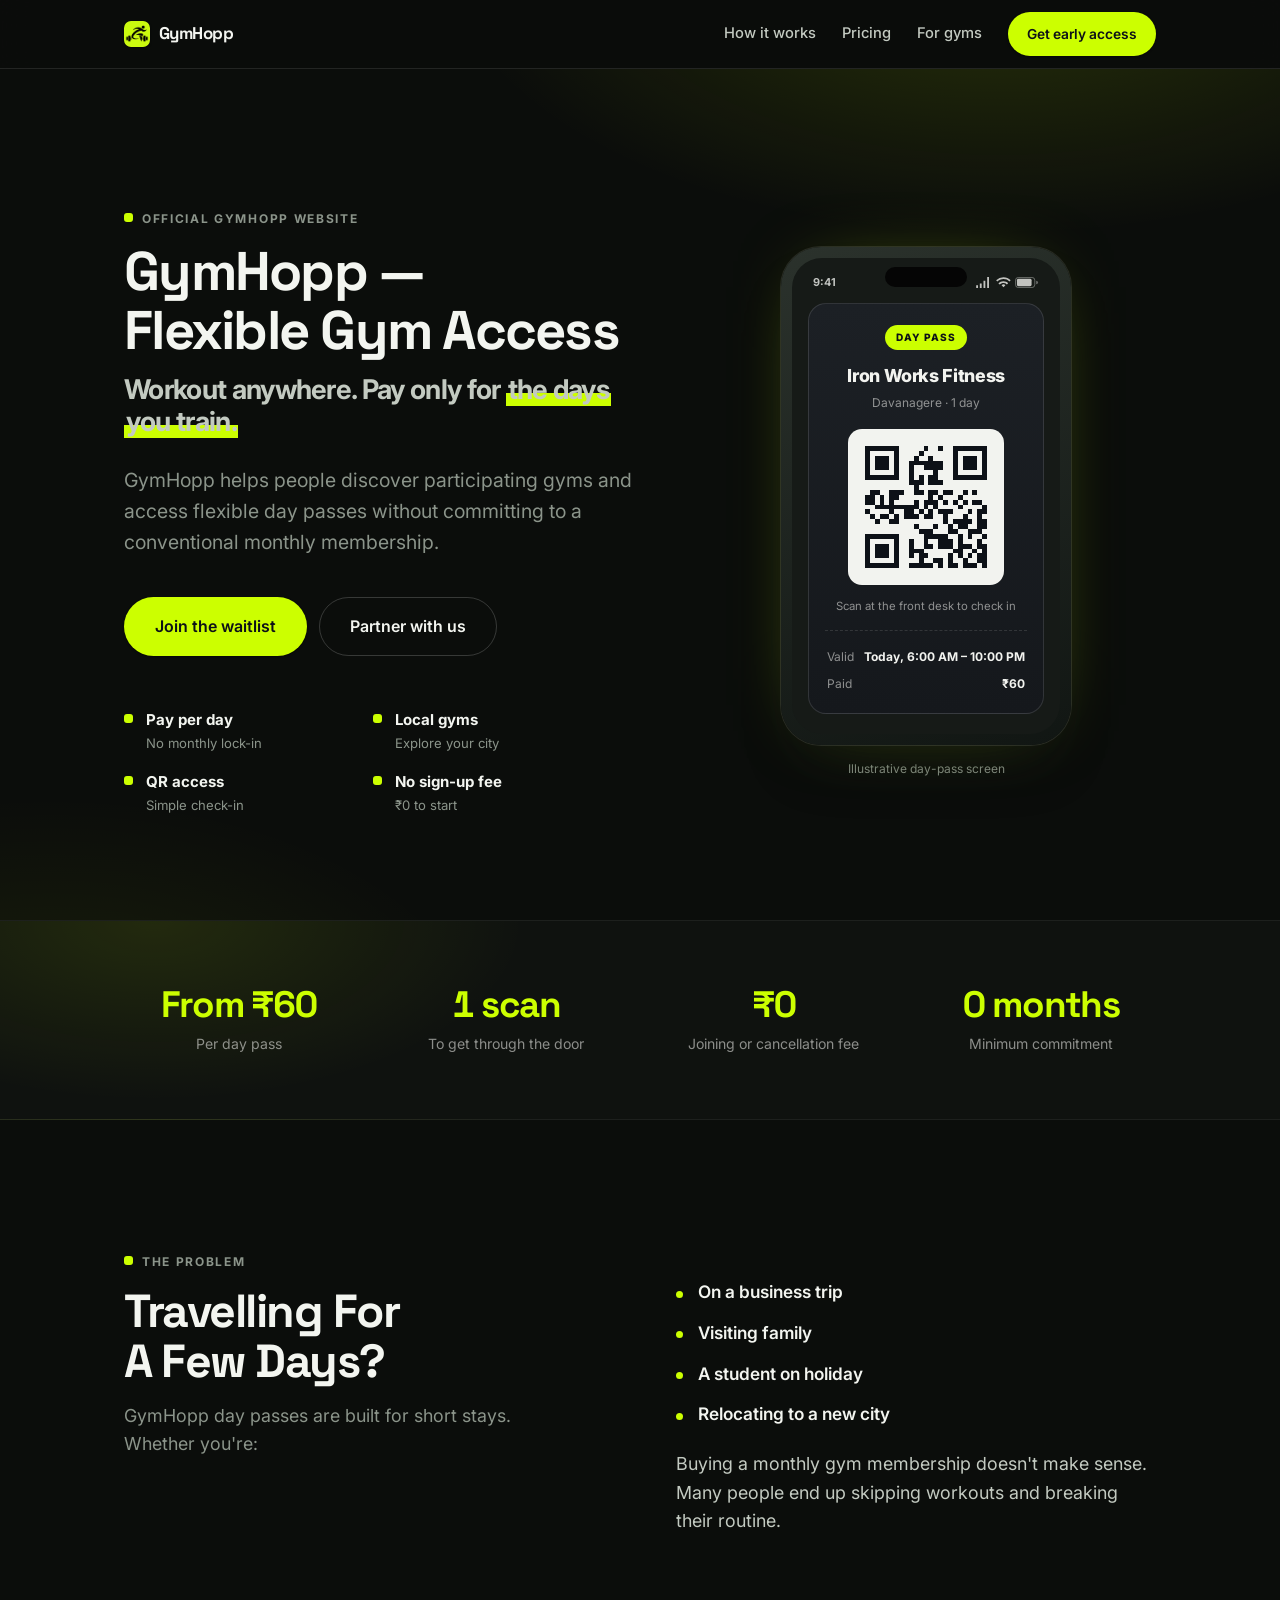
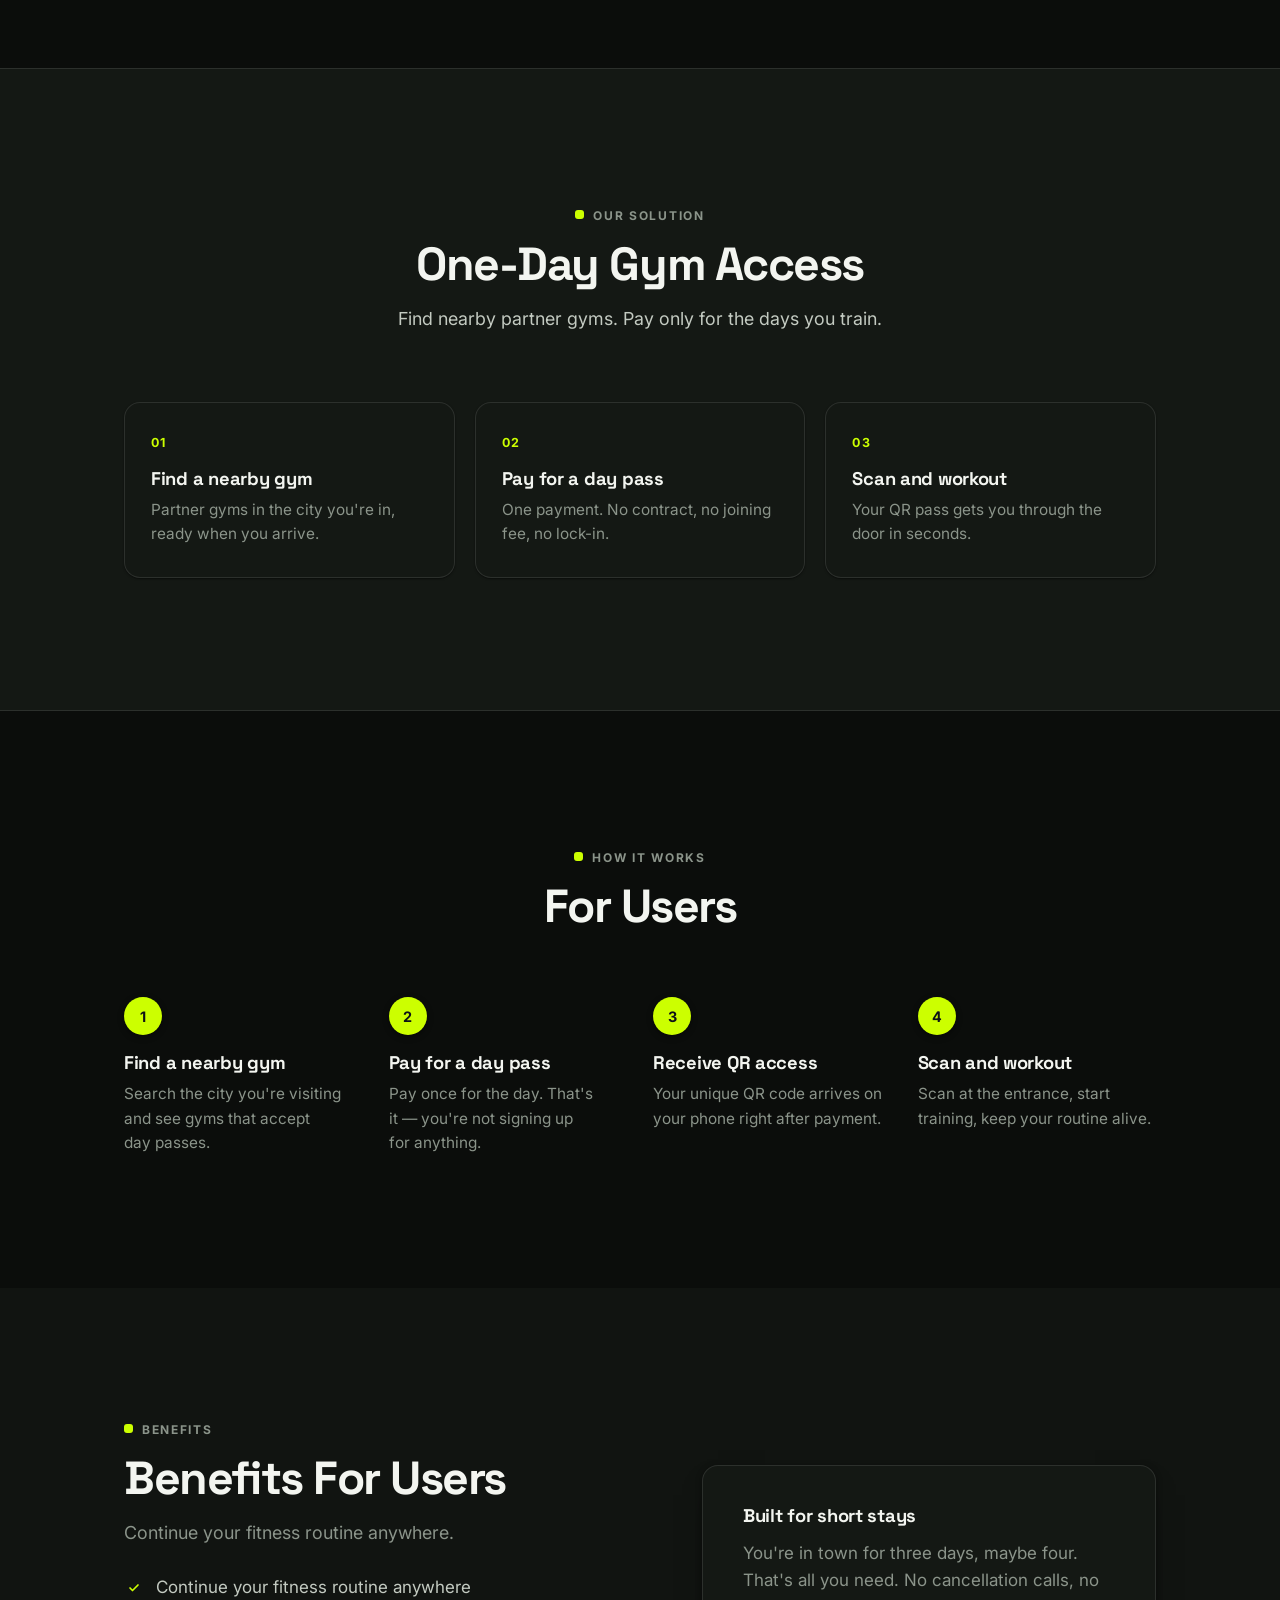
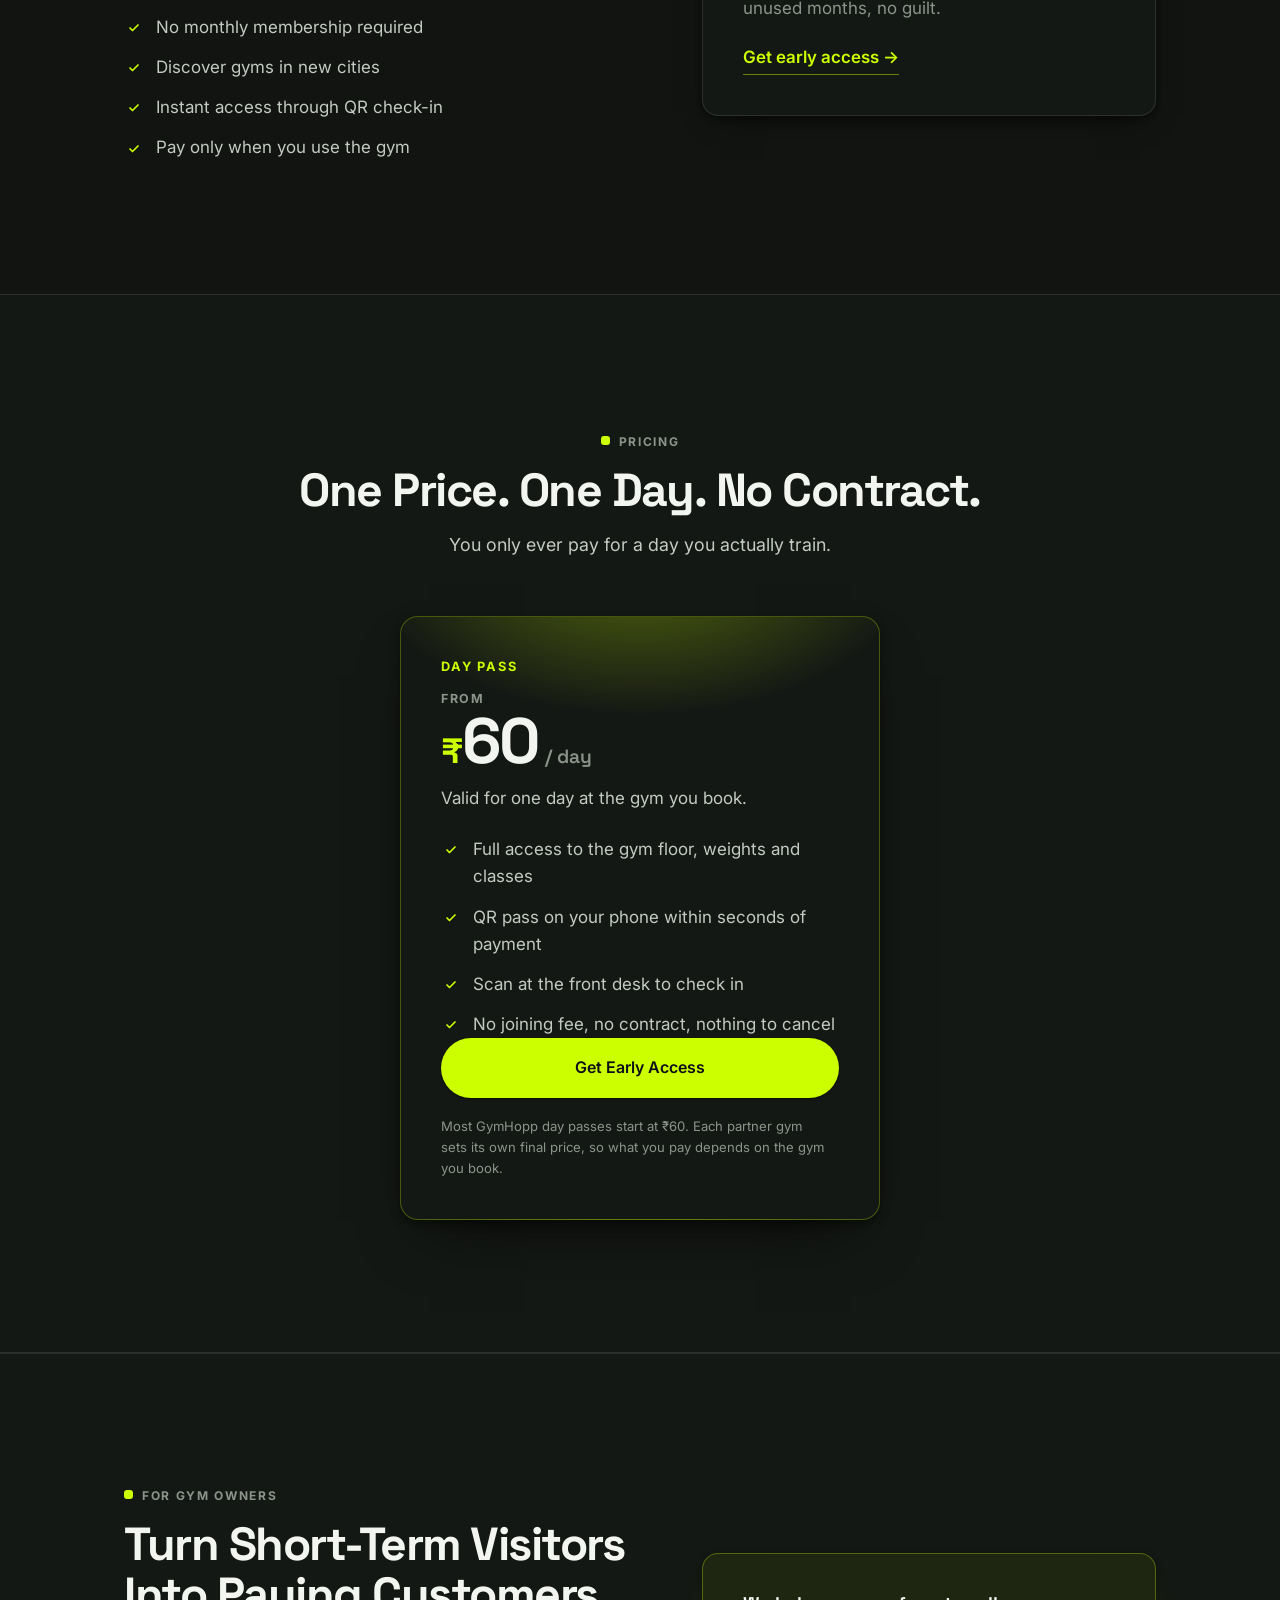
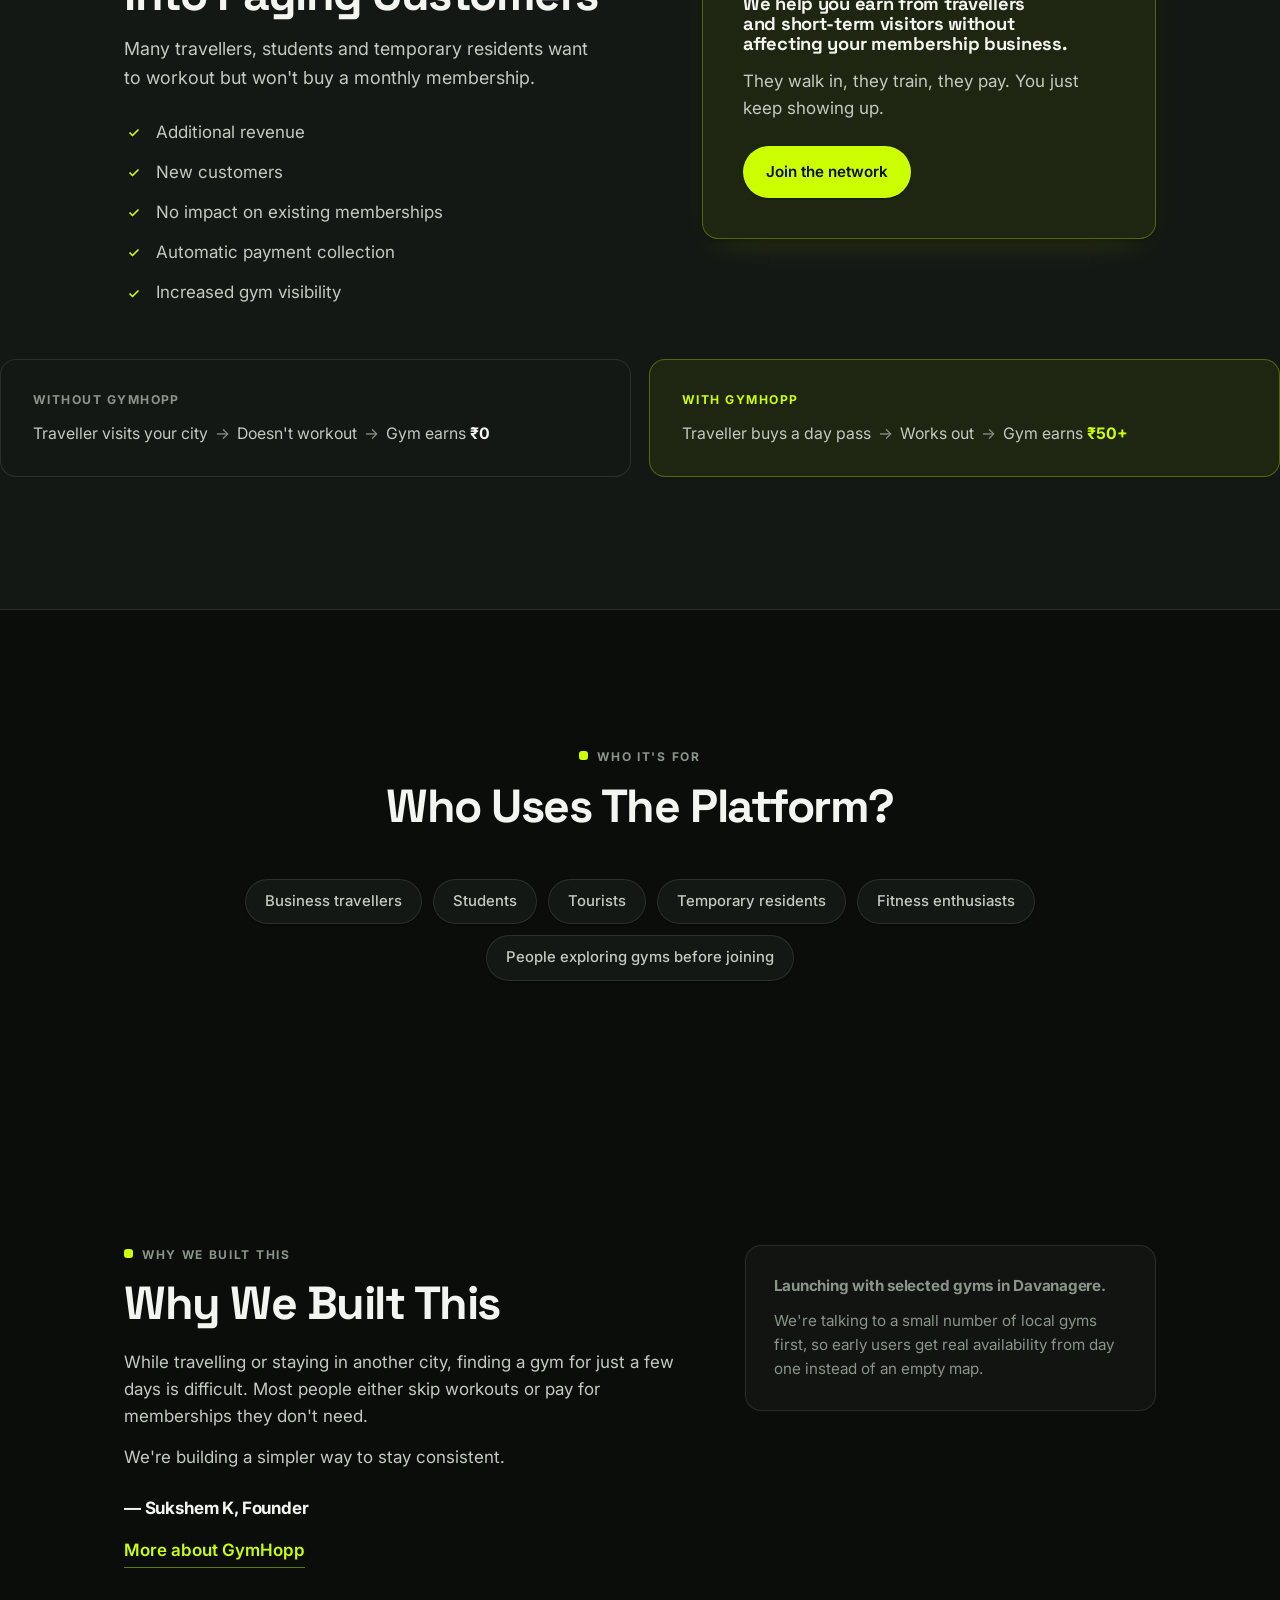
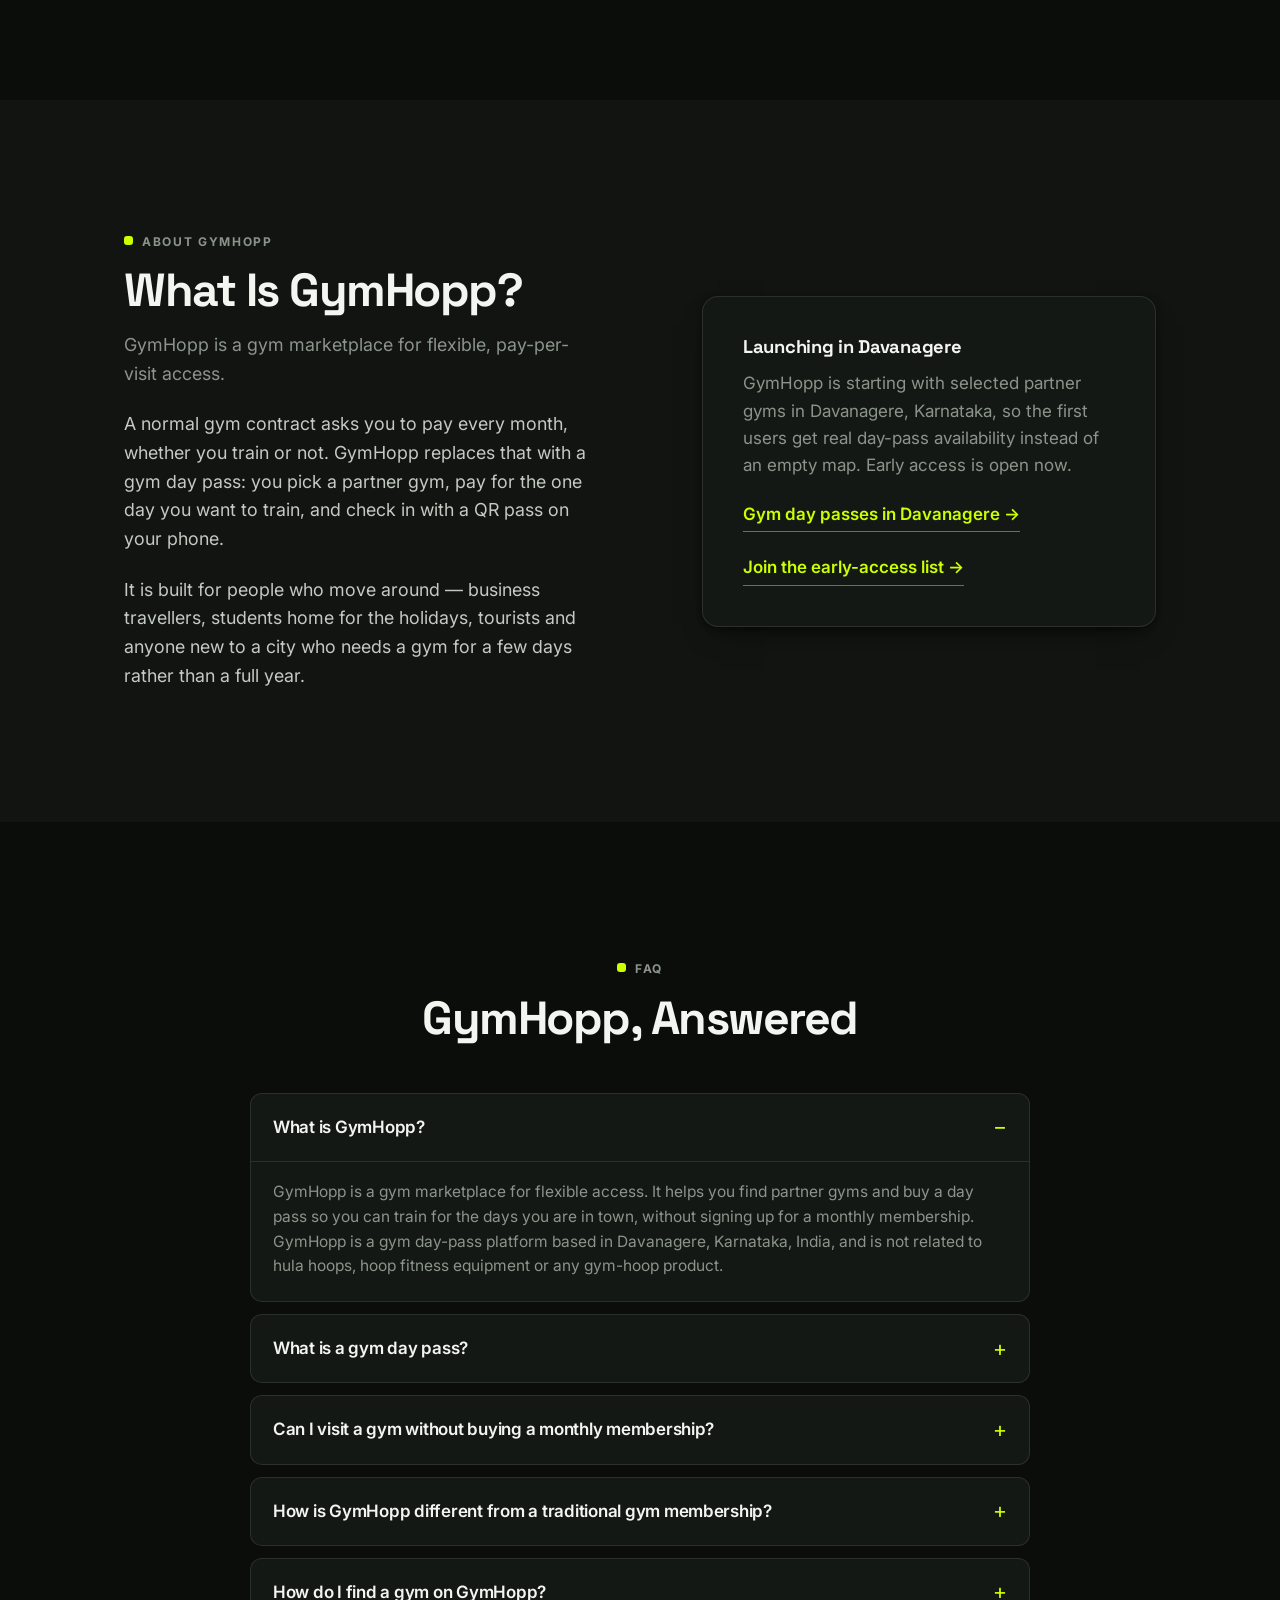
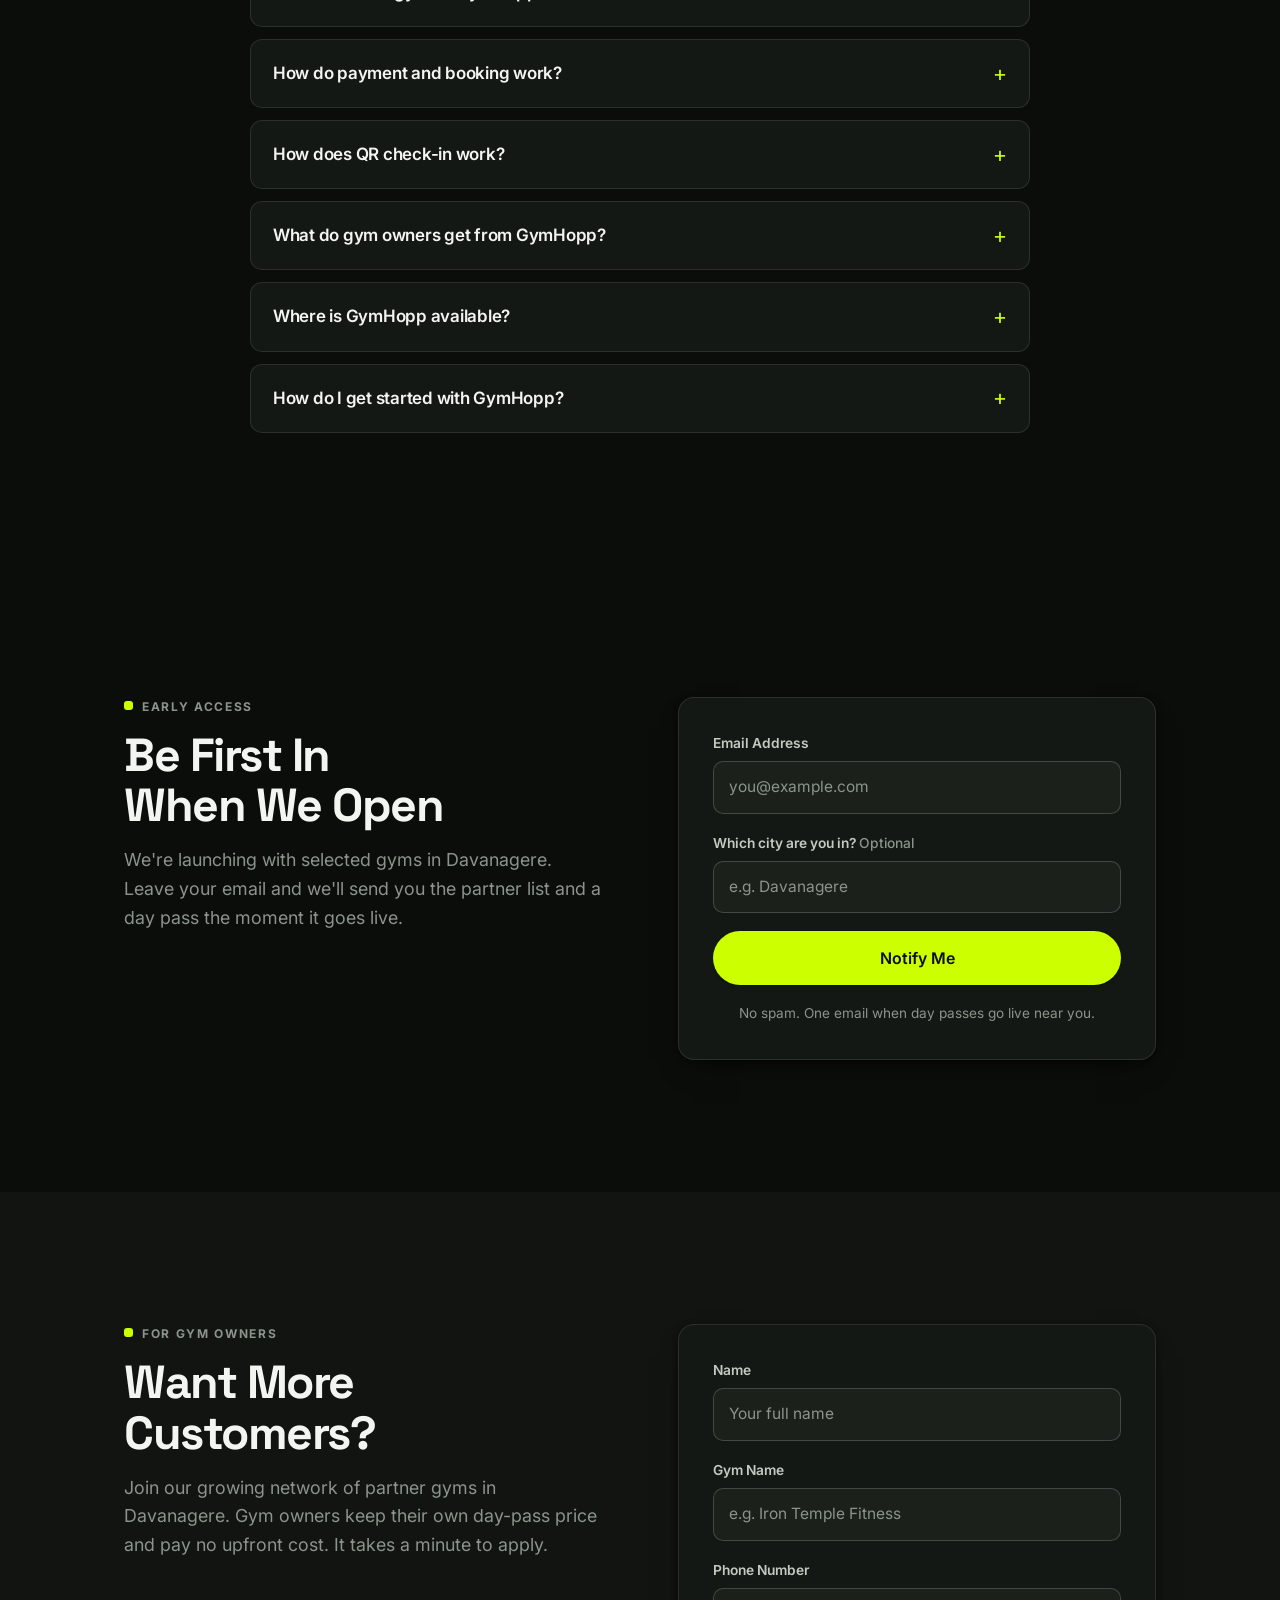
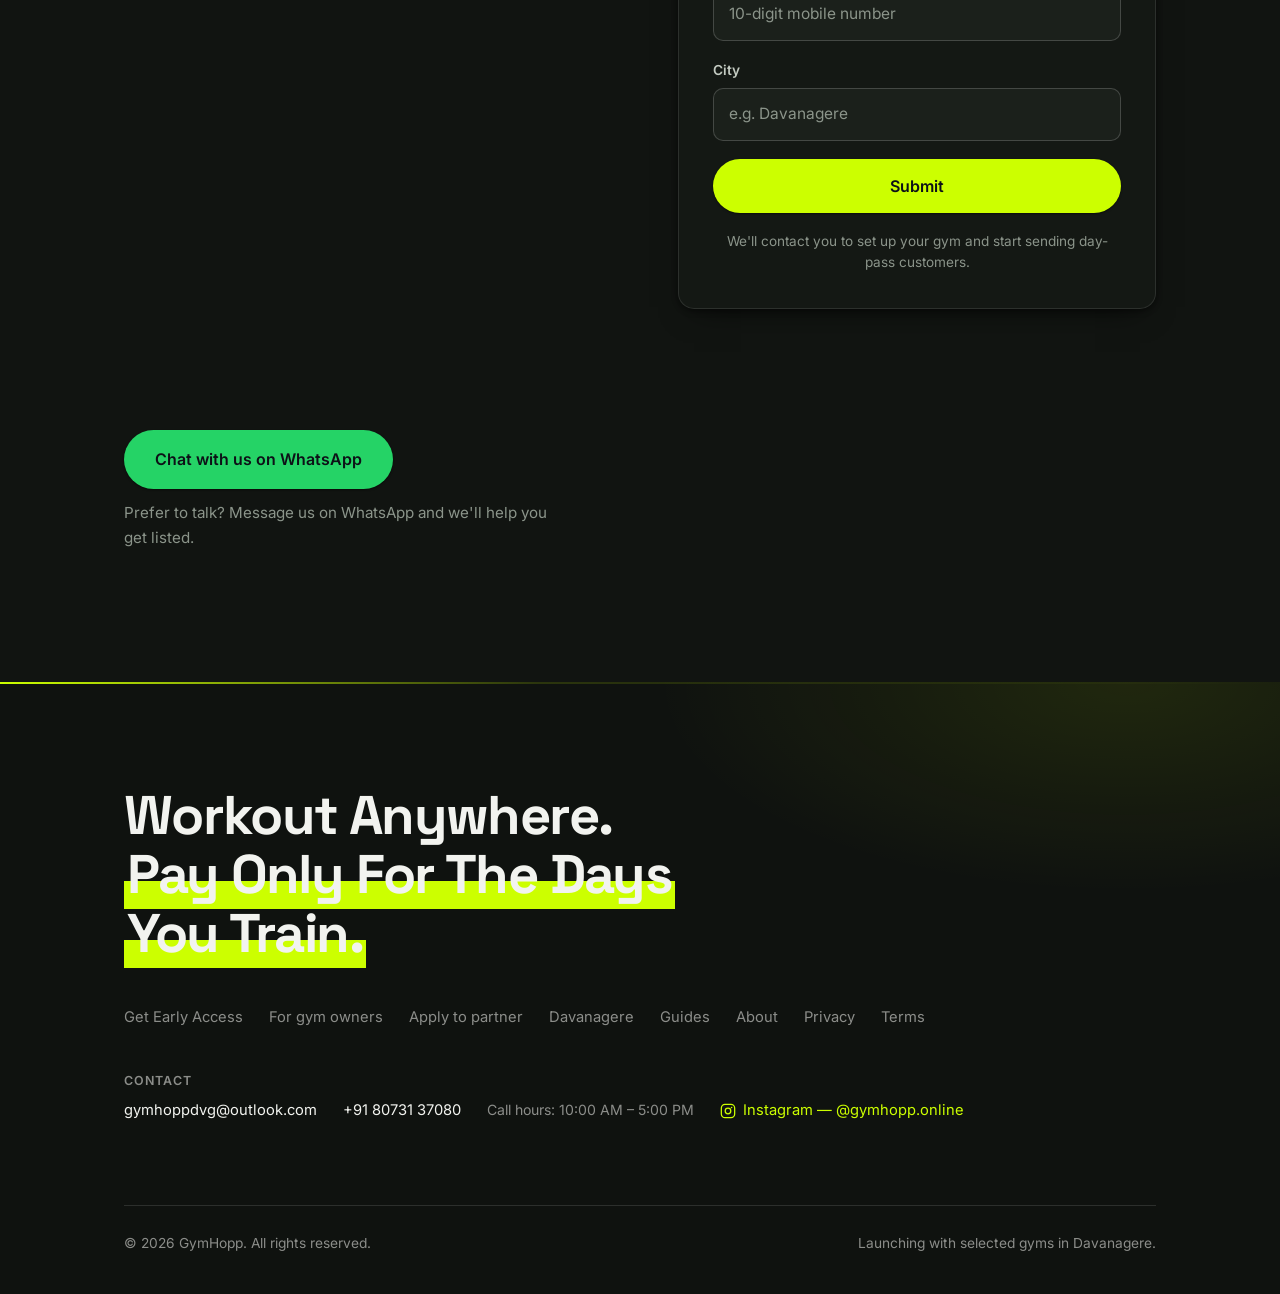
<file: index.html>
<!DOCTYPE html>
<html lang="en-IN">
<head>
<meta charset="UTF-8">
<meta name="viewport" content="width=device-width, initial-scale=1">
<title>GymHopp | Official Website for Gym Day Passes</title>
<meta name="description" content="GymHopp is the official website for flexible gym day passes. Discover participating gyms, buy a day pass and pay only for the days you train — without committing to a monthly membership. Launching in Davanagere.">
<meta name="robots" content="index, follow, max-image-preview:large, max-snippet:-1, max-video-preview:-1">
<meta name="author" content="GymHopp">
<meta name="application-name" content="GymHopp">
<meta name="geo.region" content="IN-KA">
<meta name="geo.placename" content="Davanagere">
<link rel="canonical" href="https://gymhopp.online/">
<link rel="alternate" hreflang="en-in" href="https://gymhopp.online/">
<link rel="alternate" hreflang="x-default" href="https://gymhopp.online/">

<meta property="og:type" content="website">
<meta property="og:site_name" content="GymHopp">
<meta property="og:url" content="https://gymhopp.online/">
<meta property="og:title" content="GymHopp | Official Website for Gym Day Passes">
<meta property="og:description" content="Gym day passes for travellers, students and temporary residents. Pay for the day you train, scan a QR code and get straight in.">
<meta property="og:image" content="https://gymhopp.online/gymhopp-social-preview.png">
<meta property="og:image:width" content="1200">
<meta property="og:image:height" content="630">
<meta property="og:image:alt" content="GymHopp — gym day passes and flexible gym access">
<meta property="og:locale" content="en_IN">
<meta name="twitter:card" content="summary_large_image">
<meta name="twitter:title" content="GymHopp | Official Website for Gym Day Passes">
<meta name="twitter:description" content="Gym day passes for travellers, students and temporary residents. Pay for the day you train and get straight in.">
<meta name="twitter:image" content="https://gymhopp.online/gymhopp-social-preview.png">
<meta name="twitter:image:alt" content="GymHopp — gym day passes and flexible gym access">
<meta name="theme-color" content="#0b0d0b">

<link rel="icon" href="favicon-48.png" sizes="48x48" type="image/png">
<link rel="icon" href="gymhopp-logo.png" type="image/png">
<link rel="apple-touch-icon" href="https://gymhopp.online/gymhopp-apple-touch-icon.png">
<link rel="preconnect" href="https://fonts.googleapis.com">
<link rel="preconnect" href="https://fonts.gstatic.com" crossorigin>
<link rel="stylesheet" href="https://fonts.googleapis.com/css2?family=Inter:wght@400;500;600;700;800&family=Space+Grotesk:wght@500;600;700&display=swap" rel="stylesheet">
<script>document.documentElement.className += " js";</script>
<link rel="stylesheet" href="styles.css">

<script type="application/ld+json">
{
  "@context": "https://schema.org",
  "@graph": [
    {
      "@type": "Organization",
      "@id": "https://gymhopp.online/#org",
      "name": "GymHopp",
      "alternateName": ["Gymhopp", "Gym Hop"],
      "url": "https://gymhopp.online/",
      "sameAs": ["https://www.instagram.com/gymhopp.online/"],
      "logo": {
        "@type": "ImageObject",
        "url": "https://gymhopp.online/gymhopp-app-icon.png",
        "width": 512,
        "height": 512
      },
      "image": "https://gymhopp.online/gymhopp-social-preview.png",
      "description": "GymHopp is a gym marketplace that lets people buy day passes and pay per visit instead of committing to a monthly gym membership.",
      "disambiguatingDescription": "GymHopp is a gym day-pass platform in Davanagere, Karnataka, India. It is not a hula hoop, hoop fitness or gym-hoop equipment brand.",
      "slogan": "Workout anywhere. Pay only for the days you train.",
      "founder": {
        "@type": "Person",
        "@id": "https://gymhopp.online/about.html#founder",
        "name": "Sukshem K",
        "jobTitle": "Founder",
        "sameAs": ["https://www.linkedin.com/in/sukshem-k-3b985a398"]
      },
      "foundingDate": "2026",
      "foundingLocation": { "@type": "Place", "name": "Davanagere, Karnataka, India" },
      "areaServed": [
        { "@type": "City", "name": "Davanagere" },
        { "@type": "Country", "name": "India" }
      ]
    },
    {
      "@type": "WebSite",
      "@id": "https://gymhopp.online/#website",
      "url": "https://gymhopp.online/",
      "name": "GymHopp",
      "alternateName": ["Gymhopp", "Gym Hop"],
      "description": "Official website for GymHopp — flexible gym day passes. Find participating gyms and pay only for the days you train.",
      "publisher": { "@id": "https://gymhopp.online/#org" },
      "inLanguage": "en-IN"
    },
    {
      "@type": "WebPage",
      "@id": "https://gymhopp.online/#webpage",
      "url": "https://gymhopp.online/",
      "name": "GymHopp | Official Website for Gym Day Passes",
      "isPartOf": { "@id": "https://gymhopp.online/#website" },
      "about": { "@id": "https://gymhopp.online/#org" },
      "primaryImageOfPage": {
        "@type": "ImageObject",
        "url": "https://gymhopp.online/gymhopp-social-preview.png",
        "width": 1200,
        "height": 630
      },
      "description": "Discover gyms and enjoy flexible day-pass access with GymHopp. Pay only for the days you work out instead of a monthly gym membership.",
      "inLanguage": "en-IN"
    },
    {
      "@type": "Service",
      "@id": "https://gymhopp.online/#service",
      "name": "Gym day pass",
      "serviceType": "Single-day gym access",
      "provider": { "@id": "https://gymhopp.online/#org" },
      "description": "A one-day pass to a partner gym. Pay once, check in with a QR pass and train — no membership and nothing to cancel.",
      "areaServed": { "@type": "City", "name": "Davanagere" },
      "audience": {
        "@type": "Audience",
        "audienceType": "Business travellers, students, tourists, temporary residents and people trying a gym before joining"
      }
    },
    {
      "@type": "FAQPage",
      "@id": "https://gymhopp.online/#faq",
      "isPartOf": { "@id": "https://gymhopp.online/#webpage" },
      "mainEntity": [
        {
          "@type": "Question",
          "name": "What is GymHopp?",
          "acceptedAnswer": {
            "@type": "Answer",
            "text": "GymHopp is a gym marketplace for flexible access. It helps you find partner gyms and buy a day pass so you can train for the days you are in town, without signing up for a monthly membership. GymHopp is a gym day-pass platform based in Davanagere, Karnataka, India, and is not related to hula hoops, hoop fitness equipment or any gym-hoop product."
          }
        },
        {
          "@type": "Question",
          "name": "What is a gym day pass?",
          "acceptedAnswer": {
            "@type": "Answer",
            "text": "A gym day pass gives you access to one gym for one day. You pay once for your visit, check in at the gym and train. A day pass is not a membership, it does not renew, and there is nothing to cancel."
          }
        },
        {
          "@type": "Question",
          "name": "Can I visit a gym without buying a monthly membership?",
          "acceptedAnswer": {
            "@type": "Answer",
            "text": "Yes. GymHopp exists for exactly that. You buy a single-day pass instead of a monthly membership, so you only pay for the days you actually train."
          }
        },
        {
          "@type": "Question",
          "name": "How is GymHopp different from a traditional gym membership?",
          "acceptedAnswer": {
            "@type": "Answer",
            "text": "A traditional membership is a recurring monthly commitment to one gym. GymHopp is pay-per-visit: you buy a day pass for the gym and date you want, with no joining fee, no minimum commitment and no cancellation call."
          }
        },
        {
          "@type": "Question",
          "name": "How do I find a gym on GymHopp?",
          "acceptedAnswer": {
            "@type": "Answer",
            "text": "GymHopp lists partner gyms by city, with the facilities, location and day-pass price for each one. GymHopp is launching first in Davanagere with selected partner gyms, so join the early-access list and we will send you the partner list when it goes live."
          }
        },
        {
          "@type": "Question",
          "name": "How do payment and booking work?",
          "acceptedAnswer": {
            "@type": "Answer",
            "text": "When booking is open in your city, you choose a gym and date, pay for that single day pass online, and receive a QR pass on your phone. We are onboarding our first partner gyms in Davanagere, so the earliest way to get in is the early-access list."
          }
        },
        {
          "@type": "Question",
          "name": "How does QR check-in work?",
          "acceptedAnswer": {
            "@type": "Answer",
            "text": "After you pay for a day pass, GymHopp generates a QR pass on your phone. You show it at the gym's front desk, staff scan it, and the system confirms the pass is paid and valid for that day before you train."
          }
        },
        {
          "@type": "Question",
          "name": "What do gym owners get from GymHopp?",
          "acceptedAnswer": {
            "@type": "Answer",
            "text": "Partner gyms earn extra revenue from day-pass visitors who would otherwise skip a workout. You set your own day-pass price, day passes sit alongside your existing memberships, and payouts are settled weekly to your bank account from the partner dashboard."
          }
        },
        {
          "@type": "Question",
          "name": "Where is GymHopp available?",
          "acceptedAnswer": {
            "@type": "Answer",
            "text": "GymHopp is launching first in Davanagere, Karnataka, India, with selected partner gyms. Early access is open now, and more cities will follow as we add partner gyms."
          }
        },
        {
          "@type": "Question",
          "name": "How do I get started with GymHopp?",
          "acceptedAnswer": {
            "@type": "Answer",
            "text": "Gym-goers can join the early-access list on the GymHopp homepage with their email. Gym owners can apply to become a partner gym from the For Gyms page, and we will help set up your gym before day passes go live."
          }
        }
      ]
    }
  ]
}
</script>
<!-- Analytics: no tracking script is installed yet. When you have a real
     measurement ID, paste your snippet here (Google Analytics 4, Plausible,
     Umami, etc.). Do not add a placeholder ID — it will not collect data. -->
</head>
<body>

<a class="skip-link" href="#main">Skip to content</a>

<header class="site-header">
  <div class="container header-inner">
    <a class="logo" href="#top">
      <span class="logo-mark" aria-hidden="true">
        <img src="gymhopp-logo.png" alt="" width="26" height="26">
      </span>
      <span class="logo-text">GymHopp</span>
    </a>

    <nav class="nav" id="nav" aria-label="Main">
      <a href="#how">How it works</a>
      <a href="#pricing">Pricing</a>
      <a href="for-gyms.html">For gyms</a>
      <a class="btn btn-small btn-primary" href="#waitlist">Get early access</a>
    </nav>

    <button class="nav-toggle" id="nav-toggle" aria-expanded="false" aria-controls="nav" aria-label="Toggle menu">
      <span></span><span></span><span></span>
    </button>
  </div>
</header>

<main id="main">

  <section class="hero" id="top">
    <div class="container hero-inner">
      <div class="hero-copy">
        <p class="eyebrow">Official GymHopp website</p>
        <h1 class="hero-title hero-title-stack">
          <span class="hero-title-line">GymHopp &mdash; Flexible Gym Access</span>
        </h1>
        <p class="hero-tagline">Workout anywhere. Pay only for <span class="accent">the days you train.</span></p>
        <p class="hero-sub">
          GymHopp helps people discover participating gyms and access flexible day
          passes without committing to a conventional monthly membership.
        </p>
        <div class="hero-actions">
          <a class="btn btn-primary btn-lg" href="#waitlist">Join the waitlist</a>
          <a class="btn btn-ghost btn-lg" href="for-gyms.html">Partner with us</a>
        </div>
        <ul class="hero-points">
          <li>
            <span class="point-k">Pay per day</span>
            <span class="point-v">No monthly lock-in</span>
          </li>
          <li>
            <span class="point-k">Local gyms</span>
            <span class="point-v">Explore your city</span>
          </li>
          <li>
            <span class="point-k">QR access</span>
            <span class="point-v">Simple check-in</span>
          </li>
          <li>
            <span class="point-k">No sign-up fee</span>
            <span class="point-v">&#8377;0 to start</span>
          </li>
        </ul>
      </div>

      <figure class="hero-visual reveal">
        <div class="phone">
          <div class="phone-notch" aria-hidden="true"></div>
          <div class="phone-screen">
            <div class="phone-status" aria-hidden="true">
              <span>9:41</span>
              <span class="phone-status-icons">
                <svg viewBox="0 0 18 12" width="17" height="11" aria-hidden="true"><path fill="currentColor" d="M1 9h2v3H1zm4-2h2v5H5zm4-3h2v8H9zm4-4h2v12h-2z"/></svg>
                <svg viewBox="0 0 16 12" width="15" height="11" aria-hidden="true"><path fill="currentColor" d="M8 11.2 5.9 9a3 3 0 0 1 4.2 0zM8 6.6c-1.6 0-3.1.6-4.2 1.7L2.4 6.9A7.5 7.5 0 0 1 8 4.6c2 0 3.8.8 5.1 2.1l-1.4 1.4A5.6 5.6 0 0 0 8 6.6zM8 2.2c-2.6 0-5 1-6.8 2.7L0 3.5A11.2 11.2 0 0 1 8 .2c3 0 5.7 1.2 7.8 3.3l-1.2 1.4A9.2 9.2 0 0 0 8 2.2z"/></svg>
                <svg viewBox="0 0 26 12" width="24" height="11" aria-hidden="true"><rect x=".5" y=".5" width="21" height="11" rx="3" fill="none" stroke="currentColor" opacity=".5"/><rect x="2" y="2" width="16" height="8" rx="1.6" fill="currentColor"/><path d="M23 4v4a2 2 0 0 0 0-4z" fill="currentColor" opacity=".5"/></svg>
              </span>
            </div>

            <div class="pass">
              <span class="pass-eyebrow">Day pass</span>
              <p class="pass-gym">Iron Works Fitness</p>
              <p class="pass-meta">Davanagere &middot; 1 day</p>

              <div class="pass-qr"><svg viewBox="0 0 27 27" shape-rendering="crispEdges" aria-hidden="true"><path fill="currentColor" d="M1 1h1v1h-1zM2 1h1v1h-1zM3 1h1v1h-1zM4 1h1v1h-1zM5 1h1v1h-1zM6 1h1v1h-1zM7 1h1v1h-1zM13 1h1v1h-1zM16 1h1v1h-1zM19 1h1v1h-1zM20 1h1v1h-1zM21 1h1v1h-1zM22 1h1v1h-1zM23 1h1v1h-1zM24 1h1v1h-1zM25 1h1v1h-1zM1 2h1v1h-1zM7 2h1v1h-1zM12 2h1v1h-1zM19 2h1v1h-1zM25 2h1v1h-1zM1 3h1v1h-1zM3 3h1v1h-1zM4 3h1v1h-1zM5 3h1v1h-1zM7 3h1v1h-1zM11 3h1v1h-1zM14 3h1v1h-1zM19 3h1v1h-1zM21 3h1v1h-1zM22 3h1v1h-1zM23 3h1v1h-1zM25 3h1v1h-1zM1 4h1v1h-1zM3 4h1v1h-1zM4 4h1v1h-1zM5 4h1v1h-1zM7 4h1v1h-1zM10 4h1v1h-1zM11 4h1v1h-1zM12 4h1v1h-1zM13 4h1v1h-1zM14 4h1v1h-1zM15 4h1v1h-1zM16 4h1v1h-1zM19 4h1v1h-1zM21 4h1v1h-1zM22 4h1v1h-1zM23 4h1v1h-1zM25 4h1v1h-1zM1 5h1v1h-1zM3 5h1v1h-1zM4 5h1v1h-1zM5 5h1v1h-1zM7 5h1v1h-1zM10 5h1v1h-1zM13 5h1v1h-1zM14 5h1v1h-1zM15 5h1v1h-1zM16 5h1v1h-1zM19 5h1v1h-1zM21 5h1v1h-1zM22 5h1v1h-1zM23 5h1v1h-1zM25 5h1v1h-1zM1 6h1v1h-1zM7 6h1v1h-1zM10 6h1v1h-1zM15 6h1v1h-1zM19 6h1v1h-1zM25 6h1v1h-1zM1 7h1v1h-1zM2 7h1v1h-1zM3 7h1v1h-1zM4 7h1v1h-1zM5 7h1v1h-1zM6 7h1v1h-1zM7 7h1v1h-1zM10 7h1v1h-1zM12 7h1v1h-1zM14 7h1v1h-1zM15 7h1v1h-1zM19 7h1v1h-1zM20 7h1v1h-1zM21 7h1v1h-1zM22 7h1v1h-1zM23 7h1v1h-1zM24 7h1v1h-1zM25 7h1v1h-1zM10 8h1v1h-1zM11 8h1v1h-1zM12 8h1v1h-1zM14 8h1v1h-1zM15 8h1v1h-1zM16 8h1v1h-1zM11 9h1v1h-1zM2 10h1v1h-1zM3 10h1v1h-1zM6 10h1v1h-1zM7 10h1v1h-1zM8 10h1v1h-1zM11 10h1v1h-1zM12 10h1v1h-1zM14 10h1v1h-1zM15 10h1v1h-1zM17 10h1v1h-1zM18 10h1v1h-1zM21 10h1v1h-1zM23 10h1v1h-1zM1 11h1v1h-1zM2 11h1v1h-1zM4 11h1v1h-1zM6 11h1v1h-1zM7 11h1v1h-1zM14 11h1v1h-1zM16 11h1v1h-1zM20 11h1v1h-1zM1 12h1v1h-1zM2 12h1v1h-1zM4 12h1v1h-1zM6 12h1v1h-1zM11 12h1v1h-1zM13 12h1v1h-1zM14 12h1v1h-1zM15 12h1v1h-1zM17 12h1v1h-1zM19 12h1v1h-1zM21 12h1v1h-1zM23 12h1v1h-1zM24 12h1v1h-1zM3 13h1v1h-1zM4 13h1v1h-1zM5 13h1v1h-1zM6 13h1v1h-1zM7 13h1v1h-1zM8 13h1v1h-1zM9 13h1v1h-1zM10 13h1v1h-1zM11 13h1v1h-1zM13 13h1v1h-1zM15 13h1v1h-1zM20 13h1v1h-1zM25 13h1v1h-1zM1 14h1v1h-1zM6 14h1v1h-1zM9 14h1v1h-1zM10 14h1v1h-1zM12 14h1v1h-1zM14 14h1v1h-1zM16 14h1v1h-1zM17 14h1v1h-1zM18 14h1v1h-1zM22 14h1v1h-1zM24 14h1v1h-1zM25 14h1v1h-1zM2 15h1v1h-1zM4 15h1v1h-1zM5 15h1v1h-1zM7 15h1v1h-1zM9 15h1v1h-1zM10 15h1v1h-1zM11 15h1v1h-1zM13 15h1v1h-1zM14 15h1v1h-1zM17 15h1v1h-1zM21 15h1v1h-1zM24 15h1v1h-1zM3 16h1v1h-1zM6 16h1v1h-1zM7 16h1v1h-1zM17 16h1v1h-1zM19 16h1v1h-1zM20 16h1v1h-1zM21 16h1v1h-1zM22 16h1v1h-1zM24 16h1v1h-1zM25 16h1v1h-1zM11 17h1v1h-1zM15 17h1v1h-1zM18 17h1v1h-1zM20 17h1v1h-1zM21 17h1v1h-1zM24 17h1v1h-1zM25 17h1v1h-1zM12 18h1v1h-1zM13 18h1v1h-1zM14 18h1v1h-1zM18 18h1v1h-1zM19 18h1v1h-1zM22 18h1v1h-1zM23 18h1v1h-1zM24 18h1v1h-1zM1 19h1v1h-1zM2 19h1v1h-1zM3 19h1v1h-1zM4 19h1v1h-1zM5 19h1v1h-1zM6 19h1v1h-1zM7 19h1v1h-1zM13 19h1v1h-1zM14 19h1v1h-1zM15 19h1v1h-1zM16 19h1v1h-1zM17 19h1v1h-1zM20 19h1v1h-1zM22 19h1v1h-1zM25 19h1v1h-1zM1 20h1v1h-1zM7 20h1v1h-1zM10 20h1v1h-1zM13 20h1v1h-1zM16 20h1v1h-1zM17 20h1v1h-1zM18 20h1v1h-1zM20 20h1v1h-1zM24 20h1v1h-1zM1 21h1v1h-1zM3 21h1v1h-1zM4 21h1v1h-1zM5 21h1v1h-1zM7 21h1v1h-1zM10 21h1v1h-1zM13 21h1v1h-1zM14 21h1v1h-1zM16 21h1v1h-1zM17 21h1v1h-1zM18 21h1v1h-1zM20 21h1v1h-1zM21 21h1v1h-1zM22 21h1v1h-1zM24 21h1v1h-1zM25 21h1v1h-1zM1 22h1v1h-1zM3 22h1v1h-1zM4 22h1v1h-1zM5 22h1v1h-1zM7 22h1v1h-1zM10 22h1v1h-1zM11 22h1v1h-1zM12 22h1v1h-1zM19 22h1v1h-1zM20 22h1v1h-1zM23 22h1v1h-1zM25 22h1v1h-1zM1 23h1v1h-1zM3 23h1v1h-1zM4 23h1v1h-1zM5 23h1v1h-1zM7 23h1v1h-1zM10 23h1v1h-1zM12 23h1v1h-1zM13 23h1v1h-1zM18 23h1v1h-1zM20 23h1v1h-1zM22 23h1v1h-1zM24 23h1v1h-1zM25 23h1v1h-1zM1 24h1v1h-1zM7 24h1v1h-1zM12 24h1v1h-1zM15 24h1v1h-1zM16 24h1v1h-1zM18 24h1v1h-1zM21 24h1v1h-1zM24 24h1v1h-1zM25 24h1v1h-1zM1 25h1v1h-1zM2 25h1v1h-1zM3 25h1v1h-1zM4 25h1v1h-1zM5 25h1v1h-1zM6 25h1v1h-1zM7 25h1v1h-1zM10 25h1v1h-1zM11 25h1v1h-1zM12 25h1v1h-1zM13 25h1v1h-1zM14 25h1v1h-1zM16 25h1v1h-1zM18 25h1v1h-1zM19 25h1v1h-1zM21 25h1v1h-1zM22 25h1v1h-1zM23 25h1v1h-1zM25 25h1v1h-1z"/></svg></div>

              <p class="pass-hint">Scan at the front desk to check in</p>

              <div class="pass-rule"></div>
              <div class="pass-row">
                <span>Valid</span>
                <strong>Today, 6:00 AM &ndash; 10:00 PM</strong>
              </div>
              <div class="pass-row">
                <span>Paid</span>
                <strong>&#8377;60</strong>
              </div>
            </div>
          </div>
        </div>
        <figcaption class="mock-caption">Illustrative day-pass screen</figcaption>
      </figure>
    </div>
  </section>

  <section class="stats-band" aria-label="GymHopp at a glance">
    <div class="container stats">
      <div class="stat reveal">
        <span class="stat-num">From &#8377;60</span>
        <span class="stat-label">Per day pass</span>
      </div>
      <div class="stat reveal">
        <span class="stat-num">1 scan</span>
        <span class="stat-label">To get through the door</span>
      </div>
      <div class="stat reveal">
        <span class="stat-num">&#8377;0</span>
        <span class="stat-label">Joining or cancellation fee</span>
      </div>
      <div class="stat reveal">
        <span class="stat-num">0 months</span>
        <span class="stat-label">Minimum commitment</span>
      </div>
    </div>
  </section>

  <section class="section" id="problem">
    <div class="container split">
      <div class="split-head reveal">
        <p class="eyebrow">The problem</p>
        <h2>Travelling For A Few Days?</h2>
        <p class="lede">GymHopp day passes are built for short stays. Whether you're:</p>
      </div>
      <div class="reveal">
        <ul class="ticks ticks-plain">
          <li>On a business trip</li>
          <li>Visiting family</li>
          <li>A student on holiday</li>
          <li>Relocating to a new city</li>
        </ul>
        <p class="body-lg">
          Buying a monthly gym membership doesn't make sense.
          Many people end up skipping workouts and breaking their routine.
        </p>
      </div>
    </div>
  </section>

  <section class="section section-dark" id="solution">
    <div class="container">
      <div class="centered reveal">
        <p class="eyebrow">Our solution</p>
        <h2>One-Day Gym Access</h2>
        <p class="lede lede-light">Find nearby partner gyms. Pay only for the days you train.</p>
      </div>
      <div class="pillars">
        <div class="pillar reveal">
          <span class="pillar-num">01</span>
          <h3>Find a nearby gym</h3>
          <p>Partner gyms in the city you're in, ready when you arrive.</p>
        </div>
        <div class="pillar reveal">
          <span class="pillar-num">02</span>
          <h3>Pay for a day pass</h3>
          <p>One payment. No contract, no joining fee, no lock-in.</p>
        </div>
        <div class="pillar reveal">
          <span class="pillar-num">03</span>
          <h3>Scan and workout</h3>
          <p>Your QR pass gets you through the door in seconds.</p>
        </div>
      </div>
    </div>
  </section>

  <section class="section" id="how">
    <div class="container">
      <div class="centered reveal">
        <p class="eyebrow">How it works</p>
        <h2>For Users</h2>
      </div>
      <ol class="steps">
        <li class="step reveal">
          <span class="step-num">1</span>
          <h3>Find a nearby gym</h3>
          <p>Search the city you're visiting and see gyms that accept day passes.</p>
        </li>
        <li class="step reveal">
          <span class="step-num">2</span>
          <h3>Pay for a day pass</h3>
          <p>Pay once for the day. That's it — you're not signing up for anything.</p>
        </li>
        <li class="step reveal">
          <span class="step-num">3</span>
          <h3>Receive QR access</h3>
          <p>Your unique QR code arrives on your phone right after payment.</p>
        </li>
        <li class="step reveal">
          <span class="step-num">4</span>
          <h3>Scan and workout</h3>
          <p>Scan at the entrance, start training, keep your routine alive.</p>
        </li>
      </ol>
    </div>
  </section>

  <section class="section section-soft" id="benefits">
    <div class="container two-col">
      <div class="reveal">
        <p class="eyebrow">Benefits</p>
        <h2>Benefits For Users</h2>
        <p class="lede">Continue your fitness routine anywhere.</p>
        <ul class="ticks">
          <li>Continue your fitness routine anywhere</li>
          <li>No monthly membership required</li>
          <li>Discover gyms in new cities</li>
          <li>Instant access through QR check-in</li>
          <li>Pay only when you use the gym</li>
        </ul>
      </div>

      <div class="card-feature reveal">
        <h3>Built for short stays</h3>
        <p>
          You're in town for three days, maybe four. That's all you need.
          No cancellation calls, no unused months, no guilt.
        </p>
        <a class="link-arrow" href="#waitlist">Get early access &rarr;</a>
      </div>
    </div>
  </section>

  <section class="section section-dark" id="pricing">
    <div class="container">
      <div class="centered reveal">
        <p class="eyebrow">Pricing</p>
        <h2>One Price. One Day. No Contract.</h2>
        <p class="lede lede-light">You only ever pay for a day you actually train.</p>
      </div>

      <div class="price-wrap reveal">
        <div class="price-card">
          <p class="price-name">Day Pass</p>
          <p class="price-from">From</p>
          <p class="price-amount"><span class="price-cur">&#8377;</span>60<span class="price-unit">/ day</span></p>
          <p class="price-sub">Valid for one day at the gym you book.</p>
          <ul class="ticks ticks-light price-ticks">
            <li>Full access to the gym floor, weights and classes</li>
            <li>QR pass on your phone within seconds of payment</li>
            <li>Scan at the front desk to check in</li>
            <li>No joining fee, no contract, nothing to cancel</li>
          </ul>
          <a class="btn btn-primary btn-lg btn-block" href="#waitlist">Get Early Access</a>
          <p class="price-note">
            Most GymHopp day passes start at &#8377;60. Each partner gym sets its own
            final price, so what you pay depends on the gym you book.
          </p>
        </div>
      </div>
    </div>
  </section>

  <section class="section section-dark" id="gym-benefits">
    <div class="container two-col">
      <div class="reveal">
        <p class="eyebrow">For gym owners</p>
        <h2>Turn Short-Term Visitors Into Paying Customers</h2>
        <p class="lede lede-light">
          Many travellers, students and temporary residents want to workout
          but won't buy a monthly membership.
        </p>
        <ul class="ticks ticks-light">
          <li>Additional revenue</li>
          <li>New customers</li>
          <li>No impact on existing memberships</li>
          <li>Automatic payment collection</li>
          <li>Increased gym visibility</li>
        </ul>
      </div>

      <div class="card-feature card-feature-accent reveal">
        <h3>We help you earn from travellers and short-term visitors without affecting your membership business.</h3>
        <p>They walk in, they train, they pay. You just keep showing up.</p>
        <a class="btn btn-primary" href="for-gyms.html#apply">Join the network</a>
      </div>
    </div>

    <div class="compare reveal">
      <div class="compare-col">
        <span class="compare-tag">Without GymHopp</span>
        <p class="compare-flow">Traveller visits your city <span class="arrow">&rarr;</span> Doesn't workout <span class="arrow">&rarr;</span> Gym earns <strong>&#8377;0</strong></p>
      </div>
      <div class="compare-col compare-col-accent">
        <span class="compare-tag">With GymHopp</span>
        <p class="compare-flow">Traveller buys a day pass <span class="arrow">&rarr;</span> Works out <span class="arrow">&rarr;</span> Gym earns <strong>&#8377;50+</strong></p>
      </div>
    </div>
  </section>

  <section class="section" id="who">
    <div class="container centered">
      <div class="reveal">
        <p class="eyebrow">Who it's for</p>
        <h2>Who Uses The Platform?</h2>
      </div>
      <div class="tags reveal">
        <span class="tag">Business travellers</span>
        <span class="tag">Students</span>
        <span class="tag">Tourists</span>
        <span class="tag">Temporary residents</span>
        <span class="tag">Fitness enthusiasts</span>
        <span class="tag">People exploring gyms before joining</span>
      </div>
    </div>
  </section>

  <section class="section" id="founder">
    <div class="container founder-wrap">
      <div class="reveal">
        <p class="eyebrow">Why we built this</p>
        <h2>Why We Built This</h2>
        <div class="founder-copy">
          <p>
            While travelling or staying in another city, finding a gym for just
            a few days is difficult. Most people either skip workouts or pay for
            memberships they don't need.
          </p>
          <p>
            We're building a simpler way to stay consistent.
          </p>
        </div>
        <p class="founder-sign">&mdash; Sukshem K, Founder</p>
        <p class="founder-links">
          <a class="link-arrow" href="about.html">More about GymHopp</a>
        </p>
      </div>
      <aside class="founder-note reveal">
        <p class="founder-note-lead">Launching with selected gyms in Davanagere.</p>
        <p>
          We're talking to a small number of local gyms first, so early users get
          real availability from day one instead of an empty map.
        </p>
      </aside>
    </div>
  </section>

  <section class="section section-soft" id="about">
    <div class="container two-col">
      <div class="reveal">
        <p class="eyebrow">About GymHopp</p>
        <h2>What Is GymHopp?</h2>
        <p class="lede">GymHopp is a gym marketplace for flexible, pay-per-visit access.</p>
        <p class="body-lg">
          A normal gym contract asks you to pay every month, whether you train or
          not. GymHopp replaces that with a gym day pass: you pick a partner gym,
          pay for the one day you want to train, and check in with a QR pass on
          your phone.
        </p>
        <p class="body-lg">
          It is built for people who move around &mdash; business travellers,
          students home for the holidays, tourists and anyone new to a city who
          needs a gym for a few days rather than a full year.
        </p>
      </div>

      <div class="card-feature reveal">
        <h3>Launching in Davanagere</h3>
        <p>
          GymHopp is starting with selected partner gyms in Davanagere, Karnataka,
          so the first users get real day-pass availability instead of an empty map.
          Early access is open now.
        </p>
        <a class="link-arrow" href="gyms/davanagere/">Gym day passes in Davanagere &rarr;</a>
        <a class="link-arrow" href="#waitlist">Join the early-access list &rarr;</a>
      </div>
    </div>
  </section>

  <section class="section" id="faq">
    <div class="container">
      <div class="centered reveal">
        <p class="eyebrow">FAQ</p>
        <h2>GymHopp, Answered</h2>
      </div>

      <div class="faq">
        <details class="faq-item reveal" open>
          <summary>What is GymHopp?</summary>
          <p class="faq-answer">GymHopp is a gym marketplace for flexible access. It helps you find partner gyms and buy a day pass so you can train for the days you are in town, without signing up for a monthly membership. GymHopp is a gym day-pass platform based in Davanagere, Karnataka, India, and is not related to hula hoops, hoop fitness equipment or any gym-hoop product.</p>
        </details>

        <details class="faq-item reveal">
          <summary>What is a gym day pass?</summary>
          <p class="faq-answer">A gym day pass gives you access to one gym for one day. You pay once for your visit, check in at the gym and train. A day pass is not a membership, it does not renew, and there is nothing to cancel.</p>
        </details>

        <details class="faq-item reveal">
          <summary>Can I visit a gym without buying a monthly membership?</summary>
          <p class="faq-answer">Yes. GymHopp exists for exactly that. You buy a single-day pass instead of a monthly membership, so you only pay for the days you actually train.</p>
        </details>

        <details class="faq-item reveal">
          <summary>How is GymHopp different from a traditional gym membership?</summary>
          <p class="faq-answer">A traditional membership is a recurring monthly commitment to one gym. GymHopp is pay-per-visit: you buy a day pass for the gym and date you want, with no joining fee, no minimum commitment and no cancellation call.</p>
        </details>

        <details class="faq-item reveal">
          <summary>How do I find a gym on GymHopp?</summary>
          <p class="faq-answer">GymHopp lists partner gyms by city, with the facilities, location and day-pass price for each one. GymHopp is launching first in Davanagere with selected partner gyms, so join the early-access list and we will send you the partner list when it goes live.</p>
        </details>

        <details class="faq-item reveal">
          <summary>How do payment and booking work?</summary>
          <p class="faq-answer">When booking is open in your city, you choose a gym and date, pay for that single day pass online, and receive a QR pass on your phone. We are onboarding our first partner gyms in Davanagere, so the earliest way to get in is the early-access list.</p>
        </details>

        <details class="faq-item reveal">
          <summary>How does QR check-in work?</summary>
          <p class="faq-answer">After you pay for a day pass, GymHopp generates a QR pass on your phone. You show it at the gym's front desk, staff scan it, and the system confirms the pass is paid and valid for that day before you train.</p>
        </details>

        <details class="faq-item reveal">
          <summary>What do gym owners get from GymHopp?</summary>
          <p class="faq-answer">Partner gyms earn extra revenue from day-pass visitors who would otherwise skip a workout. You set your own day-pass price, day passes sit alongside your existing memberships, and payouts are settled weekly to your bank account from the partner dashboard.</p>
        </details>

        <details class="faq-item reveal">
          <summary>Where is GymHopp available?</summary>
          <p class="faq-answer">GymHopp is launching first in Davanagere, Karnataka, India, with selected partner gyms. Early access is open now, and more cities will follow as we add partner gyms.</p>
        </details>

        <details class="faq-item reveal">
          <summary>How do I get started with GymHopp?</summary>
          <p class="faq-answer">Gym-goers can join the early-access list on the GymHopp homepage with their email. Gym owners can apply to become a partner gym from the For Gyms page, and we will help set up your gym before day passes go live.</p>
        </details>
      </div>
    </div>
  </section>

  <section class="section" id="waitlist">
    <div class="container form-wrap">
      <div class="reveal">
        <p class="eyebrow">Early access</p>
        <h2>Be First In When We Open</h2>
        <p class="lede">
          We're launching with selected gyms in Davanagere. Leave your email and
          we'll send you the partner list and a day pass the moment it goes live.
        </p>
      </div>

      <form class="form reveal" id="waitlist-form" data-form="waitlist" novalidate>
        <div class="field">
          <label for="wait-email">Email Address</label>
          <input type="email" id="wait-email" name="email" placeholder="you@example.com" autocomplete="email" required>
          <span class="error"></span>
        </div>

        <div class="field">
          <label for="wait-city">Which city are you in? <span class="optional">Optional</span></label>
          <input type="text" id="wait-city" name="city" placeholder="e.g. Davanagere" autocomplete="address-level2">
          <span class="error"></span>
        </div>

        <div class="hp" aria-hidden="true">
          <label for="wait-hp">Leave this field empty</label>
          <input type="text" id="wait-hp" name="_gotcha" tabindex="-1" autocomplete="off">
        </div>

        <button class="btn btn-primary btn-lg btn-block" type="submit">Notify Me</button>
        <p class="form-note">No spam. One email when day passes go live near you.</p>
        <p class="form-status" data-status role="status" aria-live="polite" tabindex="-1" hidden></p>
      </form>
    </div>
  </section>

  <section class="section section-soft" id="gym-owners">
    <div class="container form-wrap">
      <div class="reveal">
        <p class="eyebrow">For gym owners</p>
        <h2>Want More Customers?</h2>
        <p class="lede">
          Join our growing network of partner gyms in Davanagere. Gym owners keep their own
          day-pass price and pay no upfront cost. It takes a minute to apply.
        </p>
      </div>

      <form class="form reveal" id="partner-form" data-form="partner" novalidate>
        <div class="field">
          <label for="name">Name</label>
          <input type="text" id="name" name="name" placeholder="Your full name" autocomplete="name" required>
          <span class="error"></span>
        </div>

        <div class="field">
          <label for="gym">Gym Name</label>
          <input type="text" id="gym" name="gym" placeholder="e.g. Iron Temple Fitness" autocomplete="organization" required>
          <span class="error"></span>
        </div>

        <div class="field">
          <label for="phone">Phone Number</label>
          <input type="tel" id="phone" name="phone" placeholder="10-digit mobile number" autocomplete="tel" inputmode="numeric" required>
          <span class="error"></span>
        </div>

        <div class="field">
          <label for="city">City</label>
          <input type="text" id="city" name="city" placeholder="e.g. Davanagere" autocomplete="address-level2" required>
          <span class="error"></span>
        </div>

        <div class="hp" aria-hidden="true">
          <label for="partner-hp">Leave this field empty</label>
          <input type="text" id="partner-hp" name="_gotcha" tabindex="-1" autocomplete="off">
        </div>

        <button class="btn btn-primary btn-lg btn-block" type="submit">Submit</button>

        <p class="form-note">
          We'll contact you to set up your gym and start sending day-pass customers.
        </p>

        <p class="form-status" data-status role="status" aria-live="polite" tabindex="-1" hidden></p>
      </form>

      <div class="whatsapp-cta">
        <a class="btn btn-whatsapp btn-lg" href="https://wa.me/918073137080?text=Hi%20GymHopp%2C%20I%27d%20like%20to%20join%20as%20a%20partner%20gym." target="_blank" rel="noopener">
          Chat with us on WhatsApp
        </a>
        <p class="whatsapp-cta-text">
          Prefer to talk? Message us on WhatsApp and we'll help you get listed.
        </p>
      </div>
    </div>
  </section>

</main>

<footer class="site-footer">
  <div class="container">
    <p class="footer-tagline">
      Workout Anywhere.<br>
      <span class="accent">Pay Only For The Days You Train.</span>
    </p>

    <nav class="footer-nav" aria-label="Footer">
      <a href="#waitlist">Get Early Access</a>
      <a href="for-gyms.html">For gym owners</a>
      <a href="for-gyms.html#apply">Apply to partner</a>
      <a href="gyms/davanagere/">Davanagere</a>
      <a href="guides/">Guides</a>
      <a href="about.html">About</a>
      <a href="privacy.html">Privacy</a>
      <a href="terms.html">Terms</a>
    </nav>

    <div class="footer-contact">
      <p class="footer-contact-label">Contact</p>
      <a href="mailto:gymhoppdvg@outlook.com">gymhoppdvg@outlook.com</a>
      <a href="tel:+918073137080">+91 80731 37080</a>
      <span class="footer-contact-hours">Call hours: 10:00 AM &ndash; 5:00 PM</span>
      <a href="https://www.instagram.com/gymhopp.online/" target="_blank" rel="noopener me"><svg viewBox="0 0 24 24" fill="none" stroke="currentColor" stroke-width="1.9" stroke-linecap="round" stroke-linejoin="round" aria-hidden="true" focusable="false"><rect x="2" y="2" width="20" height="20" rx="5.5"/><circle cx="12" cy="12" r="4.2"/><circle cx="17.4" cy="6.6" r="1.15" fill="currentColor" stroke="none"/></svg>Instagram &mdash; @gymhopp.online</a>
    </div>

    <div class="footer-bottom">
      <p>&copy; <span id="year">2026</span> GymHopp. All rights reserved.</p>
      <p>Launching with selected gyms in Davanagere.</p>
    </div>
  </div>
</footer>

<script src="script.js"></script>
</body>
</html>
</file>
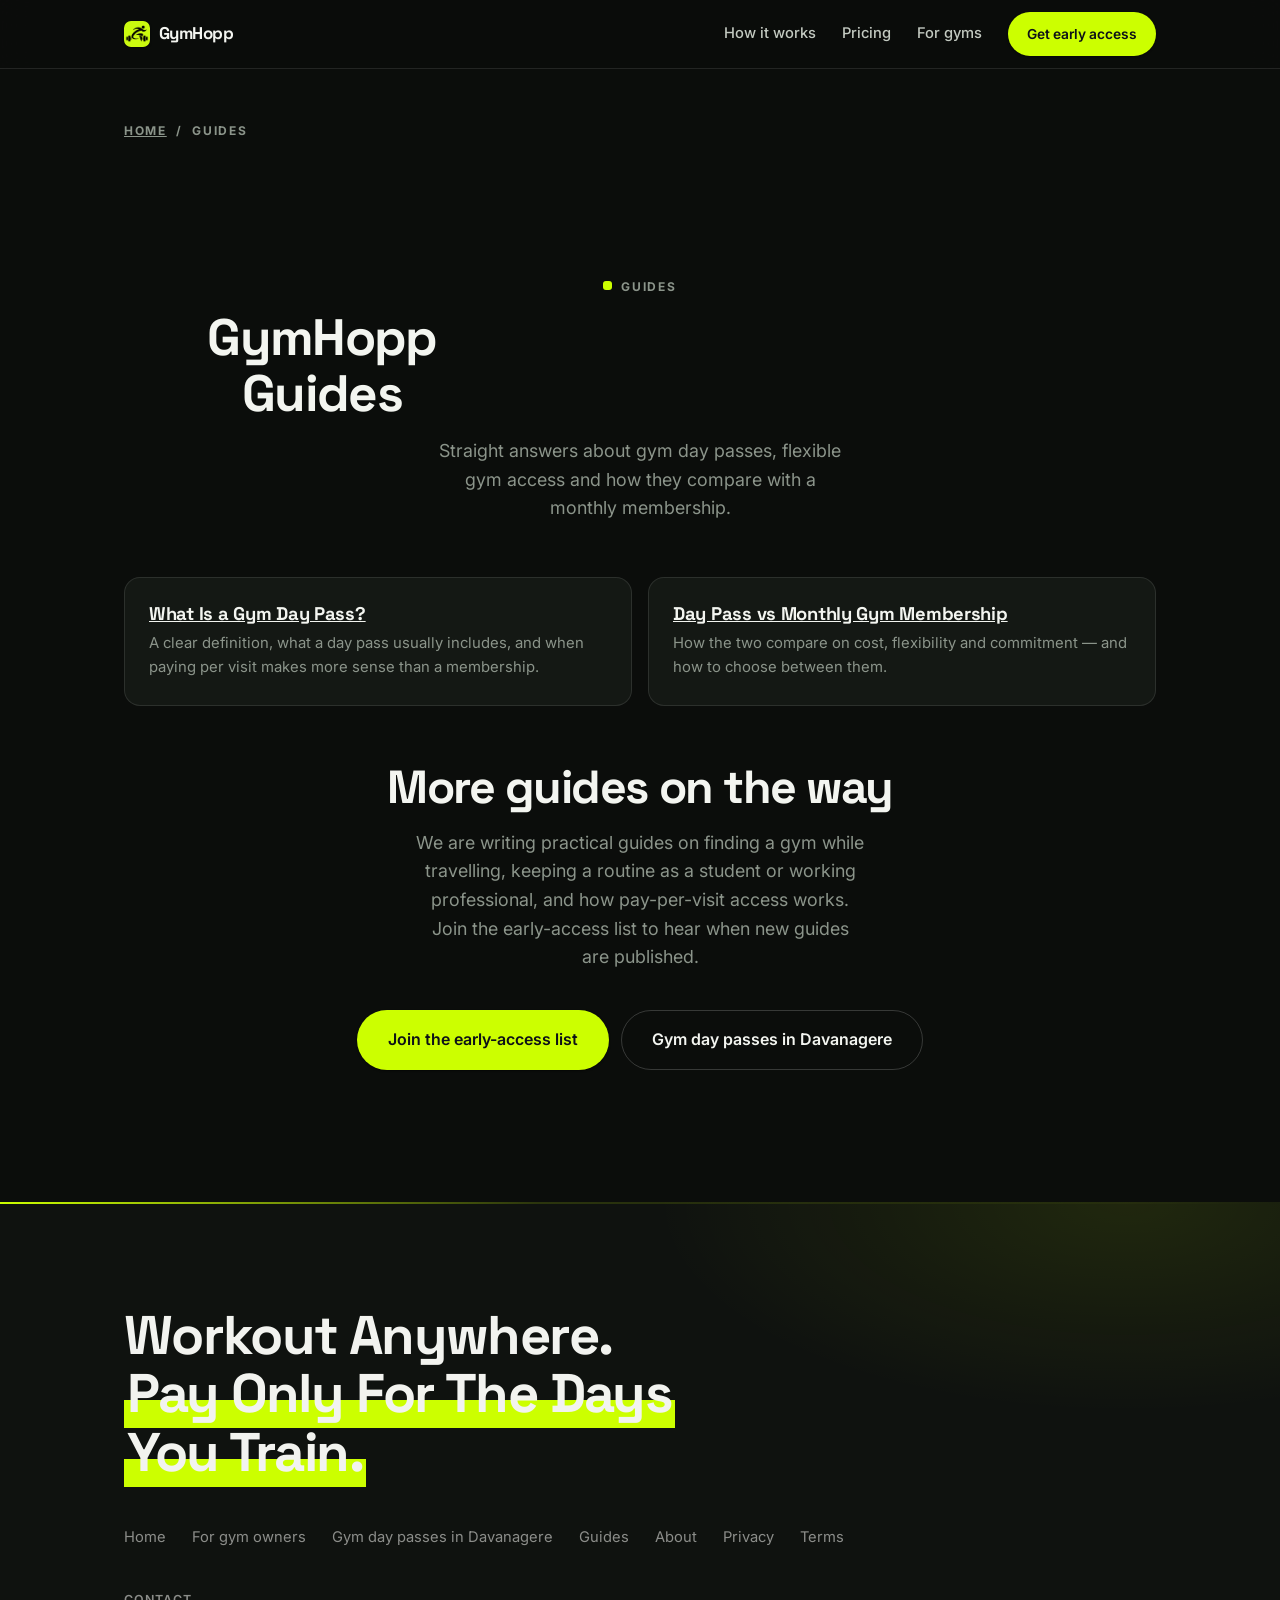
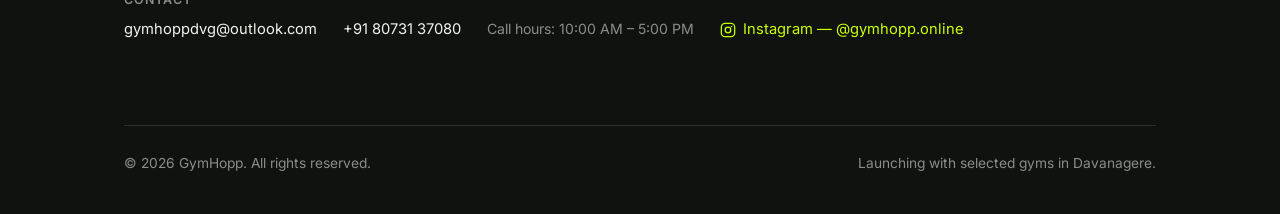
<file: guides/index.html>
<!DOCTYPE html>
<html lang="en-IN">
<head>
<meta charset="UTF-8">
<meta name="viewport" content="width=device-width, initial-scale=1">
<title>Gym Day Pass Guides &amp; Resources | GymHopp</title>
<meta name="description" content="Plain-English guides to gym day passes, flexible gym access and how they compare with monthly gym memberships. Written by the GymHopp team.">
<meta name="robots" content="index, follow, max-image-preview:large, max-snippet:-1, max-video-preview:-1">
<meta name="author" content="GymHopp">
<link rel="canonical" href="https://gymhopp.online/guides/">
<link rel="alternate" hreflang="en-in" href="https://gymhopp.online/guides/">
<link rel="alternate" hreflang="x-default" href="https://gymhopp.online/guides/">

<meta property="og:type" content="website">
<meta property="og:site_name" content="GymHopp">
<meta property="og:url" content="https://gymhopp.online/guides/">
<meta property="og:title" content="Gym Day Pass Guides &amp; Resources | GymHopp">
<meta property="og:description" content="Plain-English guides to gym day passes, flexible gym access and how they compare with monthly gym memberships.">
<meta property="og:image" content="https://gymhopp.online/gymhopp-social-preview.png">
<meta property="og:image:width" content="1200">
<meta property="og:image:height" content="630">
<meta property="og:image:alt" content="GymHopp gym day pass guides">
<meta property="og:locale" content="en_IN">
<meta name="twitter:card" content="summary_large_image">
<meta name="twitter:title" content="Gym Day Pass Guides &amp; Resources | GymHopp">
<meta name="twitter:description" content="Plain-English guides to gym day passes and flexible gym access.">
<meta name="twitter:image" content="https://gymhopp.online/gymhopp-social-preview.png">
<meta name="theme-color" content="#0b0d0b">

<link rel="icon" href="../favicon-48.png" sizes="48x48" type="image/png">
<link rel="icon" href="../gymhopp-logo.png" type="image/png">
<link rel="apple-touch-icon" href="https://gymhopp.online/gymhopp-apple-touch-icon.png">
<link rel="preconnect" href="https://fonts.googleapis.com">
<link rel="preconnect" href="https://fonts.gstatic.com" crossorigin>
<link rel="stylesheet" href="https://fonts.googleapis.com/css2?family=Inter:wght@400;500;600;700;800&family=Space+Grotesk:wght@500;600;700&display=swap" rel="stylesheet">
<script>document.documentElement.className += " js";</script>
<link rel="stylesheet" href="../styles.css">

<script type="application/ld+json">
{
  "@context": "https://schema.org",
  "@graph": [
    {
      "@type": "Organization",
      "@id": "https://gymhopp.online/#org",
      "name": "GymHopp",
      "url": "https://gymhopp.online/",
      "logo": {
        "@type": "ImageObject",
        "url": "https://gymhopp.online/gymhopp-app-icon.png",
        "width": 512,
        "height": 512
      },
      "sameAs": [
        "https://www.instagram.com/gymhopp.online/"
      ]
    },
    {
      "@type": "CollectionPage",
      "@id": "https://gymhopp.online/guides/#webpage",
      "url": "https://gymhopp.online/guides/",
      "name": "Gym Day Pass Guides & Resources | GymHopp",
      "isPartOf": {
        "@id": "https://gymhopp.online/#website"
      },
      "about": {
        "@id": "https://gymhopp.online/#org"
      },
      "description": "Plain-English guides to gym day passes, flexible gym access and how they compare with monthly gym memberships.",
      "inLanguage": "en-IN",
      "hasPart": [
        {
          "@id": "https://gymhopp.online/guides/what-is-a-gym-day-pass.html#article"
        },
        {
          "@id": "https://gymhopp.online/guides/day-pass-vs-monthly-gym-membership.html#article"
        }
      ]
    },
    {
      "@type": "BreadcrumbList",
      "@id": "https://gymhopp.online/guides/#breadcrumb",
      "itemListElement": [
        {
          "@type": "ListItem",
          "position": 1,
          "name": "Home",
          "item": "https://gymhopp.online/"
        },
        {
          "@type": "ListItem",
          "position": 2,
          "name": "Guides",
          "item": "https://gymhopp.online/guides/"
        }
      ]
    }
  ]
}
</script>
<!-- Analytics: no tracking script is installed yet. When you have a real
     measurement ID, paste your snippet here (Google Analytics 4, Plausible,
     Umami, etc.). Do not add a placeholder ID — it will not collect data. -->
</head>
<body>

<a class="skip-link" href="#main">Skip to content</a>

<header class="site-header">
  <div class="container header-inner">
    <a class="logo" href="/">
      <span class="logo-mark" aria-hidden="true">
        <img src="../gymhopp-logo.png" alt="" width="26" height="26">
      </span>
      <span class="logo-text">GymHopp</span>
    </a>

    <nav class="nav" id="nav" aria-label="Main">
      <a href="/#how">How it works</a>
      <a href="/#pricing">Pricing</a>
      <a href="../for-gyms.html">For gyms</a>
      <a class="btn btn-small btn-primary" href="/#waitlist">Get early access</a>
    </nav>

    <button class="nav-toggle" id="nav-toggle" aria-expanded="false" aria-controls="nav" aria-label="Toggle menu">
      <span></span><span></span><span></span>
    </button>
  </div>
</header>

<main id="main">

  <nav class="container" aria-label="Breadcrumb" style="padding-top:20px">
    <p class="mini-label mini-label-muted">
      <a href="/">Home</a> &nbsp;/&nbsp; <span>Guides</span>
    </p>
  </nav>

  <section class="section">
    <div class="container">
      <div class="centered reveal">
        <p class="eyebrow">Guides</p>
        <h1 class="hero-title" style="font-size:clamp(2.2rem,5vw,3.2rem)">GymHopp Guides</h1>
        <p class="lede">
          Straight answers about gym day passes, flexible gym access and how they
          compare with a monthly membership.
        </p>
      </div>

      <div class="audience">
        <div class="audience-card reveal">
          <h3><a href="what-is-a-gym-day-pass.html">What Is a Gym Day Pass?</a></h3>
          <p>A clear definition, what a day pass usually includes, and when paying per visit makes more sense than a membership.</p>
        </div>
        <div class="audience-card reveal">
          <h3><a href="day-pass-vs-monthly-gym-membership.html">Day Pass vs Monthly Gym Membership</a></h3>
          <p>How the two compare on cost, flexibility and commitment — and how to choose between them.</p>
        </div>
      </div>

      <div class="centered reveal" style="margin-top:56px">
        <h2>More guides on the way</h2>
        <p class="lede">
          We are writing practical guides on finding a gym while travelling, keeping
          a routine as a student or working professional, and how pay-per-visit access
          works. Join the early-access list to hear when new guides are published.
        </p>
        <div class="hero-actions" style="justify-content:center">
          <a class="btn btn-primary btn-lg" href="/#waitlist">Join the early-access list</a>
          <a class="btn btn-ghost btn-lg" href="../gyms/davanagere/">Gym day passes in Davanagere</a>
        </div>
      </div>
    </div>
  </section>

</main>

<footer class="site-footer">
  <div class="container">
    <p class="footer-tagline">
      Workout Anywhere.<br>
      <span class="accent">Pay Only For The Days You Train.</span>
    </p>

    <nav class="footer-nav" aria-label="Footer">
      <a href="/">Home</a>
      <a href="../for-gyms.html">For gym owners</a>
      <a href="../gyms/davanagere/">Gym day passes in Davanagere</a>
      <a href="../guides/">Guides</a>
      <a href="../about.html">About</a>
      <a href="../privacy.html">Privacy</a>
      <a href="../terms.html">Terms</a>
    </nav>

    <div class="footer-contact">
      <p class="footer-contact-label">Contact</p>
      <a href="mailto:gymhoppdvg@outlook.com">gymhoppdvg@outlook.com</a>
      <a href="tel:+918073137080">+91 80731 37080</a>
      <span class="footer-contact-hours">Call hours: 10:00 AM &ndash; 5:00 PM</span>
      <a href="https://www.instagram.com/gymhopp.online/" target="_blank" rel="noopener me"><svg viewBox="0 0 24 24" fill="none" stroke="currentColor" stroke-width="1.9" stroke-linecap="round" stroke-linejoin="round" aria-hidden="true" focusable="false"><rect x="2" y="2" width="20" height="20" rx="5.5"/><circle cx="12" cy="12" r="4.2"/><circle cx="17.4" cy="6.6" r="1.15" fill="currentColor" stroke="none"/></svg>Instagram &mdash; @gymhopp.online</a>
    </div>

    <div class="footer-bottom">
      <p>&copy; <span id="year">2026</span> GymHopp. All rights reserved.</p>
      <p>Launching with selected gyms in Davanagere.</p>
    </div>
  </div>
</footer>

<script src="../script.js"></script>
</body>
</html>
</file>
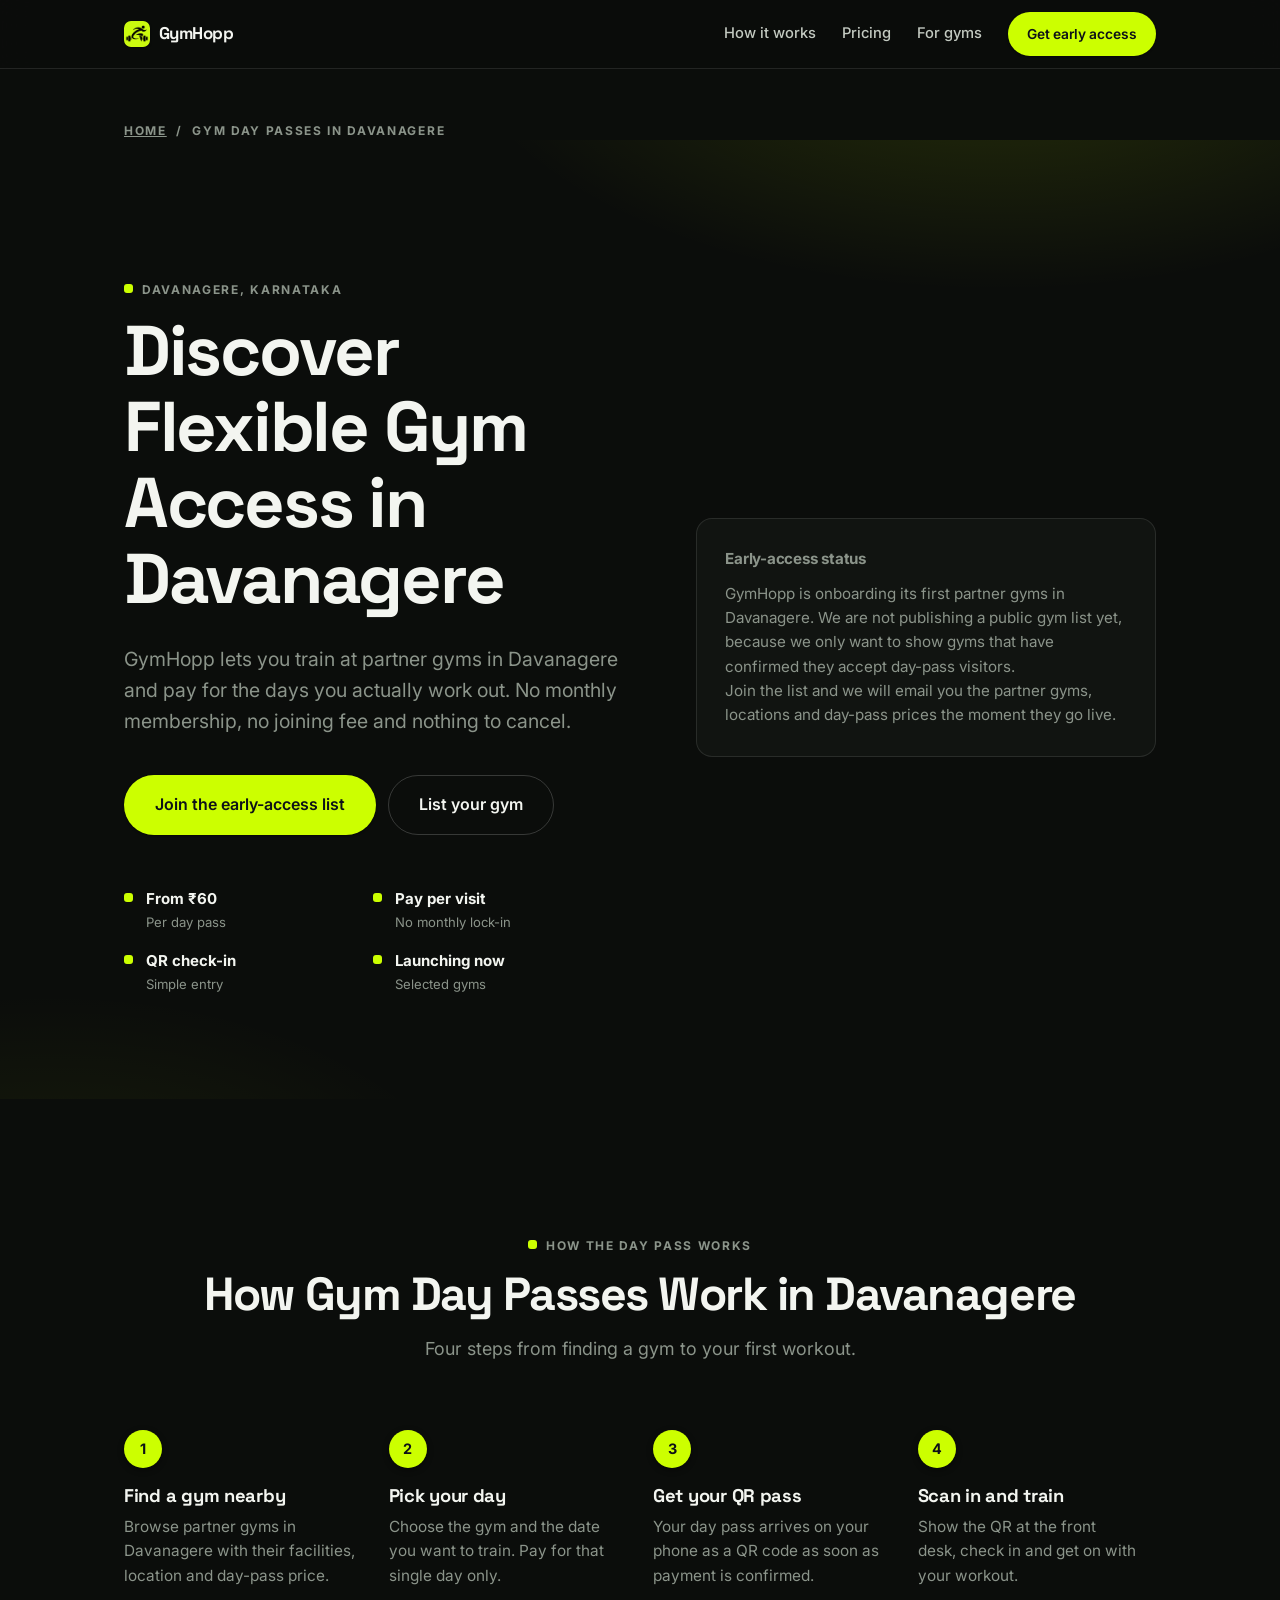
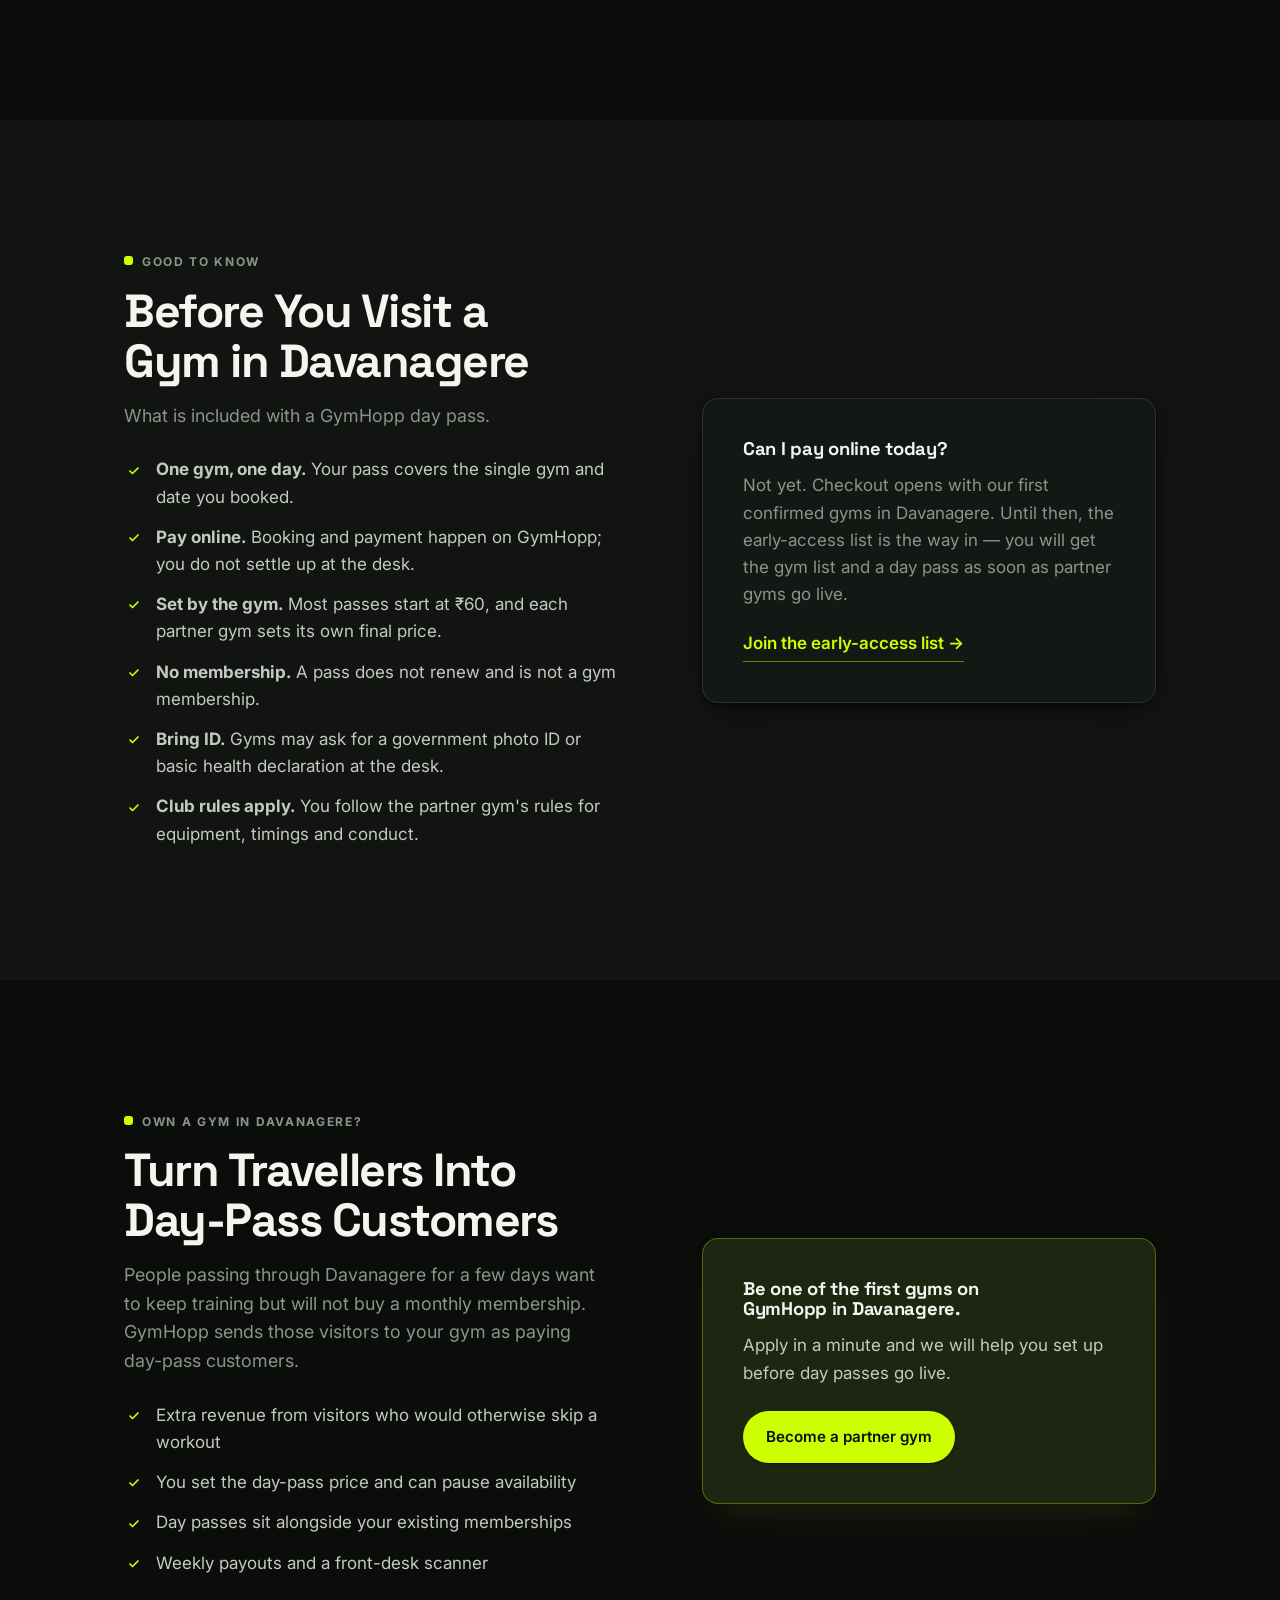
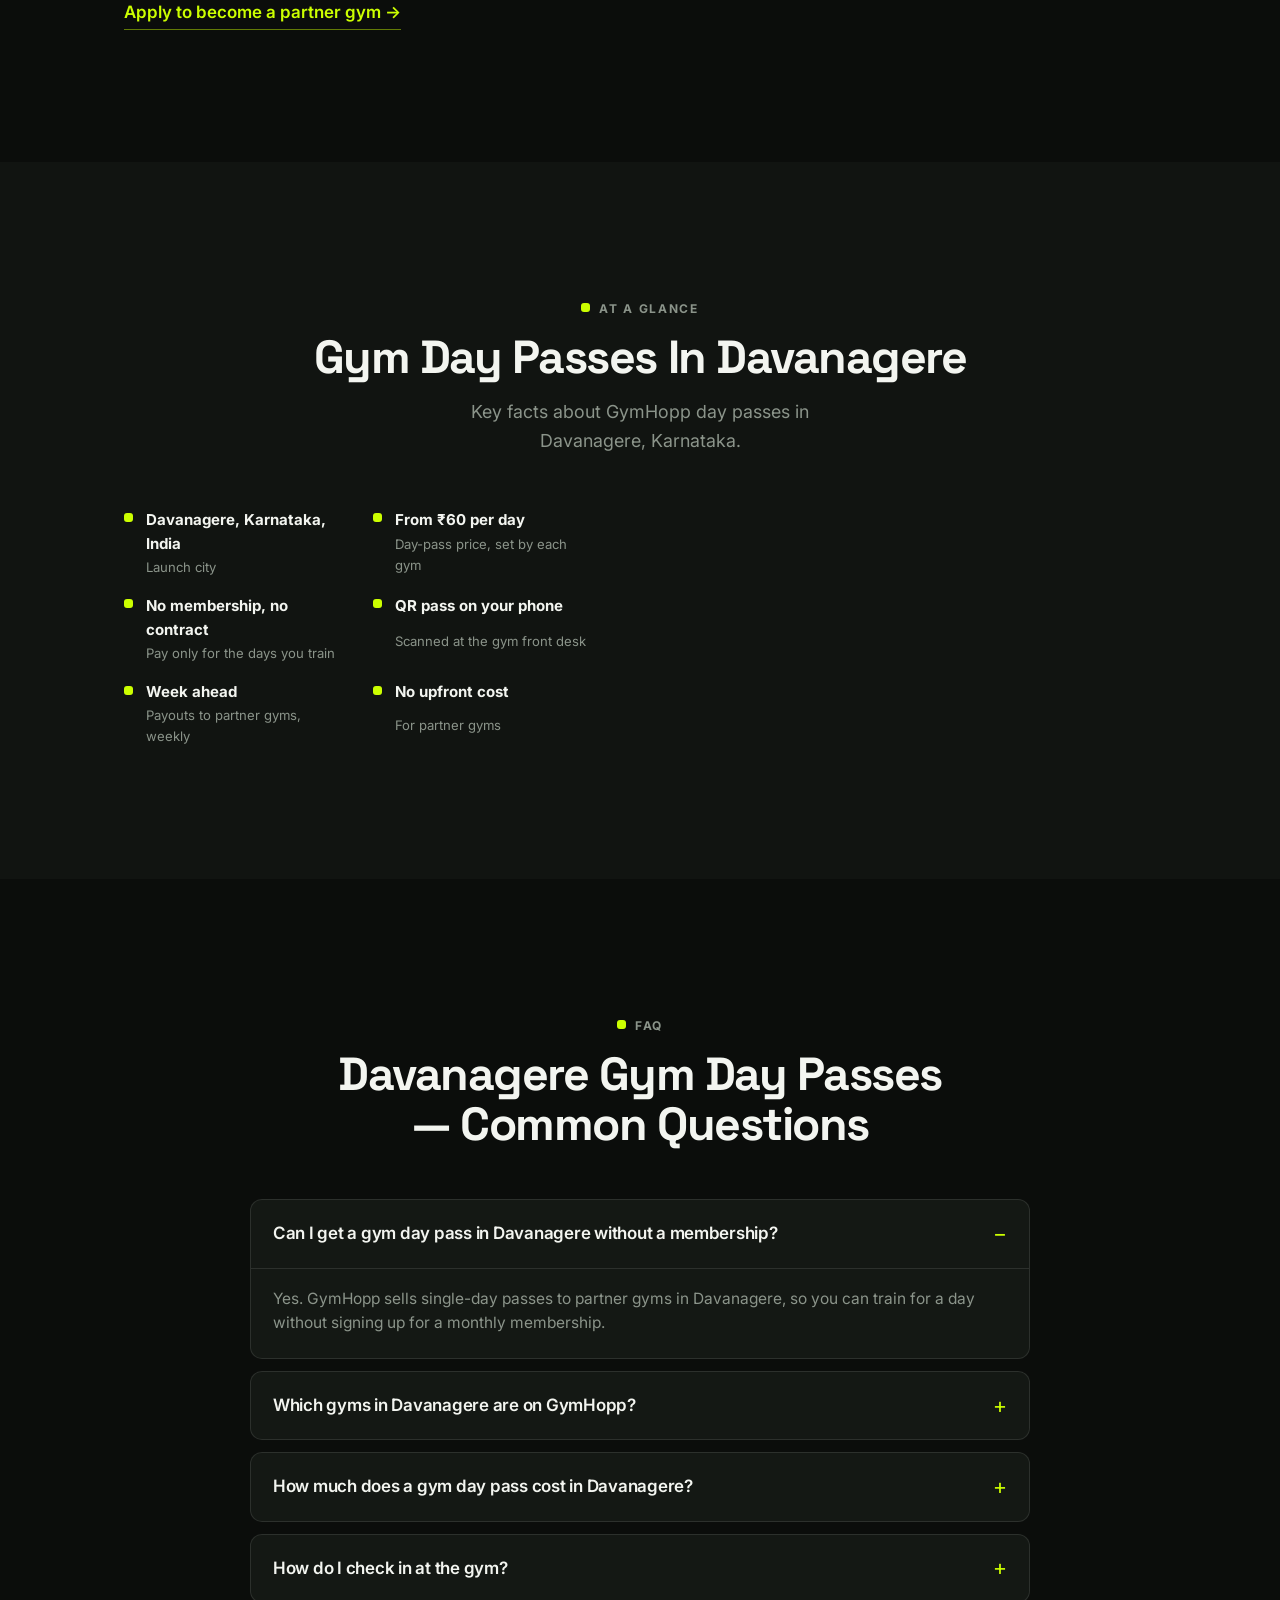
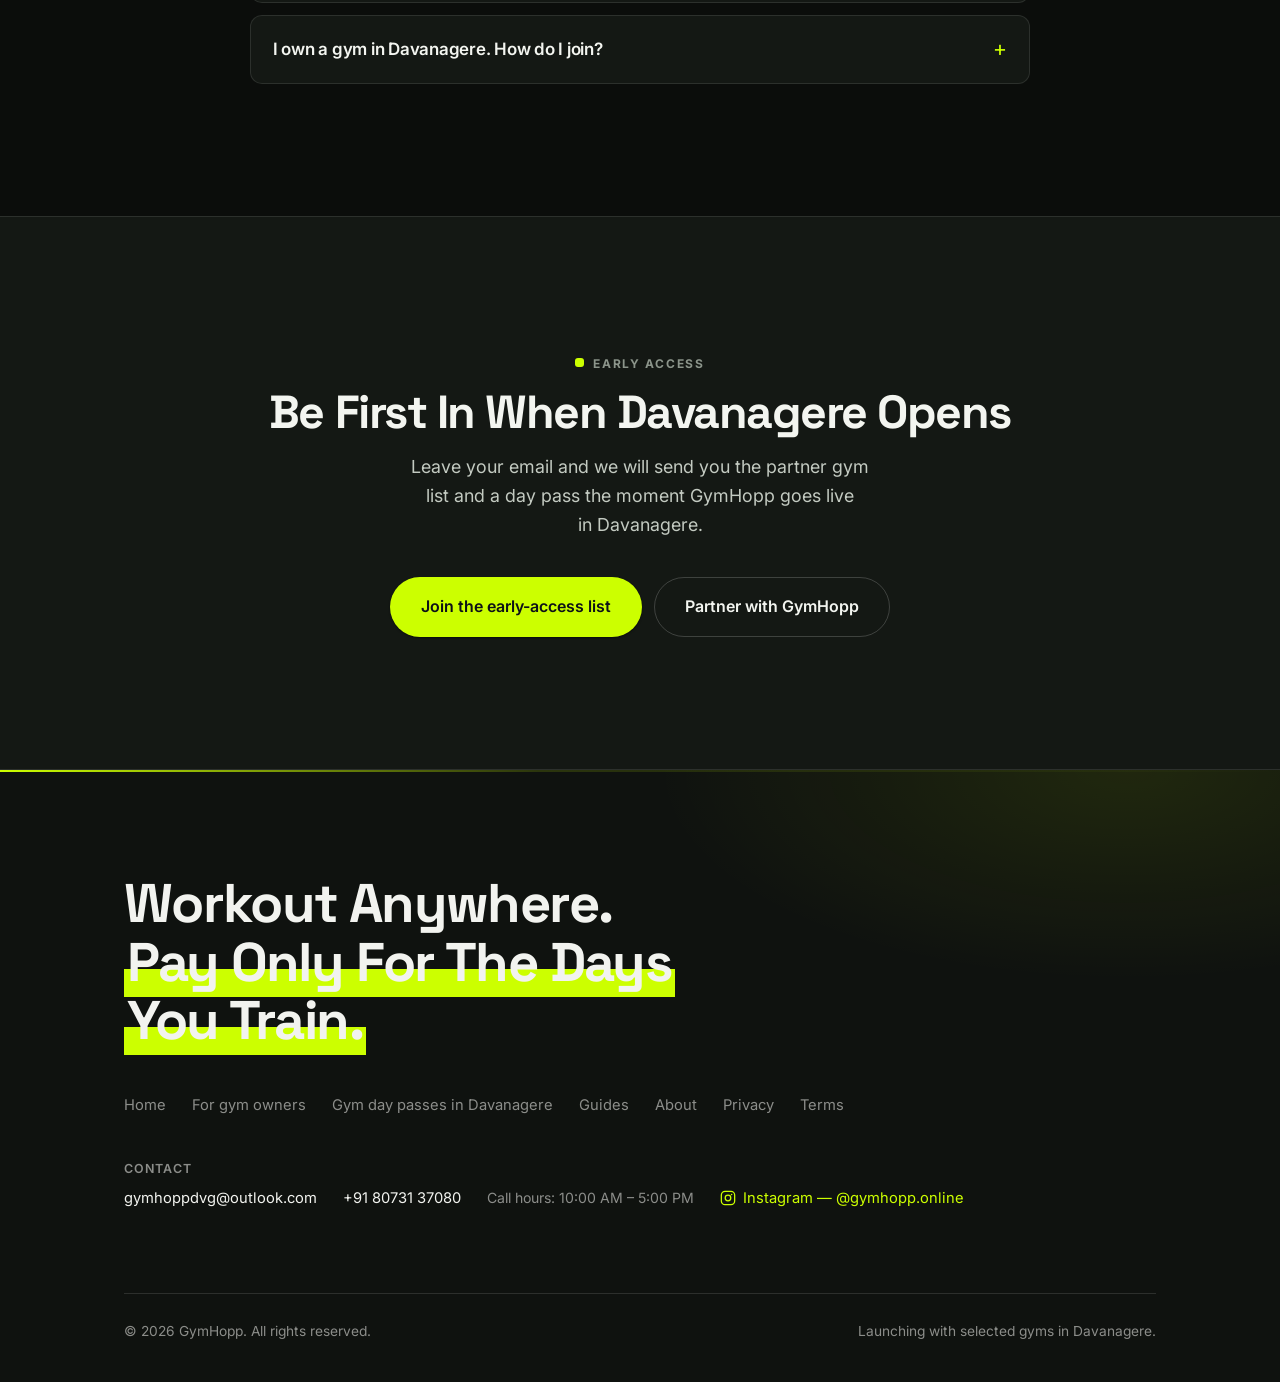
<file: gyms/davanagere/index.html>
<!DOCTYPE html>
<html lang="en-IN">
<head>
<meta charset="UTF-8">
<meta name="viewport" content="width=device-width, initial-scale=1">
<title>Gym Day Passes in Davanagere | GymHopp</title>
<meta name="description" content="Looking for a gym day pass in Davanagere? GymHopp lets you train at partner gyms and pay per visit instead of a monthly membership. Early access is open now.">
<meta name="robots" content="index, follow, max-image-preview:large, max-snippet:-1, max-video-preview:-1">
<meta name="author" content="GymHopp">
<meta name="geo.region" content="IN-KA">
<meta name="geo.placename" content="Davanagere">
<meta name="geo.position" content="14.4644;75.9218">
<meta name="ICBM" content="14.4644, 75.9218">
<link rel="canonical" href="https://gymhopp.online/gyms/davanagere/">
<link rel="alternate" hreflang="en-in" href="https://gymhopp.online/gyms/davanagere/">
<link rel="alternate" hreflang="x-default" href="https://gymhopp.online/gyms/davanagere/">

<meta property="og:type" content="website">
<meta property="og:site_name" content="GymHopp">
<meta property="og:url" content="https://gymhopp.online/gyms/davanagere/">
<meta property="og:title" content="Gym Day Passes in Davanagere | GymHopp">
<meta property="og:description" content="Train at partner gyms in Davanagere and pay per visit instead of a monthly membership. Launching with selected gyms — early access is open.">
<meta property="og:image" content="https://gymhopp.online/gymhopp-social-preview.png">
<meta property="og:image:width" content="1200">
<meta property="og:image:height" content="630">
<meta property="og:image:alt" content="GymHopp gym day passes in Davanagere">
<meta property="og:locale" content="en_IN">
<meta name="twitter:card" content="summary_large_image">
<meta name="twitter:title" content="Gym Day Passes in Davanagere | GymHopp">
<meta name="twitter:description" content="Train at partner gyms in Davanagere and pay per visit instead of a monthly membership.">
<meta name="twitter:image" content="https://gymhopp.online/gymhopp-social-preview.png">
<meta name="theme-color" content="#0b0d0b">

<link rel="icon" href="../../favicon-48.png" sizes="48x48" type="image/png">
<link rel="icon" href="../../gymhopp-logo.png" type="image/png">
<link rel="apple-touch-icon" href="https://gymhopp.online/gymhopp-apple-touch-icon.png">
<link rel="preconnect" href="https://fonts.googleapis.com">
<link rel="preconnect" href="https://fonts.gstatic.com" crossorigin>
<link rel="stylesheet" href="https://fonts.googleapis.com/css2?family=Inter:wght@400;500;600;700;800&family=Space+Grotesk:wght@500;600;700&display=swap" rel="stylesheet">
<script>document.documentElement.className += " js";</script>
<link rel="stylesheet" href="../../styles.css">

<script type="application/ld+json">
{
  "@context": "https://schema.org",
  "@graph": [
    {
      "@type": "Organization",
      "@id": "https://gymhopp.online/#org",
      "name": "GymHopp",
      "url": "https://gymhopp.online/",
      "logo": {
        "@type": "ImageObject",
        "url": "https://gymhopp.online/gymhopp-app-icon.png",
        "width": 512,
        "height": 512
      },
      "description": "GymHopp is a gym marketplace that lets people buy day passes and pay per visit instead of committing to a monthly gym membership.",
      "areaServed": [
        {
          "@type": "City",
          "name": "Davanagere"
        },
        {
          "@type": "Country",
          "name": "India"
        }
      ],
      "sameAs": [
        "https://www.instagram.com/gymhopp.online/"
      ]
    },
    {
      "@type": "WebPage",
      "@id": "https://gymhopp.online/gyms/davanagere/#webpage",
      "url": "https://gymhopp.online/gyms/davanagere/",
      "name": "Gym Day Passes in Davanagere | GymHopp",
      "isPartOf": {
        "@id": "https://gymhopp.online/#website"
      },
      "about": {
        "@id": "https://gymhopp.online/#org"
      },
      "description": "Find gym day passes in Davanagere and pay per visit instead of a monthly membership. GymHopp is launching with selected partner gyms in Davanagere.",
      "inLanguage": "en-IN"
    },
    {
      "@type": "BreadcrumbList",
      "@id": "https://gymhopp.online/gyms/davanagere/#breadcrumb",
      "itemListElement": [
        {
          "@type": "ListItem",
          "position": 1,
          "name": "Home",
          "item": "https://gymhopp.online/"
        },
        {
          "@type": "ListItem",
          "position": 2,
          "name": "Gym day passes in Davanagere",
          "item": "https://gymhopp.online/gyms/davanagere/"
        }
      ]
    },
    {
      "@type": "Service",
      "@id": "https://gymhopp.online/gyms/davanagere/#service",
      "name": "Gym day pass in Davanagere",
      "serviceType": "Single-day gym access",
      "provider": {
        "@id": "https://gymhopp.online/#org"
      },
      "description": "A one-day pass to a partner gym in Davanagere. Pay for the day you train, check in with a QR pass and skip the monthly membership.",
      "areaServed": {
        "@type": "City",
        "name": "Davanagere"
      }
    }
  ]
}
</script>
<!-- Analytics: no tracking script is installed yet. When you have a real
     measurement ID, paste your snippet here (Google Analytics 4, Plausible,
     Umami, etc.). Do not add a placeholder ID — it will not collect data. -->
</head>
<body>

<a class="skip-link" href="#main">Skip to content</a>

<header class="site-header">
  <div class="container header-inner">
    <a class="logo" href="/">
      <span class="logo-mark" aria-hidden="true">
        <img src="../../gymhopp-logo.png" alt="" width="26" height="26">
      </span>
      <span class="logo-text">GymHopp</span>
    </a>

    <nav class="nav" id="nav" aria-label="Main">
      <a href="/#how">How it works</a>
      <a href="/#pricing">Pricing</a>
      <a href="../../for-gyms.html">For gyms</a>
      <a class="btn btn-small btn-primary" href="/#waitlist">Get early access</a>
    </nav>

    <button class="nav-toggle" id="nav-toggle" aria-expanded="false" aria-controls="nav" aria-label="Toggle menu">
      <span></span><span></span><span></span>
    </button>
  </div>
</header>

<main id="main">

  <nav class="container" aria-label="Breadcrumb" style="padding-top:20px">
    <p class="mini-label mini-label-muted">
      <a href="/">Home</a> &nbsp;/&nbsp; <span>Gym day passes in Davanagere</span>
    </p>
  </nav>

  <section class="hero" id="top">
    <div class="container hero-inner">
      <div class="hero-copy">
        <p class="eyebrow">Davanagere, Karnataka</p>
        <h1 class="hero-title hero-title-wide">Discover Flexible Gym Access in Davanagere</h1>
        <p class="hero-sub">
          GymHopp lets you train at partner gyms in Davanagere and pay for the
          days you actually work out. No monthly membership, no joining fee and
          nothing to cancel.
        </p>
        <div class="hero-actions">
          <a class="btn btn-primary btn-lg" href="/#waitlist">Join the early-access list</a>
          <a class="btn btn-ghost btn-lg" href="../../for-gyms.html#apply">List your gym</a>
        </div>
        <ul class="hero-points">
          <li>
            <span class="point-k">From &#8377;60</span>
            <span class="point-v">Per day pass</span>
          </li>
          <li>
            <span class="point-k">Pay per visit</span>
            <span class="point-v">No monthly lock-in</span>
          </li>
          <li>
            <span class="point-k">QR check-in</span>
            <span class="point-v">Simple entry</span>
          </li>
          <li>
            <span class="point-k">Launching now</span>
            <span class="point-v">Selected gyms</span>
          </li>
        </ul>
      </div>

      <div class="hero-visual reveal">
        <aside class="founder-note">
          <p class="founder-note-lead">Early-access status</p>
          <p>
            GymHopp is onboarding its first partner gyms in Davanagere. We are not
            publishing a public gym list yet, because we only want to show gyms that
            have confirmed they accept day-pass visitors.
          </p>
          <p>
            Join the list and we will email you the partner gyms, locations and
            day-pass prices the moment they go live.
          </p>
        </aside>
      </div>
    </div>
  </section>

  <section class="section" id="how">
    <div class="container">
      <div class="centered reveal">
        <p class="eyebrow">How the day pass works</p>
        <h2>How Gym Day Passes Work in Davanagere</h2>
        <p class="lede">Four steps from finding a gym to your first workout.</p>
      </div>

      <ol class="steps">
        <li class="step reveal">
          <span class="step-num">1</span>
          <h3>Find a gym nearby</h3>
          <p>Browse partner gyms in Davanagere with their facilities, location and day-pass price.</p>
        </li>
        <li class="step reveal">
          <span class="step-num">2</span>
          <h3>Pick your day</h3>
          <p>Choose the gym and the date you want to train. Pay for that single day only.</p>
        </li>
        <li class="step reveal">
          <span class="step-num">3</span>
          <h3>Get your QR pass</h3>
          <p>Your day pass arrives on your phone as a QR code as soon as payment is confirmed.</p>
        </li>
        <li class="step reveal">
          <span class="step-num">4</span>
          <h3>Scan in and train</h3>
          <p>Show the QR at the front desk, check in and get on with your workout.</p>
        </li>
      </ol>
    </div>
  </section>

  <section class="section section-soft" id="details">
    <div class="container two-col">
      <div class="reveal">
        <p class="eyebrow">Good to know</p>
        <h2>Before You Visit a Gym in Davanagere</h2>
        <p class="lede">What is included with a GymHopp day pass.</p>
        <ul class="ticks">
          <li><strong>One gym, one day.</strong> Your pass covers the single gym and date you booked.</li>
          <li><strong>Pay online.</strong> Booking and payment happen on GymHopp; you do not settle up at the desk.</li>
          <li><strong>Set by the gym.</strong> Most passes start at &#8377;60, and each partner gym sets its own final price.</li>
          <li><strong>No membership.</strong> A pass does not renew and is not a gym membership.</li>
          <li><strong>Bring ID.</strong> Gyms may ask for a government photo ID or basic health declaration at the desk.</li>
          <li><strong>Club rules apply.</strong> You follow the partner gym's rules for equipment, timings and conduct.</li>
        </ul>
      </div>

      <div class="card-feature reveal">
        <h3>Can I pay online today?</h3>
        <p>
          Not yet. Checkout opens with our first confirmed gyms in Davanagere. Until
          then, the early-access list is the way in &mdash; you will get the gym list
          and a day pass as soon as partner gyms go live.
        </p>
        <a class="link-arrow" href="/#waitlist">Join the early-access list &rarr;</a>
      </div>
    </div>
  </section>

  <section class="section" id="for-gyms">
    <div class="container two-col">
      <div class="reveal">
        <p class="eyebrow">Own a gym in Davanagere?</p>
        <h2>Turn Travellers Into Day-Pass Customers</h2>
        <p class="lede">
          People passing through Davanagere for a few days want to keep training but
          will not buy a monthly membership. GymHopp sends those visitors to your gym
          as paying day-pass customers.
        </p>
        <ul class="ticks">
          <li>Extra revenue from visitors who would otherwise skip a workout</li>
          <li>You set the day-pass price and can pause availability</li>
          <li>Day passes sit alongside your existing memberships</li>
          <li>Weekly payouts and a front-desk scanner</li>
        </ul>
        <a class="link-arrow" href="../../for-gyms.html#apply">Apply to become a partner gym &rarr;</a>
      </div>

      <div class="card-feature card-feature-accent reveal">
        <h3>Be one of the first gyms on GymHopp in Davanagere.</h3>
        <p>Apply in a minute and we will help you set up before day passes go live.</p>
        <a class="btn btn-primary" href="../../for-gyms.html#apply">Become a partner gym</a>
      </div>
    </div>
  </section>

  <section class="section section-soft" id="facts">
    <div class="container">
      <div class="centered reveal">
        <p class="eyebrow">At a glance</p>
        <h2>Gym Day Passes In Davanagere</h2>
        <p class="lede">
          Key facts about GymHopp day passes in Davanagere, Karnataka.
        </p>
      </div>

      <ul class="hero-points reveal">
        <li>
          <span class="point-k">Davanagere, Karnataka, India</span>
          <span class="point-v">Launch city</span>
        </li>
        <li>
          <span class="point-k">From &#8377;60 per day</span>
          <span class="point-v">Day-pass price, set by each gym</span>
        </li>
        <li>
          <span class="point-k">No membership, no contract</span>
          <span class="point-v">Pay only for the days you train</span>
        </li>
        <li>
          <span class="point-k">QR pass on your phone</span>
          <span class="point-v">Scanned at the gym front desk</span>
        </li>
        <li>
          <span class="point-k">Week ahead</span>
          <span class="point-v">Payouts to partner gyms, weekly</span>
        </li>
        <li>
          <span class="point-k">No upfront cost</span>
          <span class="point-v">For partner gyms</span>
        </li>
      </ul>
    </div>
  </section>

  <section class="section" id="faq">
    <div class="container">
      <div class="centered reveal">
        <p class="eyebrow">FAQ</p>
        <h2>Davanagere Gym Day Passes &mdash; Common Questions</h2>
      </div>

      <div class="faq">
        <details class="faq-item reveal" open>
          <summary>Can I get a gym day pass in Davanagere without a membership?</summary>
          <p class="faq-answer">Yes. GymHopp sells single-day passes to partner gyms in Davanagere, so you can train for a day without signing up for a monthly membership.</p>
        </details>

        <details class="faq-item reveal">
          <summary>Which gyms in Davanagere are on GymHopp?</summary>
          <p class="faq-answer">We are onboarding our first partner gyms now and will publish confirmed gyms, locations and day-pass prices to early-access members. We only list gyms that have agreed to accept day-pass visitors.</p>
        </details>

        <details class="faq-item reveal">
          <summary>How much does a gym day pass cost in Davanagere?</summary>
          <p class="faq-answer">Most GymHopp day passes start at &#8377;60. Each partner gym sets its own final price, so the exact amount depends on the gym and the facilities it offers.</p>
        </details>

        <details class="faq-item reveal">
          <summary>How do I check in at the gym?</summary>
          <p class="faq-answer">After you pay, GymHopp gives you a QR pass on your phone. You show it at the gym's front desk, staff scan it, and the pass is verified before you start training.</p>
        </details>

        <details class="faq-item reveal">
          <summary>I own a gym in Davanagere. How do I join?</summary>
          <p class="faq-answer">Apply from the For Gyms page with your name, gym name, phone number and city. There is no upfront cost, you control your day-pass price, and payouts are settled weekly to your bank account.</p>
        </details>
      </div>
    </div>
  </section>

  <section class="section section-dark" id="cta">
    <div class="container centered">
      <div class="reveal">
        <p class="eyebrow">Early access</p>
        <h2>Be First In When Davanagere Opens</h2>
        <p class="lede lede-light">
          Leave your email and we will send you the partner gym list and a day pass
          the moment GymHopp goes live in Davanagere.
        </p>
        <div class="hero-actions" style="justify-content:center">
          <a class="btn btn-primary btn-lg" href="/#waitlist">Join the early-access list</a>
          <a class="btn btn-ghost btn-lg" href="../../for-gyms.html">Partner with GymHopp</a>
        </div>
      </div>
    </div>
  </section>

</main>

<footer class="site-footer">
  <div class="container">
    <p class="footer-tagline">
      Workout Anywhere.<br>
      <span class="accent">Pay Only For The Days You Train.</span>
    </p>

    <nav class="footer-nav" aria-label="Footer">
      <a href="/">Home</a>
      <a href="../../for-gyms.html">For gym owners</a>
      <a href="../../gyms/davanagere/">Gym day passes in Davanagere</a>
      <a href="../../guides/">Guides</a>
      <a href="../../about.html">About</a>
      <a href="../../privacy.html">Privacy</a>
      <a href="../../terms.html">Terms</a>
    </nav>

    <div class="footer-contact">
      <p class="footer-contact-label">Contact</p>
      <a href="mailto:gymhoppdvg@outlook.com">gymhoppdvg@outlook.com</a>
      <a href="tel:+918073137080">+91 80731 37080</a>
      <span class="footer-contact-hours">Call hours: 10:00 AM &ndash; 5:00 PM</span>
      <a href="https://www.instagram.com/gymhopp.online/" target="_blank" rel="noopener me"><svg viewBox="0 0 24 24" fill="none" stroke="currentColor" stroke-width="1.9" stroke-linecap="round" stroke-linejoin="round" aria-hidden="true" focusable="false"><rect x="2" y="2" width="20" height="20" rx="5.5"/><circle cx="12" cy="12" r="4.2"/><circle cx="17.4" cy="6.6" r="1.15" fill="currentColor" stroke="none"/></svg>Instagram &mdash; @gymhopp.online</a>
    </div>

    <div class="footer-bottom">
      <p>&copy; <span id="year">2026</span> GymHopp. All rights reserved.</p>
      <p>Launching with selected gyms in Davanagere.</p>
    </div>
  </div>
</footer>

<script src="../../script.js"></script>
</body>
</html>
</file>
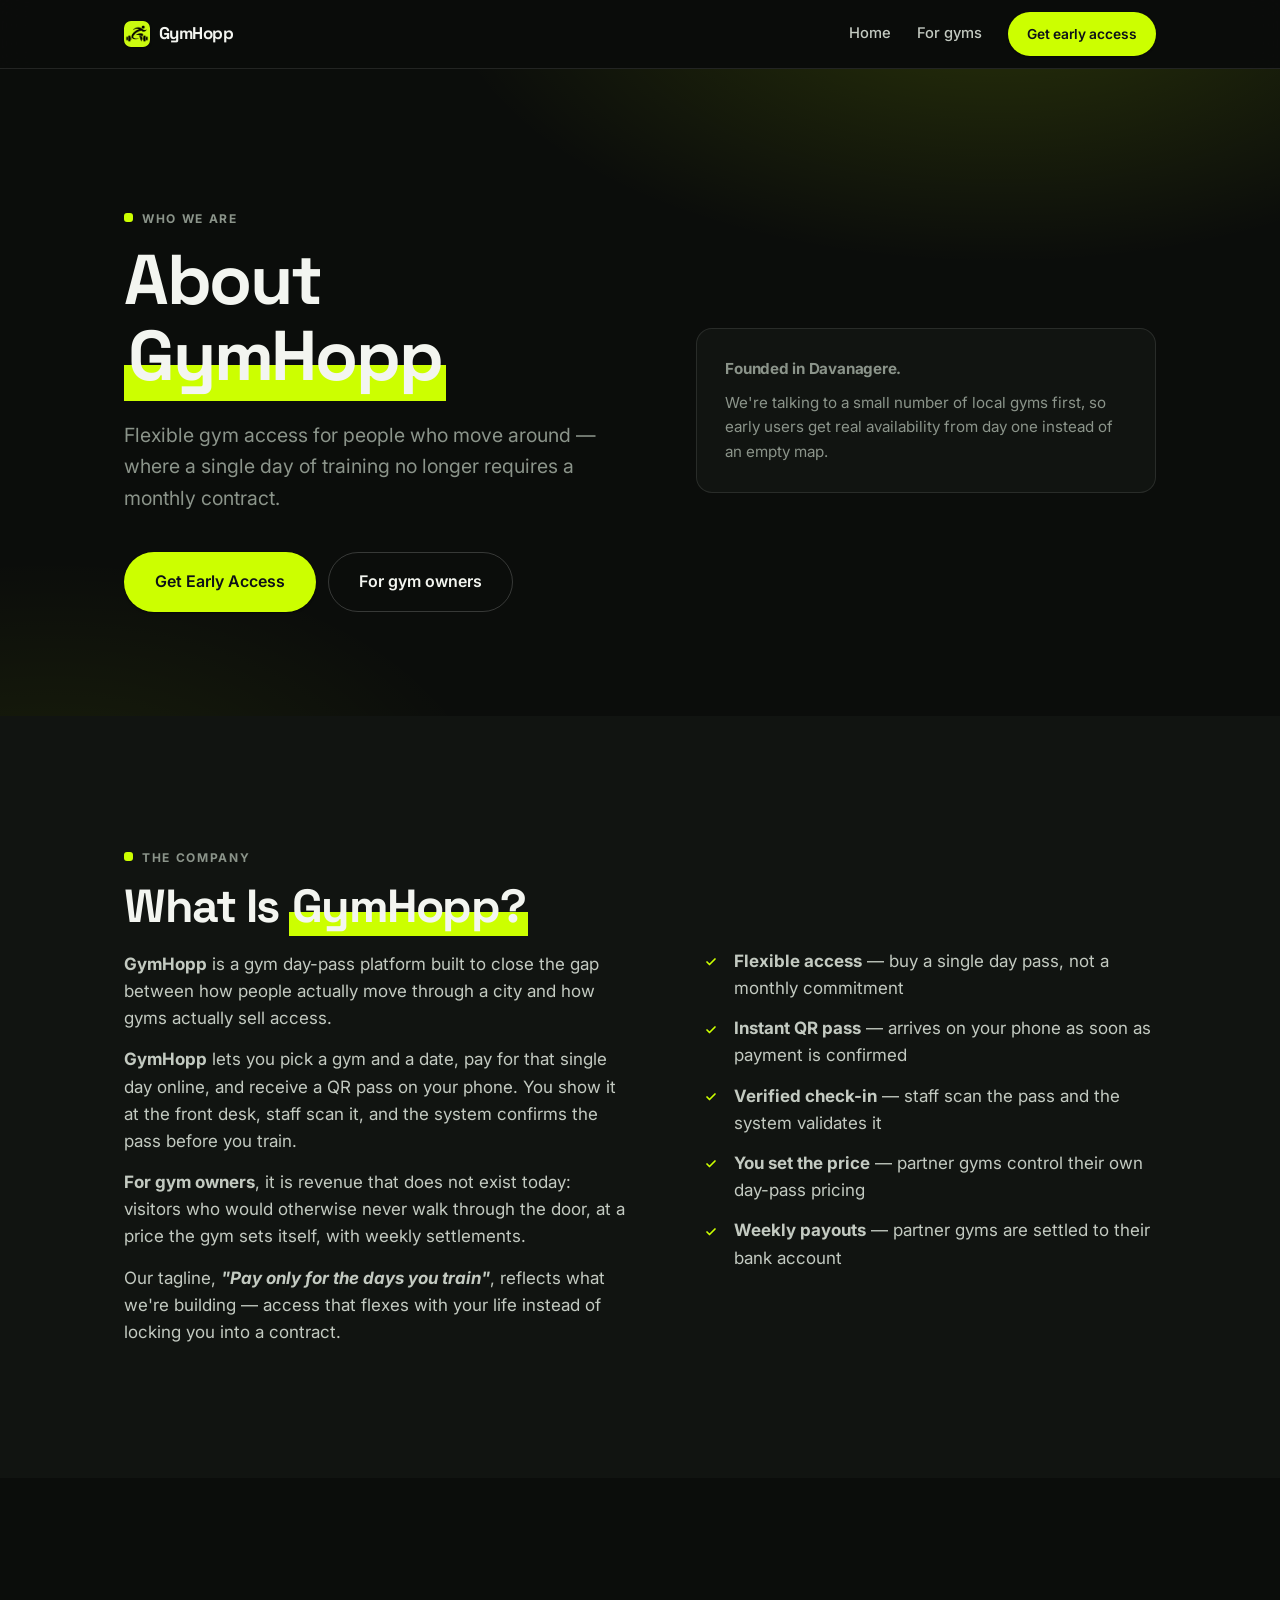
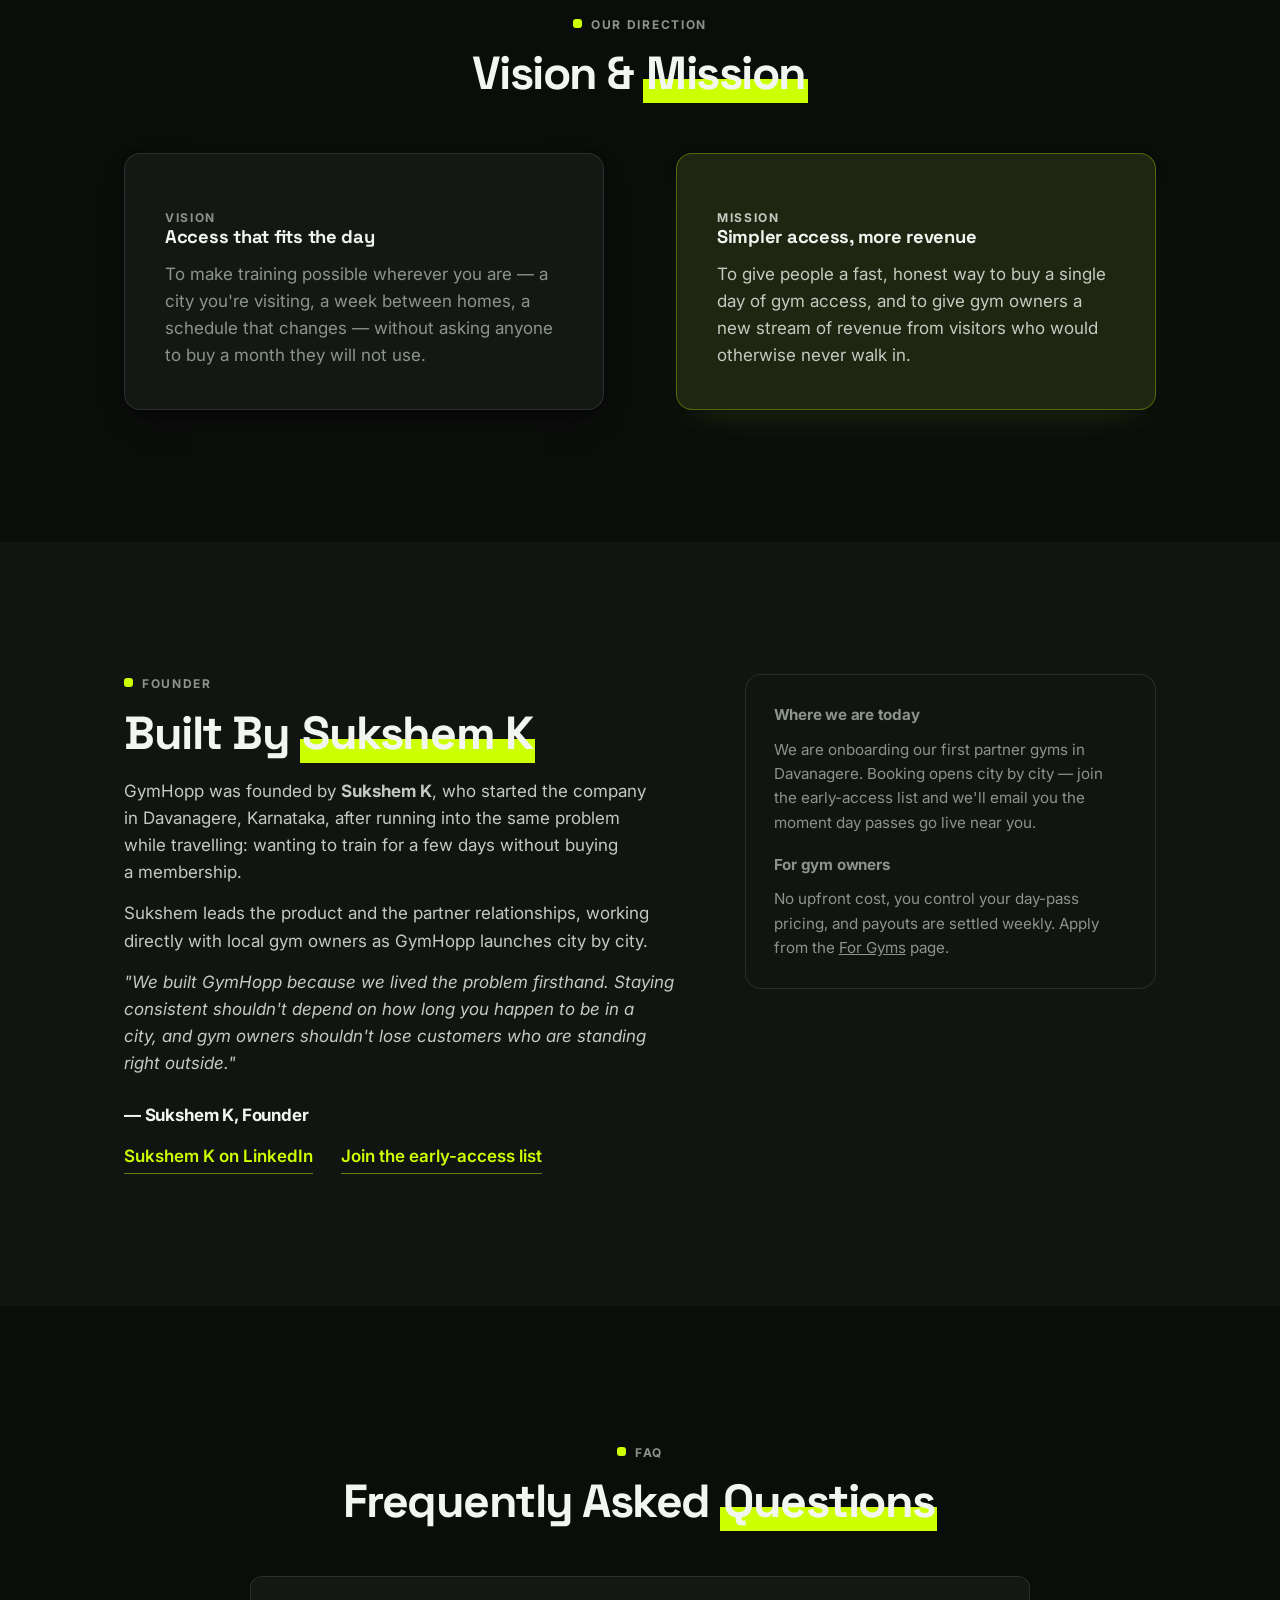
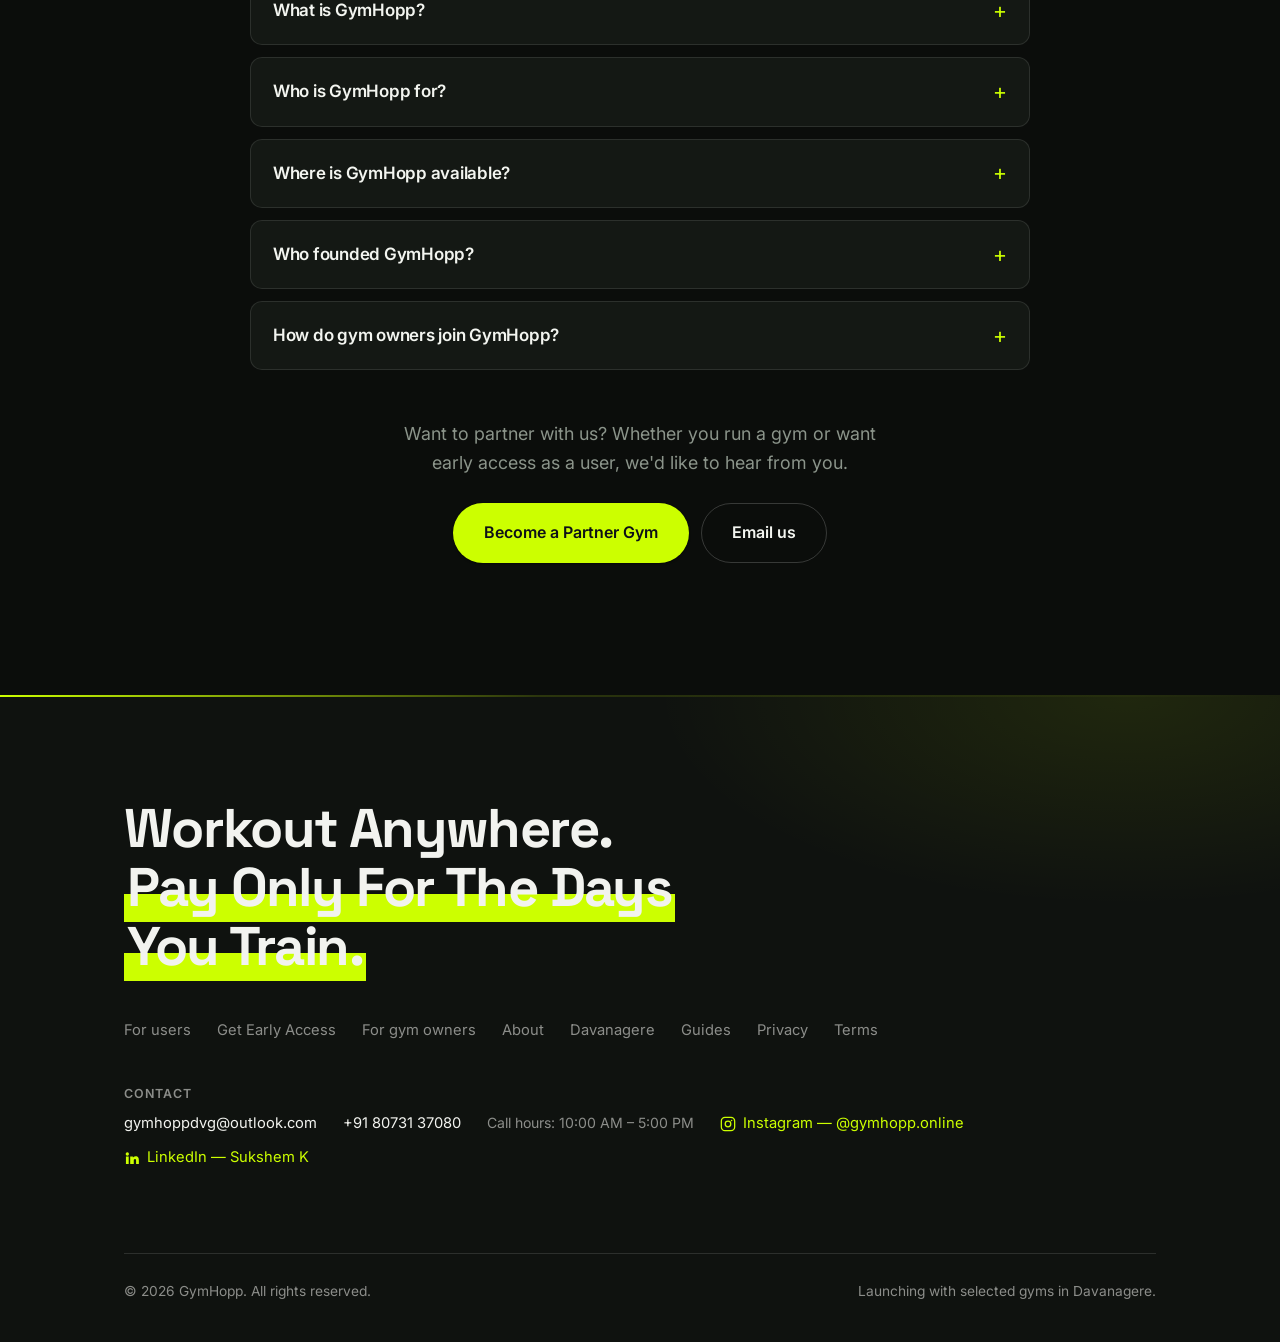
<file: about.html>
<!DOCTYPE html>
<html lang="en-IN">
<head>
<meta charset="UTF-8">
<meta name="viewport" content="width=device-width, initial-scale=1">
<title>About GymHopp | Founder, Mission &amp; Team</title>
<meta name="description" content="GymHopp is a gym day-pass platform founded by Sukshem K in Davanagere. Learn who we are, our vision and mission, and why flexible gym access matters.">
<meta name="robots" content="index, follow, max-image-preview:large, max-snippet:-1">
<meta name="author" content="Sukshem K">
<link rel="canonical" href="https://gymhopp.online/about.html">
<link rel="alternate" hreflang="en-in" href="https://gymhopp.online/about.html">
<link rel="alternate" hreflang="x-default" href="https://gymhopp.online/about.html">
<meta property="og:type" content="website">
<meta property="og:site_name" content="GymHopp">
<meta property="og:url" content="https://gymhopp.online/about.html">
<meta property="og:title" content="About GymHopp | Founder, Mission &amp; Team">
<meta property="og:description" content="GymHopp is a gym day-pass platform founded by Sukshem K, built to make flexible gym access possible without a monthly membership.">
<meta property="og:image" content="https://gymhopp.online/gymhopp-social-preview.png">
<meta property="og:image:alt" content="GymHopp — flexible gym day passes">
<meta property="og:locale" content="en_IN">
<meta name="twitter:card" content="summary_large_image">
<meta name="twitter:title" content="About GymHopp | Founder, Mission &amp; Team">
<meta name="twitter:description" content="GymHopp is a gym day-pass platform founded by Sukshem K, built to make flexible gym access possible without a monthly membership.">
<meta name="twitter:image" content="https://gymhopp.online/gymhopp-social-preview.png">
<meta name="theme-color" content="#0b0d0b">
<link rel="icon" href="favicon-48.png" sizes="48x48" type="image/png">
<link rel="icon" href="gymhopp-logo.png" type="image/png">
<link rel="apple-touch-icon" href="https://gymhopp.online/gymhopp-apple-touch-icon.png">
<link rel="preconnect" href="https://fonts.googleapis.com">
<link rel="preconnect" href="https://fonts.gstatic.com" crossorigin>
<link rel="stylesheet" href="https://fonts.googleapis.com/css2?family=Inter:wght@400;500;600;700;800&family=Space+Grotesk:wght@500;600;700&display=swap" rel="stylesheet">
<link rel="stylesheet" href="styles.css">

<script type="application/ld+json">
{
  "@context": "https://schema.org",
  "@type": "AboutPage",
  "@id": "https://gymhopp.online/about.html#webpage",
  "url": "https://gymhopp.online/about.html",
  "name": "About GymHopp",
  "description": "About GymHopp, the gym day-pass platform founded by Sukshem K.",
  "inLanguage": "en-IN",
  "isPartOf": { "@id": "https://gymhopp.online/#website" },
  "about": { "@id": "https://gymhopp.online/#org" },
  "mainEntity": { "@id": "https://gymhopp.online/#org" },
  "publisher": { "@id": "https://gymhopp.online/#org" },
  "breadcrumb": {
    "@type": "BreadcrumbList",
    "itemListElement": [
      { "@type": "ListItem", "position": 1, "name": "Home", "item": "https://gymhopp.online/" },
      { "@type": "ListItem", "position": 2, "name": "About", "item": "https://gymhopp.online/about.html" }
    ]
  }
}
</script>

<script type="application/ld+json">
{
  "@context": "https://schema.org",
  "@graph": [
    {
      "@type": "Organization",
      "@id": "https://gymhopp.online/#org",
      "name": "GymHopp",
      "alternateName": ["Gymhopp", "Gym Hop"],
      "url": "https://gymhopp.online/",
      "logo": {
        "@type": "ImageObject",
        "url": "https://gymhopp.online/gymhopp-app-icon.png",
        "width": 512,
        "height": 512
      },
      "image": "https://gymhopp.online/gymhopp-social-preview.png",
      "description": "GymHopp is a gym marketplace that lets people buy day passes and pay per visit instead of committing to a monthly gym membership.",
      "slogan": "Workout anywhere. Pay only for the days you train.",
      "email": "gymhoppdvg@outlook.com",
      "telephone": "+918073137080",
      "founder": {
        "@type": "Person",
        "@id": "https://gymhopp.online/about.html#founder",
        "name": "Sukshem K",
        "jobTitle": "Founder",
        "sameAs": ["https://www.linkedin.com/in/sukshem-k-3b985a398"]
      },
      "foundingDate": "2026",
      "foundingLocation": { "@type": "Place", "name": "Davanagere, Karnataka, India" },
      "areaServed": [
        { "@type": "City", "name": "Davanagere" },
        { "@type": "Country", "name": "India" }
      ],
      "knowsAbout": ["Gym day passes", "Fitness access", "Gym memberships", "Davanagere gyms"],
      "sameAs": [
        "https://www.instagram.com/gymhopp.online/",
        "https://www.linkedin.com/in/sukshem-k-3b985a398"
      ]
    },
    {
      "@type": "WebSite",
      "@id": "https://gymhopp.online/#website",
      "url": "https://gymhopp.online/",
      "name": "GymHopp",
      "alternateName": ["Gymhopp", "Gym Hop"],
      "description": "Official website for GymHopp — flexible gym day passes. Find participating gyms and pay only for the days you train.",
      "publisher": { "@id": "https://gymhopp.online/#org" },
      "inLanguage": "en-IN"
    },
    {
      "@type": "Person",
      "@id": "https://gymhopp.online/about.html#founder",
      "name": "Sukshem K",
      "jobTitle": "Founder",
      "worksFor": { "@id": "https://gymhopp.online/#org" },
      "url": "https://gymhopp.online/about.html",
      "sameAs": ["https://www.linkedin.com/in/sukshem-k-3b985a398"]
    }
  ]
}
</script>

<script type="application/ld+json">
{
  "@context": "https://schema.org",
  "@type": "FAQPage",
  "mainEntity": [
    {
      "@type": "Question",
      "name": "What is GymHopp?",
      "acceptedAnswer": {
        "@type": "Answer",
        "text": "GymHopp is a gym day-pass platform. You choose a gym and a date, pay for that one day, and receive a QR pass on your phone. You show it at the front desk, staff scan it, and you train — with no monthly membership and no contract."
      }
    },
    {
      "@type": "Question",
      "name": "Who is GymHopp for?",
      "acceptedAnswer": {
        "@type": "Answer",
        "text": "GymHopp is built for travellers, students, temporary residents and professionals who need gym access for a few days rather than a full month, and for gym owners who want additional revenue from visitors who would otherwise never walk in."
      }
    },
    {
      "@type": "Question",
      "name": "Where is GymHopp available?",
      "acceptedAnswer": {
        "@type": "Answer",
        "text": "GymHopp is launching in Davanagere, Karnataka, and is onboarding its first partner gyms there. Booking opens city by city, and you can join the early-access list on the homepage to be notified when day passes go live near you."
      }
    },
    {
      "@type": "Question",
      "name": "Who founded GymHopp?",
      "acceptedAnswer": {
        "@type": "Answer",
        "text": "GymHopp was founded by Sukshem K in Davanagere, Karnataka, after running into the same problem while travelling: wanting to train for a few days without buying a full membership. Sukshem leads the product and partner relationships."
      }
    },
    {
      "@type": "Question",
      "name": "How do gym owners join GymHopp?",
      "acceptedAnswer": {
        "@type": "Answer",
        "text": "Gym owners can apply from the For Gyms page. There is no upfront cost, gyms control their own day-pass pricing, and payouts are settled weekly to the gym's bank account."
      }
    }
  ]
}
</script>
</head>
<body>

<a class="skip-link" href="#main">Skip to content</a>

<header class="site-header">
  <div class="container header-inner">
    <a class="logo" href="/">
      <span class="logo-mark" aria-hidden="true">
        <img src="gymhopp-logo.png" alt="" width="26" height="26">
      </span>
      <span class="logo-text">GymHopp</span>
    </a>

    <nav class="nav" id="nav" aria-label="Main">
      <a href="/">Home</a>
      <a href="for-gyms.html">For gyms</a>
      <a class="btn btn-small btn-primary" href="/#waitlist">Get early access</a>
    </nav>
    <button class="nav-toggle" id="nav-toggle" aria-expanded="false" aria-controls="nav" aria-label="Toggle menu">
      <span></span><span></span><span></span>
    </button>
  </div>
</header>

<main id="main">

  <!-- HERO -->
  <section class="hero" id="top">
    <div class="container hero-inner">
      <div class="hero-copy">
        <p class="eyebrow">Who we are</p>
        <h1 class="hero-title hero-title-wide">About <span class="accent">GymHopp</span></h1>
        <p class="hero-sub">
          Flexible gym access for people who move around &mdash; where a single day
          of training no longer requires a monthly contract.
        </p>
        <div class="hero-actions">
          <a class="btn btn-primary btn-lg" href="/#waitlist">Get Early Access</a>
          <a class="btn btn-ghost btn-lg" href="for-gyms.html">For gym owners</a>
        </div>
      </div>

      <aside class="founder-note reveal">
        <p class="founder-note-lead">Founded in Davanagere.</p>
        <p>
          We're talking to a small number of local gyms first, so early users get
          real availability from day one instead of an empty map.
        </p>
      </aside>
    </div>
  </section>

  <!-- THE COMPANY -->
  <section class="section section-soft" id="company">
    <div class="container two-col">
      <div class="reveal">
        <p class="eyebrow">The company</p>
        <h2>What Is <span class="accent">GymHopp?</span></h2>

        <div class="founder-copy">
          <p>
            <strong>GymHopp</strong> is a gym day-pass platform built to close the gap
            between how people actually move through a city and how gyms actually sell
            access.
          </p>
          <p>
            <strong>GymHopp</strong> lets you pick a gym and a date, pay for that single
            day online, and receive a QR pass on your phone. You show it at the front
            desk, staff scan it, and the system confirms the pass before you train.
          </p>
          <p>
            <strong>For gym owners</strong>, it is revenue that does not exist today:
            visitors who would otherwise never walk through the door, at a price the gym
            sets itself, with weekly settlements.
          </p>
          <p>
            Our tagline, <em><strong>"Pay only for the days you train"</strong></em>,
            reflects what we're building &mdash; access that flexes with your life
            instead of locking you into a contract.
          </p>
        </div>
      </div>

      <div class="reveal">
        <ul class="ticks">
          <li><strong>Flexible access</strong> &mdash; buy a single day pass, not a monthly commitment</li>
          <li><strong>Instant QR pass</strong> &mdash; arrives on your phone as soon as payment is confirmed</li>
          <li><strong>Verified check-in</strong> &mdash; staff scan the pass and the system validates it</li>
          <li><strong>You set the price</strong> &mdash; partner gyms control their own day-pass pricing</li>
          <li><strong>Weekly payouts</strong> &mdash; partner gyms are settled to their bank account</li>
        </ul>
      </div>
    </div>
  </section>

  <!-- VISION & MISSION -->
  <section class="section" id="vision-mission">
    <div class="container">
      <div class="centered reveal">
        <p class="eyebrow">Our direction</p>
        <h2>Vision &amp; <span class="accent">Mission</span></h2>
      </div>

      <div class="split" style="margin-top:clamp(34px,5vw,54px)">
        <div class="card-feature reveal">
          <p class="mini-label">Vision</p>
          <h3>Access that fits the day</h3>
          <p>
            To make training possible wherever you are &mdash; a city you're visiting,
            a week between homes, a schedule that changes &mdash; without asking anyone
            to buy a month they will not use.
          </p>
        </div>

        <div class="card-feature card-feature-accent reveal">
          <p class="mini-label">Mission</p>
          <h3>Simpler access, more revenue</h3>
          <p>
            To give people a fast, honest way to buy a single day of gym access, and to
            give gym owners a new stream of revenue from visitors who would otherwise
            never walk in.
          </p>
        </div>
      </div>
    </div>
  </section>

  <!-- FOUNDER -->
  <section class="section section-soft" id="founder">
    <div class="container founder-wrap">
      <div class="reveal">
        <p class="eyebrow">Founder</p>
        <h2>Built By <span class="accent">Sukshem K</span></h2>

        <div class="founder-copy">
          <p>
            GymHopp was founded by <strong>Sukshem K</strong>, who started the company
            in Davanagere, Karnataka, after running into the same problem while
            travelling: wanting to train for a few days without buying a membership.
          </p>
          <p>
            Sukshem leads the product and the partner relationships, working directly
            with local gym owners as GymHopp launches city by city.
          </p>
          <p>
            <em>
              "We built GymHopp because we lived the problem firsthand. Staying
              consistent shouldn't depend on how long you happen to be in a city, and
              gym owners shouldn't lose customers who are standing right outside."
            </em>
          </p>
        </div>

        <p class="founder-sign">&mdash; Sukshem K, Founder</p>

        <p class="founder-links">
          <a class="link-arrow" href="https://www.linkedin.com/in/sukshem-k-3b985a398" target="_blank" rel="noopener me">Sukshem K on LinkedIn</a>
          <a class="link-arrow" href="/#waitlist">Join the early-access list</a>
        </p>
      </div>

      <aside class="founder-note reveal">
        <p class="founder-note-lead">Where we are today</p>
        <p>
          We are onboarding our first partner gyms in Davanagere. Booking opens city
          by city &mdash; join the early-access list and we'll email you the moment
          day passes go live near you.
        </p>
        <p class="founder-note-lead" style="margin-top:18px">For gym owners</p>
        <p>
          No upfront cost, you control your day-pass pricing, and payouts are settled
          weekly. Apply from the <a href="for-gyms.html">For Gyms</a> page.
        </p>
      </aside>
    </div>
  </section>

  <!-- FAQ -->
  <section class="section" id="faq">
    <div class="container">
      <div class="centered reveal">
        <p class="eyebrow">FAQ</p>
        <h2>Frequently Asked <span class="accent">Questions</span></h2>
      </div>

      <div class="faq">
        <details class="faq-item reveal">
          <summary>What is GymHopp?</summary>
          <p class="faq-answer">
            GymHopp is a gym day-pass platform. You choose a gym and a date, pay for
            that one day, and receive a QR pass on your phone. You show it at the front
            desk, staff scan it, and you train &mdash; with no monthly membership and
            no contract.
          </p>
        </details>

        <details class="faq-item reveal">
          <summary>Who is GymHopp for?</summary>
          <p class="faq-answer">
            Travellers, students, temporary residents and professionals who need gym
            access for a few days rather than a full month &mdash; and gym owners who
            want additional revenue from visitors who would otherwise never walk in.
          </p>
        </details>

        <details class="faq-item reveal">
          <summary>Where is GymHopp available?</summary>
          <p class="faq-answer">
            We're launching in Davanagere, Karnataka, and onboarding our first partner
            gyms there. Booking opens city by city, so join the early-access list on the
            homepage to be notified when day passes go live near you.
          </p>
        </details>

        <details class="faq-item reveal">
          <summary>Who founded GymHopp?</summary>
          <p class="faq-answer">
            GymHopp was founded by <strong>Sukshem K</strong> in Davanagere, Karnataka.
            He leads the product and partner relationships, working directly with local
            gym owners as the platform expands.
          </p>
        </details>

        <details class="faq-item reveal">
          <summary>How do gym owners join GymHopp?</summary>
          <p class="faq-answer">
            Apply from the <a href="for-gyms.html">For Gyms</a> page with your name, gym
            name, phone number and city. There is no upfront cost, you control your
            day-pass pricing, and payouts are settled weekly.
          </p>
        </details>
      </div>

      <div class="centered reveal" style="margin-top:clamp(34px,5vw,50px)">
        <p class="lede" style="margin-left:auto;margin-right:auto">
          Want to partner with us? Whether you run a gym or want early access as a user,
          we'd like to hear from you.
        </p>
        <div class="hero-actions" style="justify-content:center;margin-top:26px">
          <a class="btn btn-primary btn-lg" href="for-gyms.html#apply">Become a Partner Gym</a>
          <a class="btn btn-ghost btn-lg" href="mailto:gymhoppdvg@outlook.com">Email us</a>
        </div>
      </div>
    </div>
  </section>

</main>

<footer class="site-footer">
  <div class="container">
    <p class="footer-tagline">
      Workout Anywhere.<br>
      <span class="accent">Pay Only For The Days You Train.</span>
    </p>

    <nav class="footer-nav" aria-label="Footer">
      <a href="/">For users</a>
      <a href="/#waitlist">Get Early Access</a>
      <a href="for-gyms.html">For gym owners</a>
      <a href="about.html">About</a>
      <a href="gyms/davanagere/">Davanagere</a>
      <a href="guides/">Guides</a>
      <a href="privacy.html">Privacy</a>
      <a href="terms.html">Terms</a>
    </nav>

    <div class="footer-contact">
      <p class="footer-contact-label">Contact</p>
      <a href="mailto:gymhoppdvg@outlook.com">gymhoppdvg@outlook.com</a>
      <a href="tel:+918073137080">+91 80731 37080</a>
      <span class="footer-contact-hours">Call hours: 10:00 AM &ndash; 5:00 PM</span>
      <a href="https://www.instagram.com/gymhopp.online/" target="_blank" rel="noopener me"><svg viewBox="0 0 24 24" fill="none" stroke="currentColor" stroke-width="1.9" stroke-linecap="round" stroke-linejoin="round" aria-hidden="true" focusable="false"><rect x="2" y="2" width="20" height="20" rx="5.5"/><circle cx="12" cy="12" r="4.2"/><circle cx="17.4" cy="6.6" r="1.15" fill="currentColor" stroke="none"/></svg>Instagram &mdash; @gymhopp.online</a>
      <a href="https://www.linkedin.com/in/sukshem-k-3b985a398" target="_blank" rel="noopener me"><svg viewBox="0 0 24 24" fill="currentColor" aria-hidden="true" focusable="false"><path d="M4.98 3.5a2.5 2.5 0 1 0 0 5 2.5 2.5 0 0 0 0-5zM2.9 9.9h4.16V21H2.9zM9.3 9.9h3.99v1.52h.06c.56-1.05 1.92-2.16 3.95-2.16 4.22 0 5 2.78 5 6.39V21h-4.16v-4.86c0-1.16-.02-2.65-1.62-2.65-1.62 0-1.87 1.26-1.87 2.57V21H9.3z"/></svg>LinkedIn &mdash; Sukshem K</a>
    </div>

    <div class="footer-bottom">
      <p>&copy; <span id="year">2026</span> GymHopp. All rights reserved.</p>
      <p>Launching with selected gyms in Davanagere.</p>
    </div>
  </div>
</footer>

<script src="script.js"></script>
</body>
</html>
</file>
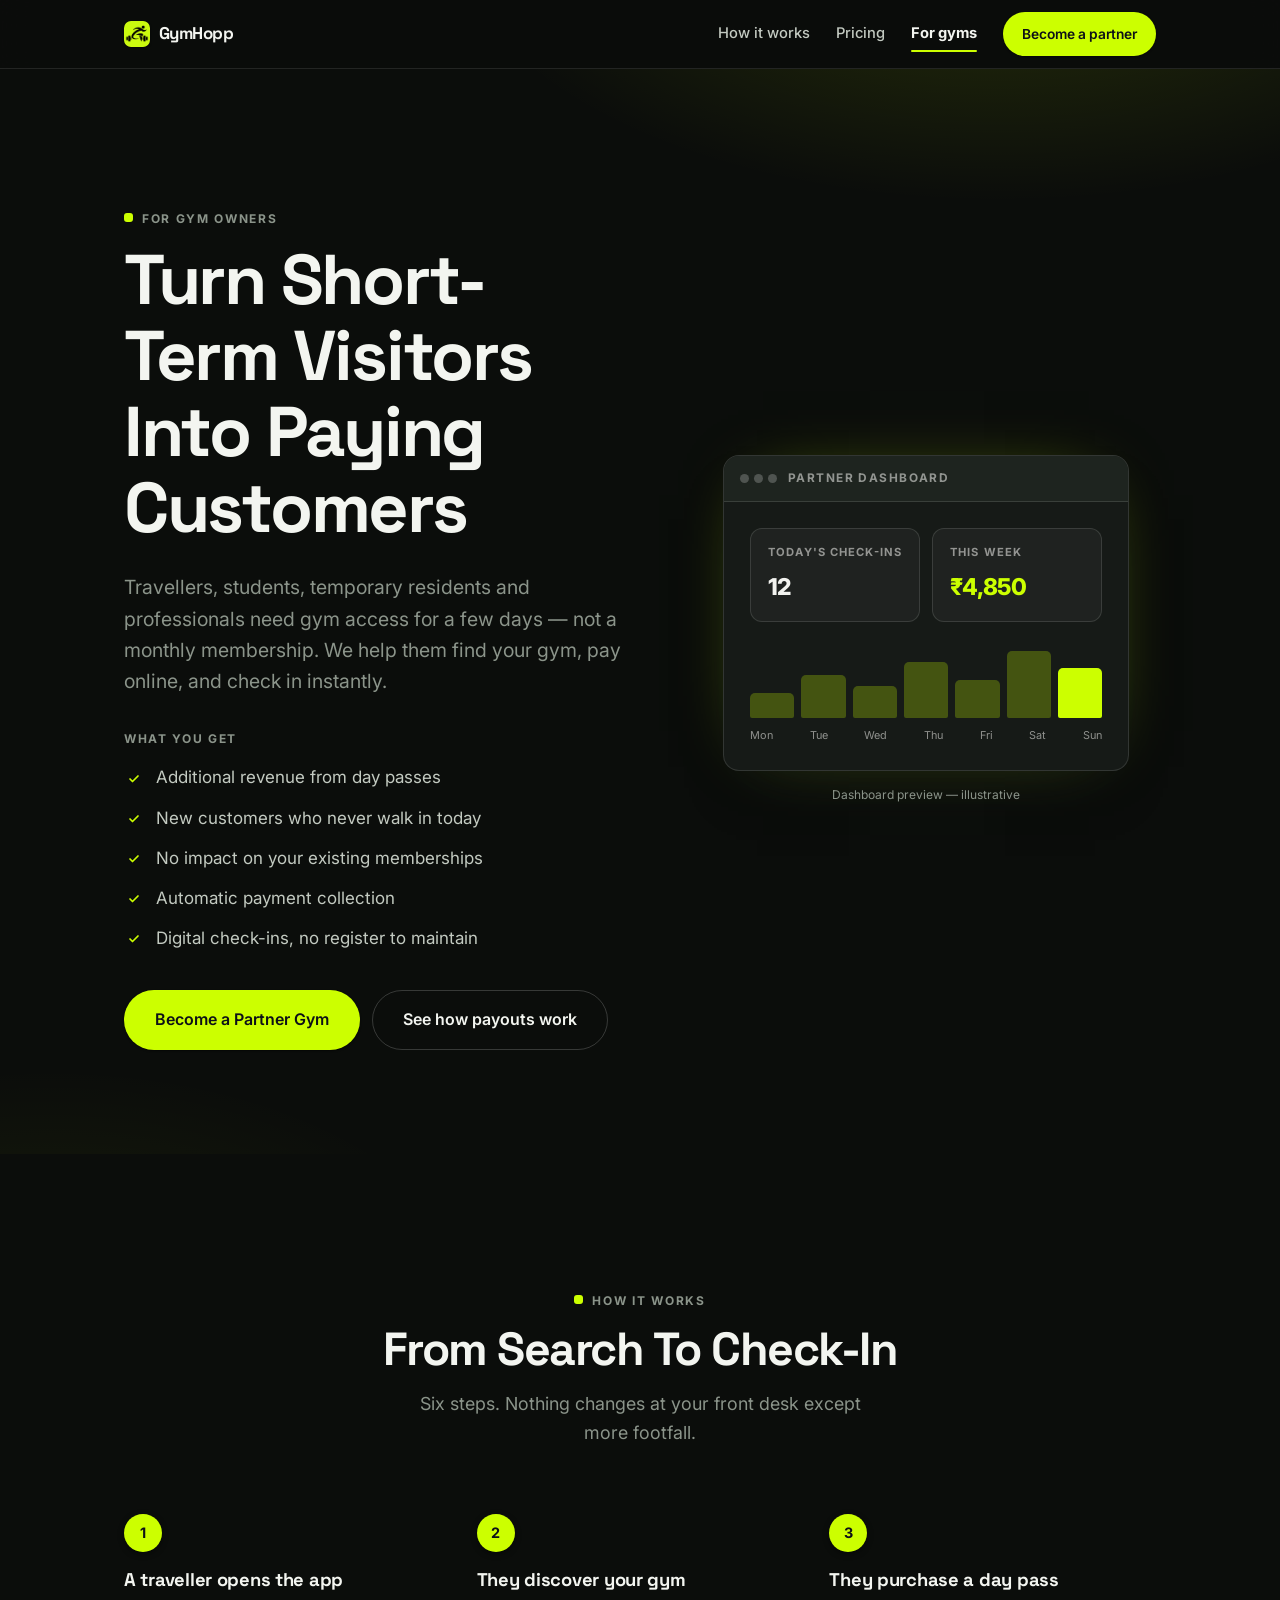
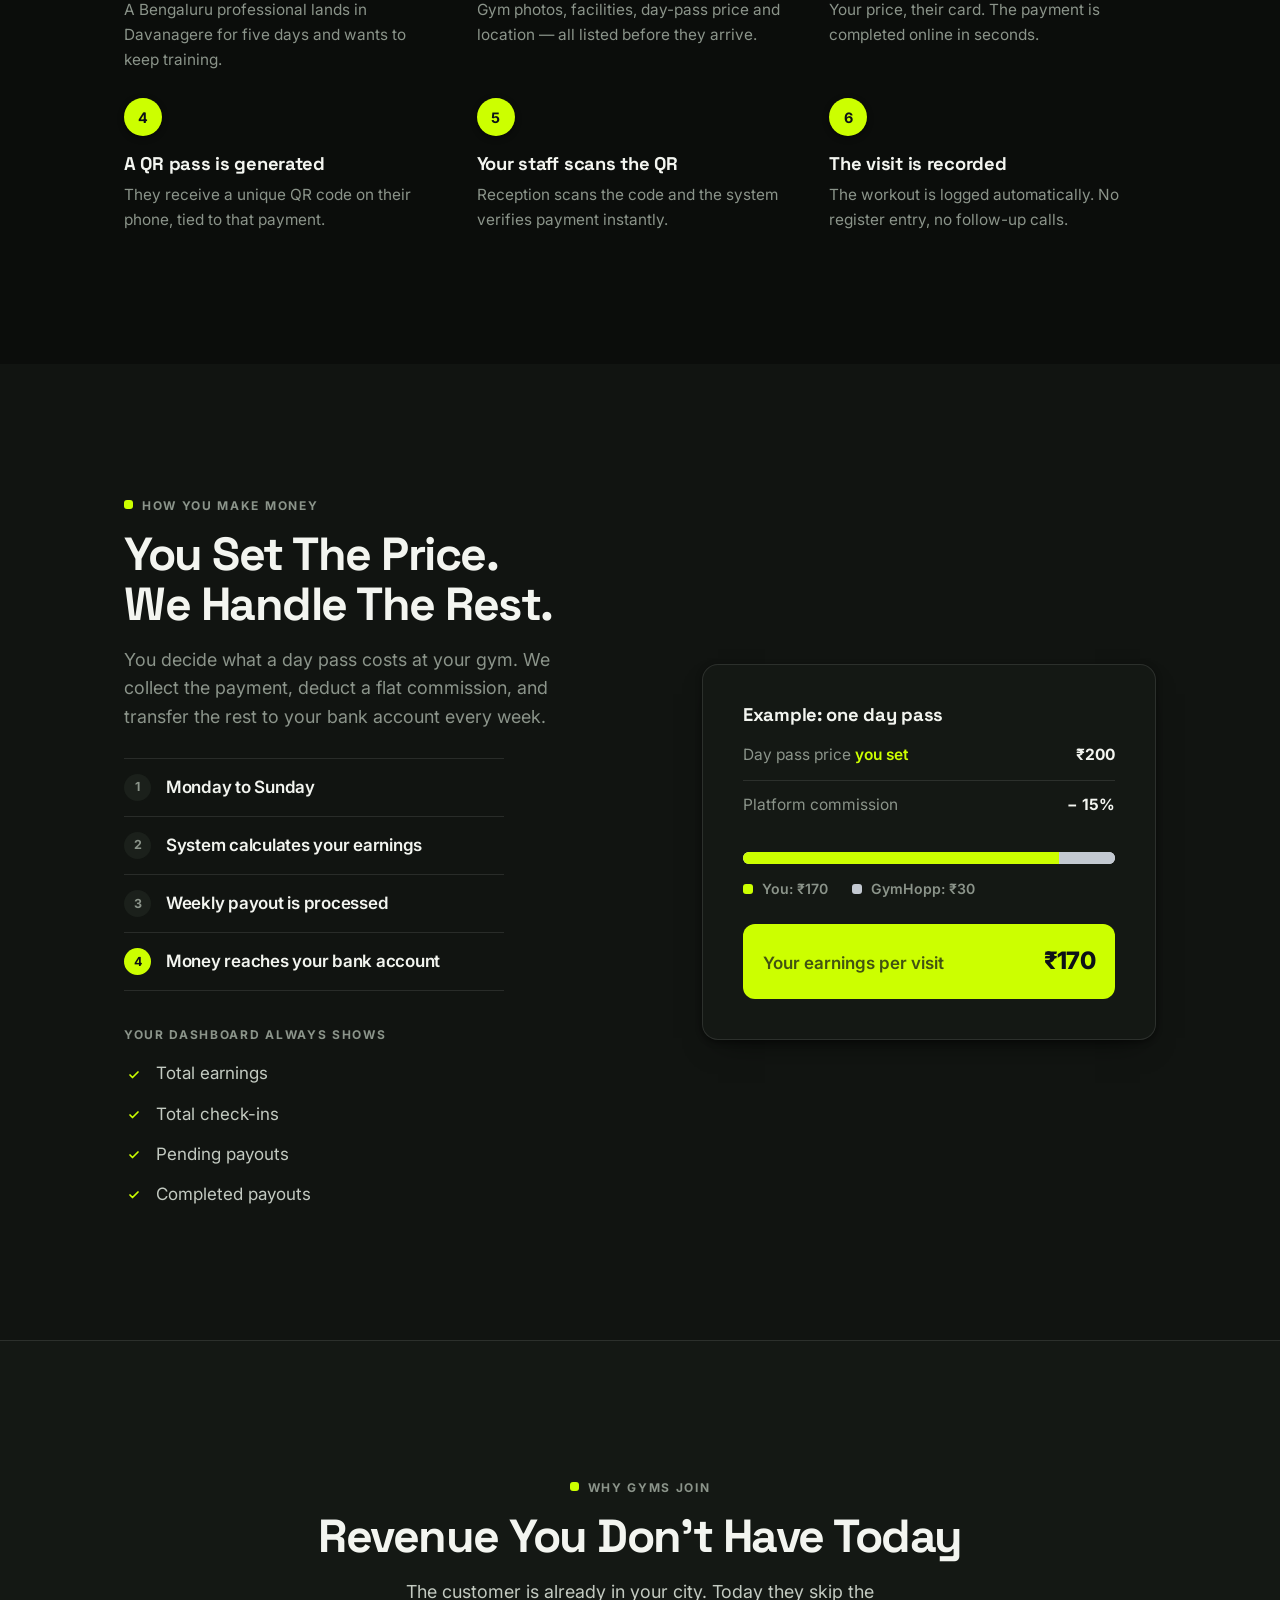
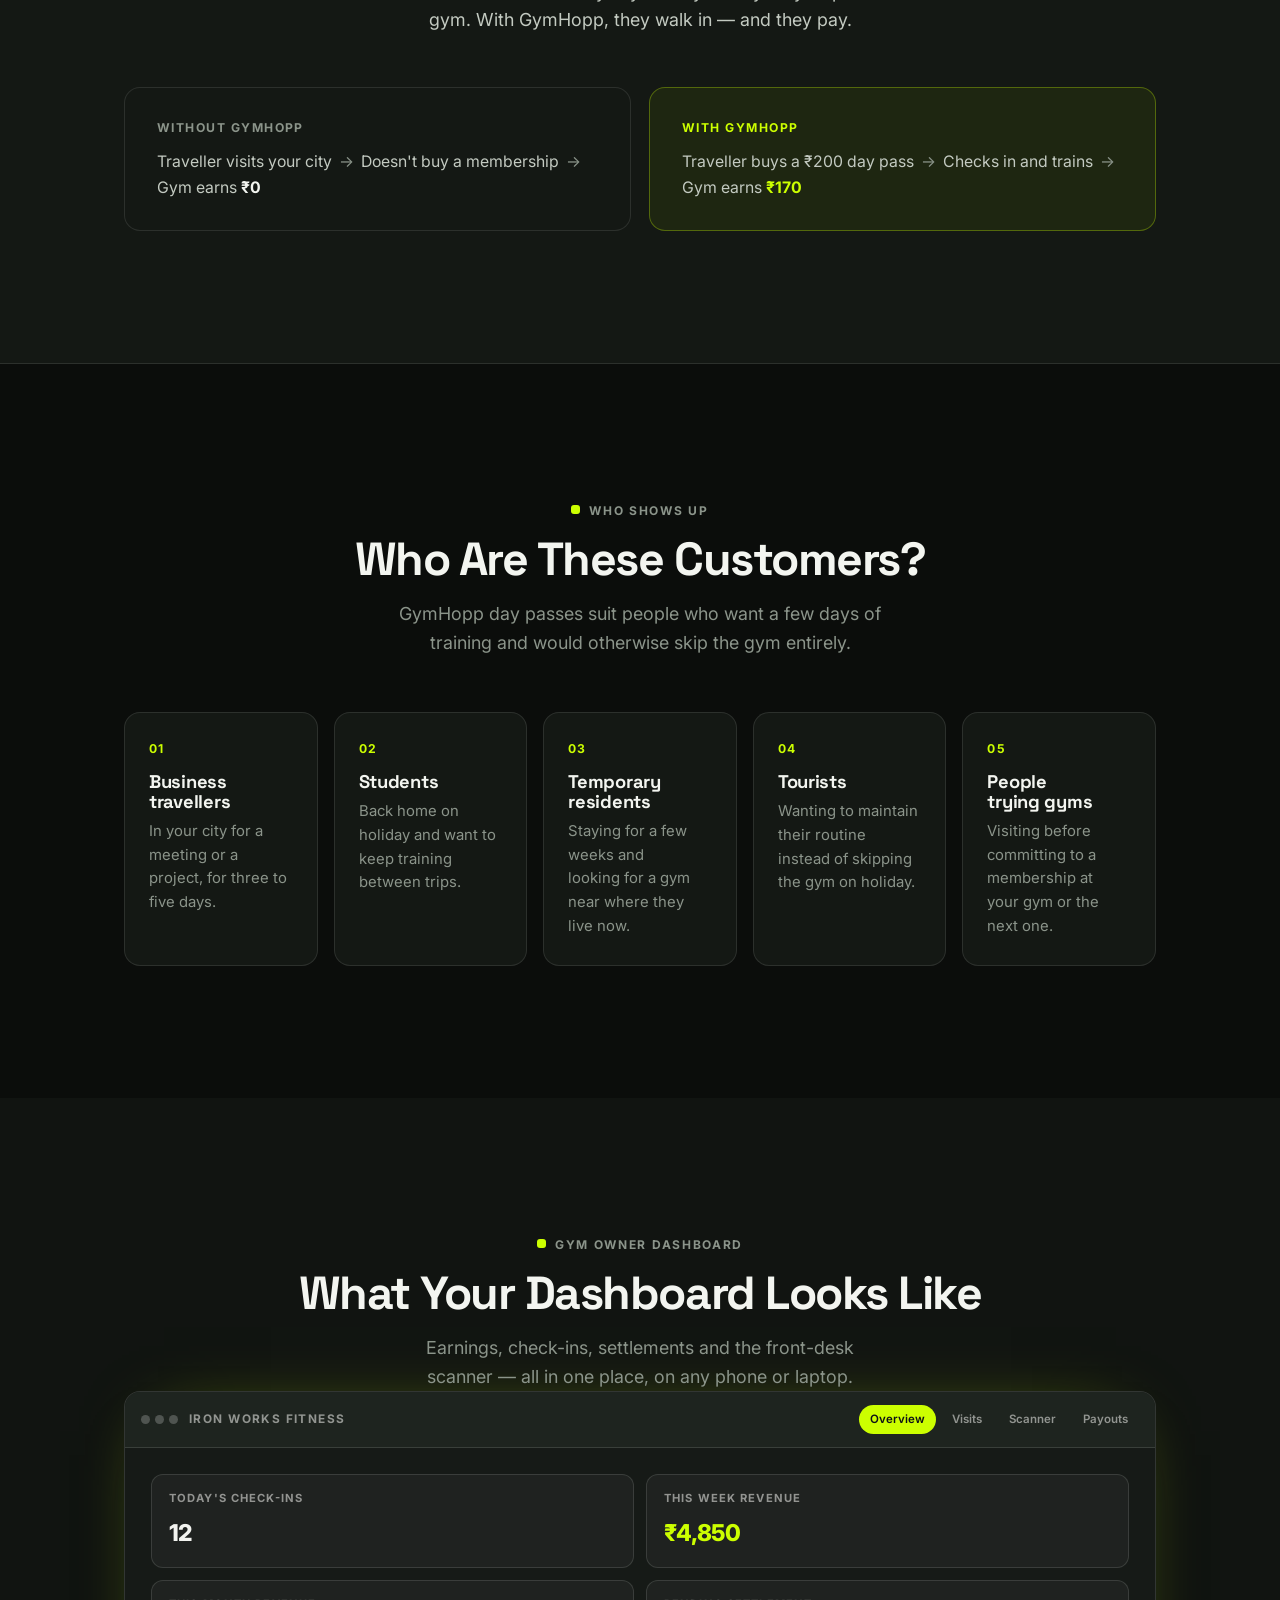
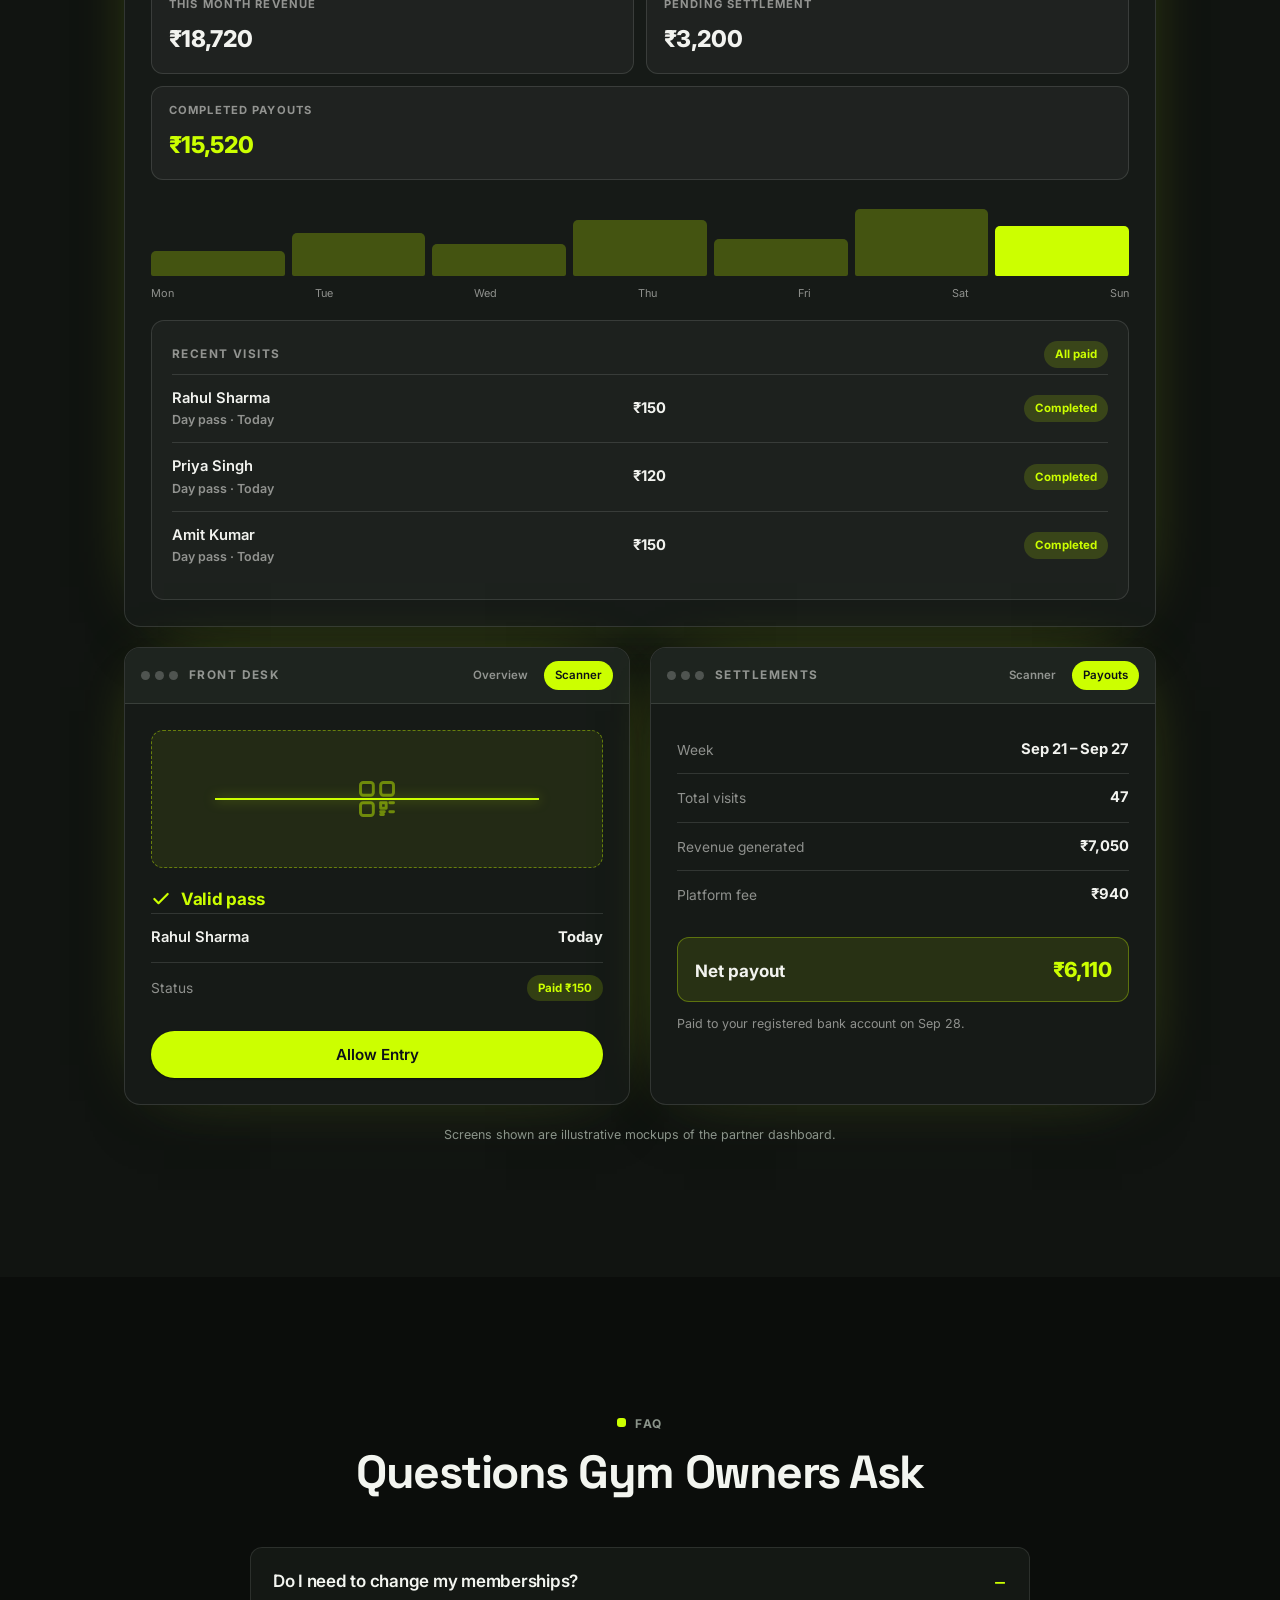
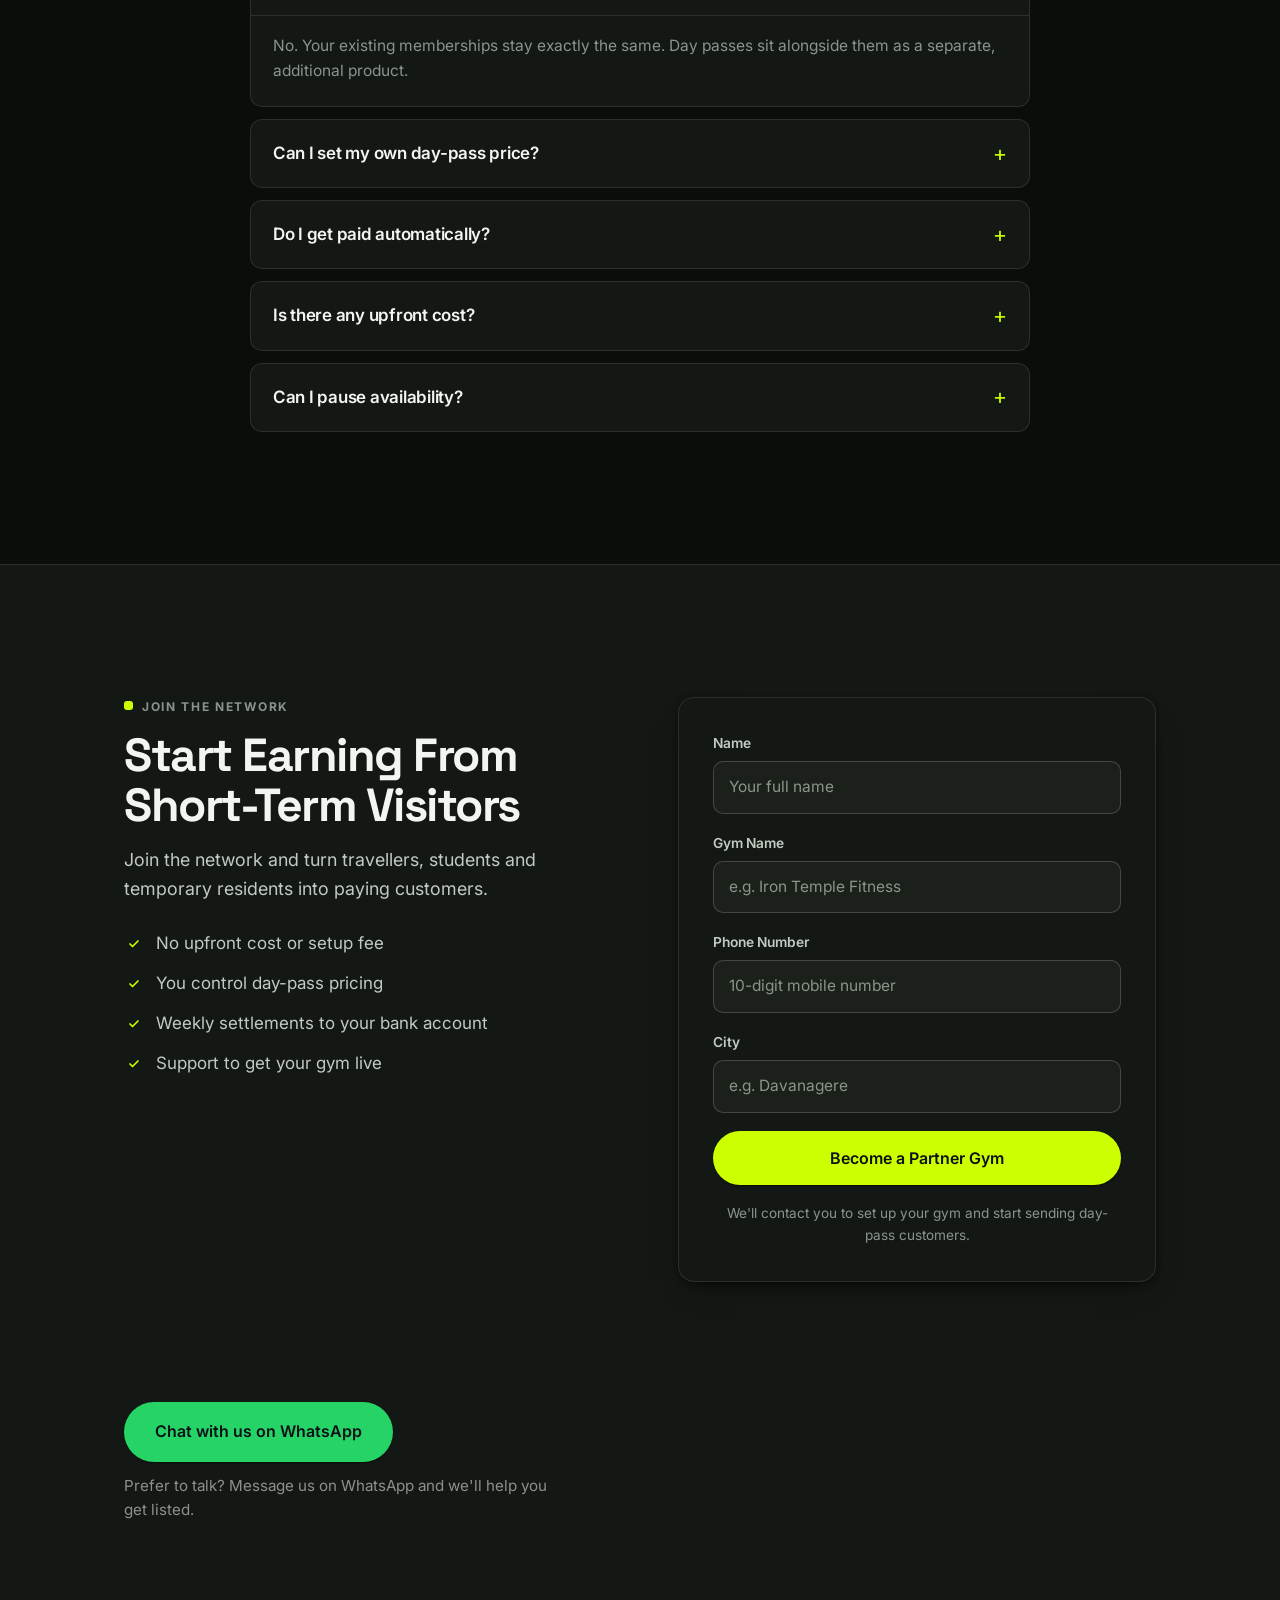
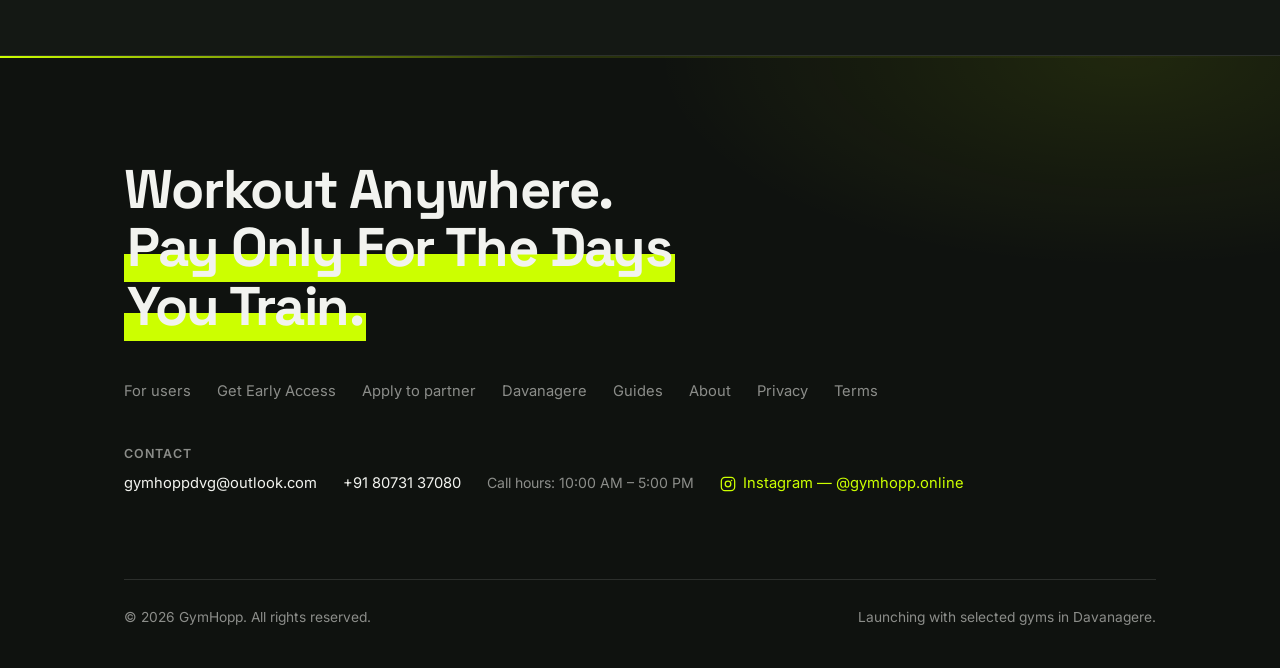
<file: for-gyms.html>
<!DOCTYPE html>
<html lang="en-IN">
<head>
<meta charset="UTF-8">
<meta name="viewport" content="width=device-width, initial-scale=1">
<title>Partner With GymHopp | Gym Day Passes for Gym Owners</title>
<meta name="description" content="Turn short-term visitors into paying customers. GymHopp day passes bring travellers, students and temporary residents to your gym — no upfront cost and weekly payouts.">
<meta name="robots" content="index, follow, max-image-preview:large, max-snippet:-1, max-video-preview:-1">
<meta name="author" content="GymHopp">
<meta name="geo.region" content="IN-KA">
<meta name="geo.placename" content="Davanagere">
<link rel="canonical" href="https://gymhopp.online/for-gyms.html">
<link rel="alternate" hreflang="en-in" href="https://gymhopp.online/for-gyms.html">
<link rel="alternate" hreflang="x-default" href="https://gymhopp.online/for-gyms.html">

<meta property="og:type" content="website">
<meta property="og:site_name" content="GymHopp">
<meta property="og:url" content="https://gymhopp.online/for-gyms.html">
<meta property="og:title" content="Partner With GymHopp | Gym Day Passes for Gym Owners">
<meta property="og:description" content="Earn from travellers, students and temporary residents without touching your membership business. No upfront cost, automatic weekly payouts.">
<meta property="og:image" content="https://gymhopp.online/gymhopp-social-preview.png">
<meta property="og:image:width" content="1200">
<meta property="og:image:height" content="630">
<meta property="og:image:alt" content="GymHopp partner gyms dashboard">
<meta property="og:locale" content="en_IN">
<meta name="twitter:card" content="summary_large_image">
<meta name="twitter:title" content="Partner With GymHopp | Gym Day Passes for Gym Owners">
<meta name="twitter:description" content="Earn from travellers, students and temporary residents without touching your membership business.">
<meta name="twitter:image" content="https://gymhopp.online/gymhopp-social-preview.png">
<meta name="theme-color" content="#0b0d0b">

<link rel="icon" href="favicon-48.png" sizes="48x48" type="image/png">
<link rel="icon" href="gymhopp-logo.png" type="image/png">
<link rel="apple-touch-icon" href="https://gymhopp.online/gymhopp-apple-touch-icon.png">
<link rel="preconnect" href="https://fonts.googleapis.com">
<link rel="preconnect" href="https://fonts.gstatic.com" crossorigin>
<link rel="stylesheet" href="https://fonts.googleapis.com/css2?family=Inter:wght@400;500;600;700;800&family=Space+Grotesk:wght@500;600;700&display=swap" rel="stylesheet">
<script>document.documentElement.className += " js";</script>
<link rel="stylesheet" href="styles.css">

<script type="application/ld+json">
{
  "@context": "https://schema.org",
  "@graph": [
    {
      "@type": "Organization",
      "@id": "https://gymhopp.online/#org",
      "name": "GymHopp",
      "url": "https://gymhopp.online/",
      "logo": {
        "@type": "ImageObject",
        "url": "https://gymhopp.online/gymhopp-app-icon.png",
        "width": 512,
        "height": 512
      },
      "description": "GymHopp is a gym marketplace that lets people buy day passes and pay per visit instead of committing to a monthly gym membership.",
      "areaServed": [
        {
          "@type": "City",
          "name": "Davanagere"
        },
        {
          "@type": "Country",
          "name": "India"
        }
      ],
      "sameAs": [
        "https://www.instagram.com/gymhopp.online/"
      ]
    },
    {
      "@type": "WebPage",
      "@id": "https://gymhopp.online/for-gyms.html#webpage",
      "url": "https://gymhopp.online/for-gyms.html",
      "name": "Partner With GymHopp | Gym Day Passes for Gym Owners",
      "isPartOf": {
        "@id": "https://gymhopp.online/#website"
      },
      "about": {
        "@id": "https://gymhopp.online/#org"
      },
      "description": "Turn short-term visitors into paying customers with GymHopp day passes. No upfront cost, weekly payouts and full control of your day-pass pricing.",
      "inLanguage": "en-IN"
    },
    {
      "@type": "BreadcrumbList",
      "@id": "https://gymhopp.online/for-gyms.html#breadcrumb",
      "itemListElement": [
        {
          "@type": "ListItem",
          "position": 1,
          "name": "Home",
          "item": "https://gymhopp.online/"
        },
        {
          "@type": "ListItem",
          "position": 2,
          "name": "For gyms",
          "item": "https://gymhopp.online/for-gyms.html"
        }
      ]
    },
    {
      "@type": "FAQPage",
      "@id": "https://gymhopp.online/for-gyms.html#faq",
      "mainEntity": [
        {
          "@type": "Question",
          "name": "Do I need to change my memberships?",
          "acceptedAnswer": {
            "@type": "Answer",
            "text": "No. Your existing memberships stay exactly the same. Day passes sit alongside them as a separate, additional product."
          }
        },
        {
          "@type": "Question",
          "name": "Can I set my own day-pass price?",
          "acceptedAnswer": {
            "@type": "Answer",
            "text": "Yes. You decide what users pay. You can change your price at any time from the dashboard."
          }
        },
        {
          "@type": "Question",
          "name": "Do I get paid automatically?",
          "acceptedAnswer": {
            "@type": "Answer",
            "text": "Yes. Settlements are calculated every Monday to Sunday week and transferred directly to your bank account, without you chasing anyone."
          }
        },
        {
          "@type": "Question",
          "name": "Is there any upfront cost?",
          "acceptedAnswer": {
            "@type": "Answer",
            "text": "No. There is no joining fee or monthly charge. Commission is only deducted when a customer actually buys a pass and visits."
          }
        },
        {
          "@type": "Question",
          "name": "Can I pause availability?",
          "acceptedAnswer": {
            "@type": "Answer",
            "text": "Yes. Turn day passes on or off and control availability whenever you want, for example during maintenance hours or peak seasons."
          }
        }
      ]
    }
  ]
}
</script>
<!-- Analytics: no tracking script is installed yet. When you have a real
     measurement ID, paste your snippet here (Google Analytics 4, Plausible,
     Umami, etc.). Do not add a placeholder ID — it will not collect data. -->
</head>
<body>

<a class="skip-link" href="#main">Skip to content</a>

<header class="site-header">
  <div class="container header-inner">
    <a class="logo" href="/">
      <span class="logo-mark" aria-hidden="true">
        <img src="gymhopp-logo.png" alt="" width="26" height="26">
      </span>
      <span class="logo-text">GymHopp</span>
    </a>

    <nav class="nav" id="nav" aria-label="Main">
      <a href="/#how">How it works</a>
      <a href="/#pricing">Pricing</a>
      <a href="for-gyms.html" aria-current="page">For gyms</a>
      <a class="btn btn-small btn-primary" href="#apply">Become a partner</a>
    </nav>

    <button class="nav-toggle" id="nav-toggle" aria-expanded="false" aria-controls="nav" aria-label="Toggle menu">
      <span></span><span></span><span></span>
    </button>
  </div>
</header>

<main id="main">

  <section class="hero" id="top">
    <div class="container hero-inner">
      <div class="hero-copy">
        <p class="eyebrow">For gym owners</p>
        <h1 class="hero-title hero-title-wide">Turn Short-Term Visitors Into Paying Customers</h1>
        <p class="hero-sub">
          Travellers, students, temporary residents and professionals need gym access
          for a few days &mdash; not a monthly membership. We help them find your gym,
          pay online, and check in instantly.
        </p>

        <p class="mini-label">What you get</p>
        <ul class="ticks ticks-light">
          <li>Additional revenue from day passes</li>
          <li>New customers who never walk in today</li>
          <li>No impact on your existing memberships</li>
          <li>Automatic payment collection</li>
          <li>Digital check-ins, no register to maintain</li>
        </ul>

        <div class="hero-actions">
          <a class="btn btn-primary btn-lg" href="#apply">Become a Partner Gym</a>
          <a class="btn btn-ghost btn-lg" href="#payments">See how payouts work</a>
        </div>
      </div>

      <figure class="hero-visual reveal">
        <div class="dash">
          <div class="dash-bar">
            <span class="dash-dots" aria-hidden="true"><span></span><span></span><span></span></span>
            <span class="dash-title">Partner dashboard</span>
          </div>
          <div class="dash-body">
            <div class="dash-stats">
              <div class="dash-stat">
                <span class="dash-stat-label">Today's check-ins</span>
                <span class="dash-stat-value">12</span>
              </div>
              <div class="dash-stat">
                <span class="dash-stat-label">This week</span>
                <span class="dash-stat-value is-accent">&#8377;4,850</span>
              </div>
            </div>
            <div class="dash-bars" aria-hidden="true">
              <span style="height: 32%"></span>
              <span style="height: 55%"></span>
              <span style="height: 41%"></span>
              <span style="height: 72%"></span>
              <span style="height: 48%"></span>
              <span style="height: 86%"></span>
              <span style="height: 64%"></span>
            </div>
            <div class="dash-axis" aria-hidden="true">
              <span>Mon</span><span>Tue</span><span>Wed</span><span>Thu</span><span>Fri</span><span>Sat</span><span>Sun</span>
            </div>
          </div>
        </div>
        <figcaption class="mock-caption">Dashboard preview &mdash; illustrative</figcaption>
      </figure>
    </div>
  </section>

  <section class="section" id="how">
    <div class="container">
      <div class="centered reveal">
        <p class="eyebrow">How it works</p>
        <h2>From Search To Check-In</h2>
        <p class="lede">Six steps. Nothing changes at your front desk except more footfall.</p>
      </div>

      <ol class="steps steps-six">
        <li class="step reveal">
          <span class="step-num">1</span>
          <h3>A traveller opens the app</h3>
          <p>A Bengaluru professional lands in Davanagere for five days and wants to keep training.</p>
        </li>
        <li class="step reveal">
          <span class="step-num">2</span>
          <h3>They discover your gym</h3>
          <p>Gym photos, facilities, day-pass price and location &mdash; all listed before they arrive.</p>
        </li>
        <li class="step reveal">
          <span class="step-num">3</span>
          <h3>They purchase a day pass</h3>
          <p>Your price, their card. The payment is completed online in seconds.</p>
        </li>
        <li class="step reveal">
          <span class="step-num">4</span>
          <h3>A QR pass is generated</h3>
          <p>They receive a unique QR code on their phone, tied to that payment.</p>
        </li>
        <li class="step reveal">
          <span class="step-num">5</span>
          <h3>Your staff scans the QR</h3>
          <p>Reception scans the code and the system verifies payment instantly.</p>
        </li>
        <li class="step reveal">
          <span class="step-num">6</span>
          <h3>The visit is recorded</h3>
          <p>The workout is logged automatically. No register entry, no follow-up calls.</p>
        </li>
      </ol>
    </div>
  </section>

  <section class="section section-soft" id="payments">
    <div class="container two-col">
      <div class="reveal">
        <p class="eyebrow">How you make money</p>
        <h2>You Set The Price. We Handle The Rest.</h2>
        <p class="lede">
          You decide what a day pass costs at your gym. We collect the payment,
          deduct a flat commission, and transfer the rest to your bank account every week.
        </p>

        <ol class="flow">
          <li><span class="flow-num">1</span>Monday to Sunday</li>
          <li><span class="flow-num">2</span>System calculates your earnings</li>
          <li><span class="flow-num">3</span>Weekly payout is processed</li>
          <li><span class="flow-num">4</span>Money reaches your bank account</li>
        </ol>

        <p class="mini-label mini-label-muted" style="margin-top: 34px;">Your dashboard always shows</p>
        <ul class="ticks">
          <li>Total earnings</li>
          <li>Total check-ins</li>
          <li>Pending payouts</li>
          <li>Completed payouts</li>
        </ul>
      </div>

      <div class="card-feature reveal">
        <h3>Example: one day pass</h3>
        <ul class="amounts">
          <li><span>Day pass price <em>you set</em></span><strong>&#8377;200</strong></li>
          <li><span>Platform commission</span><strong>&minus; 15%</strong></li>
        </ul>

        <div class="money-bar" role="img" aria-label="Of a 200 rupee day pass, 170 rupees goes to the gym and 30 rupees is platform commission.">
          <span class="money-bar-you" style="width: 85%"></span>
          <span class="money-bar-fee" style="width: 15%"></span>
        </div>

        <div class="money-legend">
          <span class="money-key"><i aria-hidden="true"></i>You: &#8377;170</span>
          <span class="money-key money-key-fee"><i aria-hidden="true"></i>GymHopp: &#8377;30</span>
        </div>

        <div class="earn-total">
          <span>Your earnings per visit</span>
          <strong>&#8377;170</strong>
        </div>
      </div>
    </div>
  </section>

  <section class="section section-dark" id="why">
    <div class="container">
      <div class="centered reveal">
        <p class="eyebrow">Why gyms join</p>
        <h2>Revenue You Don't Have Today</h2>
        <p class="lede lede-light">
          The customer is already in your city. Today they skip the gym.
          With GymHopp, they walk in &mdash; and they pay.
        </p>
      </div>

      <div class="compare reveal">
        <div class="compare-col">
          <span class="compare-tag">Without GymHopp</span>
          <p class="compare-flow">Traveller visits your city <span class="arrow">&rarr;</span> Doesn't buy a membership <span class="arrow">&rarr;</span> Gym earns <strong>&#8377;0</strong></p>
        </div>
        <div class="compare-col compare-col-accent">
          <span class="compare-tag">With GymHopp</span>
          <p class="compare-flow">Traveller buys a &#8377;200 day pass <span class="arrow">&rarr;</span> Checks in and trains <span class="arrow">&rarr;</span> Gym earns <strong>&#8377;170</strong></p>
        </div>
      </div>
    </div>
  </section>

  <section class="section" id="customers">
    <div class="container">
      <div class="centered reveal">
        <p class="eyebrow">Who shows up</p>
        <h2>Who Are These Customers?</h2>
        <p class="lede">
          GymHopp day passes suit people who want a few days of training and would otherwise skip the gym entirely.
        </p>
      </div>

      <div class="audience">
        <div class="audience-card reveal">
          <span class="audience-tag">01</span>
          <h3>Business travellers</h3>
          <p>In your city for a meeting or a project, for three to five days.</p>
        </div>
        <div class="audience-card reveal">
          <span class="audience-tag">02</span>
          <h3>Students</h3>
          <p>Back home on holiday and want to keep training between trips.</p>
        </div>
        <div class="audience-card reveal">
          <span class="audience-tag">03</span>
          <h3>Temporary residents</h3>
          <p>Staying for a few weeks and looking for a gym near where they live now.</p>
        </div>
        <div class="audience-card reveal">
          <span class="audience-tag">04</span>
          <h3>Tourists</h3>
          <p>Wanting to maintain their routine instead of skipping the gym on holiday.</p>
        </div>
        <div class="audience-card reveal">
          <span class="audience-tag">05</span>
          <h3>People trying gyms</h3>
          <p>Visiting before committing to a membership at your gym or the next one.</p>
        </div>
      </div>
    </div>
  </section>

  <section class="section section-soft" id="dashboard">
    <div class="container">
      <div class="centered reveal">
        <p class="eyebrow">Gym owner dashboard</p>
        <h2>What Your Dashboard Looks Like</h2>
        <p class="lede">
          Earnings, check-ins, settlements and the front-desk scanner &mdash;
          all in one place, on any phone or laptop.
        </p>
      </div>

      <div class="dash reveal">
        <div class="dash-bar">
          <span class="dash-dots" aria-hidden="true"><span></span><span></span><span></span></span>
          <span class="dash-title">Iron Works Fitness</span>
          <span class="dash-tabs" aria-hidden="true">
            <span class="dash-tab dash-tab-active">Overview</span>
            <span class="dash-tab">Visits</span>
            <span class="dash-tab">Scanner</span>
            <span class="dash-tab">Payouts</span>
          </span>
        </div>

        <div class="dash-body">
          <div class="dash-stats">
            <div class="dash-stat">
              <span class="dash-stat-label">Today's check-ins</span>
              <span class="dash-stat-value">12</span>
            </div>
            <div class="dash-stat">
              <span class="dash-stat-label">This week revenue</span>
              <span class="dash-stat-value is-accent">&#8377;4,850</span>
            </div>
            <div class="dash-stat">
              <span class="dash-stat-label">This month revenue</span>
              <span class="dash-stat-value">&#8377;18,720</span>
            </div>
            <div class="dash-stat">
              <span class="dash-stat-label">Pending settlement</span>
              <span class="dash-stat-value">&#8377;3,200</span>
            </div>
            <div class="dash-stat dash-stat-wide">
              <span class="dash-stat-label">Completed payouts</span>
              <span class="dash-stat-value is-accent">&#8377;15,520</span>
            </div>
          </div>

          <div class="dash-bars" aria-hidden="true">
            <span style="height: 32%"></span>
            <span style="height: 55%"></span>
            <span style="height: 41%"></span>
            <span style="height: 72%"></span>
            <span style="height: 48%"></span>
            <span style="height: 86%"></span>
            <span style="height: 64%"></span>
          </div>
          <div class="dash-axis" aria-hidden="true">
            <span>Mon</span><span>Tue</span><span>Wed</span><span>Thu</span><span>Fri</span><span>Sat</span><span>Sun</span>
          </div>

          <div class="dash-panel">
            <div class="dash-panel-head">
              <span class="dash-panel-title">Recent visits</span>
              <span class="dash-pill">All paid</span>
            </div>
            <div class="dash-row">
              <span class="dash-name">Rahul Sharma<span class="dash-sub">Day pass &middot; Today</span></span>
              <span class="dash-amount">&#8377;150</span>
              <span class="dash-pill">Completed</span>
            </div>
            <div class="dash-row">
              <span class="dash-name">Priya Singh<span class="dash-sub">Day pass &middot; Today</span></span>
              <span class="dash-amount">&#8377;120</span>
              <span class="dash-pill">Completed</span>
            </div>
            <div class="dash-row">
              <span class="dash-name">Amit Kumar<span class="dash-sub">Day pass &middot; Today</span></span>
              <span class="dash-amount">&#8377;150</span>
              <span class="dash-pill">Completed</span>
            </div>
          </div>
        </div>
      </div>

      <div class="dash-pair">
        <div class="dash reveal">
          <div class="dash-bar">
            <span class="dash-dots" aria-hidden="true"><span></span><span></span><span></span></span>
            <span class="dash-title">Front desk</span>
            <span class="dash-tabs" aria-hidden="true">
              <span class="dash-tab">Overview</span>
              <span class="dash-tab dash-tab-active">Scanner</span>
            </span>
          </div>
          <div class="dash-body">
            <div class="scan-frame">
              <svg viewBox="0 0 24 24" fill="none" stroke="currentColor" stroke-width="1.6" stroke-linecap="round" stroke-linejoin="round" aria-hidden="true">
                <rect x="3" y="3" width="7" height="7" rx="1.5"></rect>
                <rect x="14" y="3" width="7" height="7" rx="1.5"></rect>
                <rect x="3" y="14" width="7" height="7" rx="1.5"></rect>
                <path d="M14 14h3v3h-3zM19 14h2M14 19h2M19 19h2M14 20.5h1.5"></path>
              </svg>
              <span class="scan-line" aria-hidden="true"></span>
            </div>

            <p class="scan-ok">
              <svg viewBox="0 0 24 24" fill="none" stroke="currentColor" stroke-width="2.6" stroke-linecap="round" stroke-linejoin="round" aria-hidden="true"><path d="M20 6 9 17l-5-5"></path></svg>
              Valid pass
            </p>

            <div class="dash-row">
              <span class="dash-name">Rahul Sharma</span>
              <span class="dash-amount">Today</span>
            </div>
            <div class="dash-row">
              <span class="dash-label">Status</span>
              <span class="dash-pill">Paid &#8377;150</span>
            </div>

            <button class="btn btn-primary btn-block" type="button">Allow Entry</button>
          </div>
        </div>

        <div class="dash reveal">
          <div class="dash-bar">
            <span class="dash-dots" aria-hidden="true"><span></span><span></span><span></span></span>
            <span class="dash-title">Settlements</span>
            <span class="dash-tabs" aria-hidden="true">
              <span class="dash-tab">Scanner</span>
              <span class="dash-tab dash-tab-active">Payouts</span>
            </span>
          </div>
          <div class="dash-body">
            <div class="dash-row">
              <span class="dash-label">Week</span>
              <span class="dash-amount">Sep 21 &ndash; Sep 27</span>
            </div>
            <div class="dash-row">
              <span class="dash-label">Total visits</span>
              <span class="dash-amount">47</span>
            </div>
            <div class="dash-row">
              <span class="dash-label">Revenue generated</span>
              <span class="dash-amount">&#8377;7,050</span>
            </div>
            <div class="dash-row">
              <span class="dash-label">Platform fee</span>
              <span class="dash-amount">&#8377;940</span>
            </div>

            <div class="dash-total">
              <span>Net payout</span>
              <strong>&#8377;6,110</strong>
            </div>

            <p class="dash-note">Paid to your registered bank account on Sep 28.</p>
          </div>
        </div>
      </div>

      <p class="mock-note reveal">Screens shown are illustrative mockups of the partner dashboard.</p>
    </div>
  </section>

  <section class="section" id="faq">
    <div class="container">
      <div class="centered reveal">
        <p class="eyebrow">FAQ</p>
        <h2>Questions Gym Owners Ask</h2>
      </div>

      <div class="faq">
        <details class="faq-item reveal" open>
          <summary>Do I need to change my memberships?</summary>
          <p class="faq-answer">No. Your existing memberships stay exactly the same. Day passes sit alongside them as a separate, additional product.</p>
        </details>

        <details class="faq-item reveal">
          <summary>Can I set my own day-pass price?</summary>
          <p class="faq-answer">Yes. You decide what users pay. You can change your price at any time from the dashboard.</p>
        </details>

        <details class="faq-item reveal">
          <summary>Do I get paid automatically?</summary>
          <p class="faq-answer">Yes. Settlements are calculated every Monday to Sunday week and transferred directly to your bank account, without you chasing anyone.</p>
        </details>

        <details class="faq-item reveal">
          <summary>Is there any upfront cost?</summary>
          <p class="faq-answer">No. There is no joining fee or monthly charge. Commission is only deducted when a customer actually buys a pass and visits.</p>
        </details>

        <details class="faq-item reveal">
          <summary>Can I pause availability?</summary>
          <p class="faq-answer">Yes. Turn day passes on or off and control availability whenever you want &mdash; for example, during maintenance hours or peak seasons.</p>
        </details>
      </div>
    </div>
  </section>

  <section class="section section-dark" id="apply">
    <div class="container form-wrap">
      <div class="reveal">
        <p class="eyebrow">Join the network</p>
        <h2>Start Earning From Short-Term Visitors</h2>
        <p class="lede lede-light">
          Join the network and turn travellers, students and temporary residents
          into paying customers.
        </p>
        <ul class="ticks ticks-light">
          <li>No upfront cost or setup fee</li>
          <li>You control day-pass pricing</li>
          <li>Weekly settlements to your bank account</li>
          <li>Support to get your gym live</li>
        </ul>
      </div>

      <form class="form reveal" id="partner-form" data-form="partner" novalidate>
        <div class="field">
          <label for="name">Name</label>
          <input type="text" id="name" name="name" placeholder="Your full name" autocomplete="name" required>
          <span class="error"></span>
        </div>

        <div class="field">
          <label for="gym">Gym Name</label>
          <input type="text" id="gym" name="gym" placeholder="e.g. Iron Temple Fitness" autocomplete="organization" required>
          <span class="error"></span>
        </div>

        <div class="field">
          <label for="phone">Phone Number</label>
          <input type="tel" id="phone" name="phone" placeholder="10-digit mobile number" autocomplete="tel" inputmode="numeric" required>
          <span class="error"></span>
        </div>

        <div class="field">
          <label for="city">City</label>
          <input type="text" id="city" name="city" placeholder="e.g. Davanagere" autocomplete="address-level2" required>
          <span class="error"></span>
        </div>

        <div class="hp" aria-hidden="true">
          <label for="partner-hp">Leave this field empty</label>
          <input type="text" id="partner-hp" name="_gotcha" tabindex="-1" autocomplete="off">
        </div>

        <button class="btn btn-primary btn-lg btn-block" type="submit">Become a Partner Gym</button>

        <p class="form-note">
          We'll contact you to set up your gym and start sending day-pass customers.
        </p>

        <p class="form-status" data-status role="status" aria-live="polite" tabindex="-1" hidden></p>
      </form>

      <div class="whatsapp-cta">
        <a class="btn btn-whatsapp btn-lg" href="https://wa.me/918073137080?text=Hi%20GymHopp%2C%20I%27d%20like%20to%20join%20as%20a%20partner%20gym." target="_blank" rel="noopener">
          Chat with us on WhatsApp
        </a>
        <p class="whatsapp-cta-text">
          Prefer to talk? Message us on WhatsApp and we'll help you get listed.
        </p>
      </div>
    </div>
  </section>

</main>

<footer class="site-footer">
  <div class="container">
    <p class="footer-tagline">
      Workout Anywhere.<br>
      <span class="accent">Pay Only For The Days You Train.</span>
    </p>

    <nav class="footer-nav" aria-label="Footer">
      <a href="/">For users</a>
      <a href="/#waitlist">Get Early Access</a>
      <a href="for-gyms.html#apply">Apply to partner</a>
      <a href="gyms/davanagere/">Davanagere</a>
      <a href="guides/">Guides</a>
      <a href="about.html">About</a>
      <a href="privacy.html">Privacy</a>
      <a href="terms.html">Terms</a>
    </nav>

    <div class="footer-contact">
      <p class="footer-contact-label">Contact</p>
      <a href="mailto:gymhoppdvg@outlook.com">gymhoppdvg@outlook.com</a>
      <a href="tel:+918073137080">+91 80731 37080</a>
      <span class="footer-contact-hours">Call hours: 10:00 AM &ndash; 5:00 PM</span>
      <a href="https://www.instagram.com/gymhopp.online/" target="_blank" rel="noopener me"><svg viewBox="0 0 24 24" fill="none" stroke="currentColor" stroke-width="1.9" stroke-linecap="round" stroke-linejoin="round" aria-hidden="true" focusable="false"><rect x="2" y="2" width="20" height="20" rx="5.5"/><circle cx="12" cy="12" r="4.2"/><circle cx="17.4" cy="6.6" r="1.15" fill="currentColor" stroke="none"/></svg>Instagram &mdash; @gymhopp.online</a>
    </div>

    <div class="footer-bottom">
      <p>&copy; <span id="year">2026</span> GymHopp. All rights reserved.</p>
      <p>Launching with selected gyms in Davanagere.</p>
    </div>
  </div>
</footer>

<script src="script.js"></script>
</body>
</html>
</file>
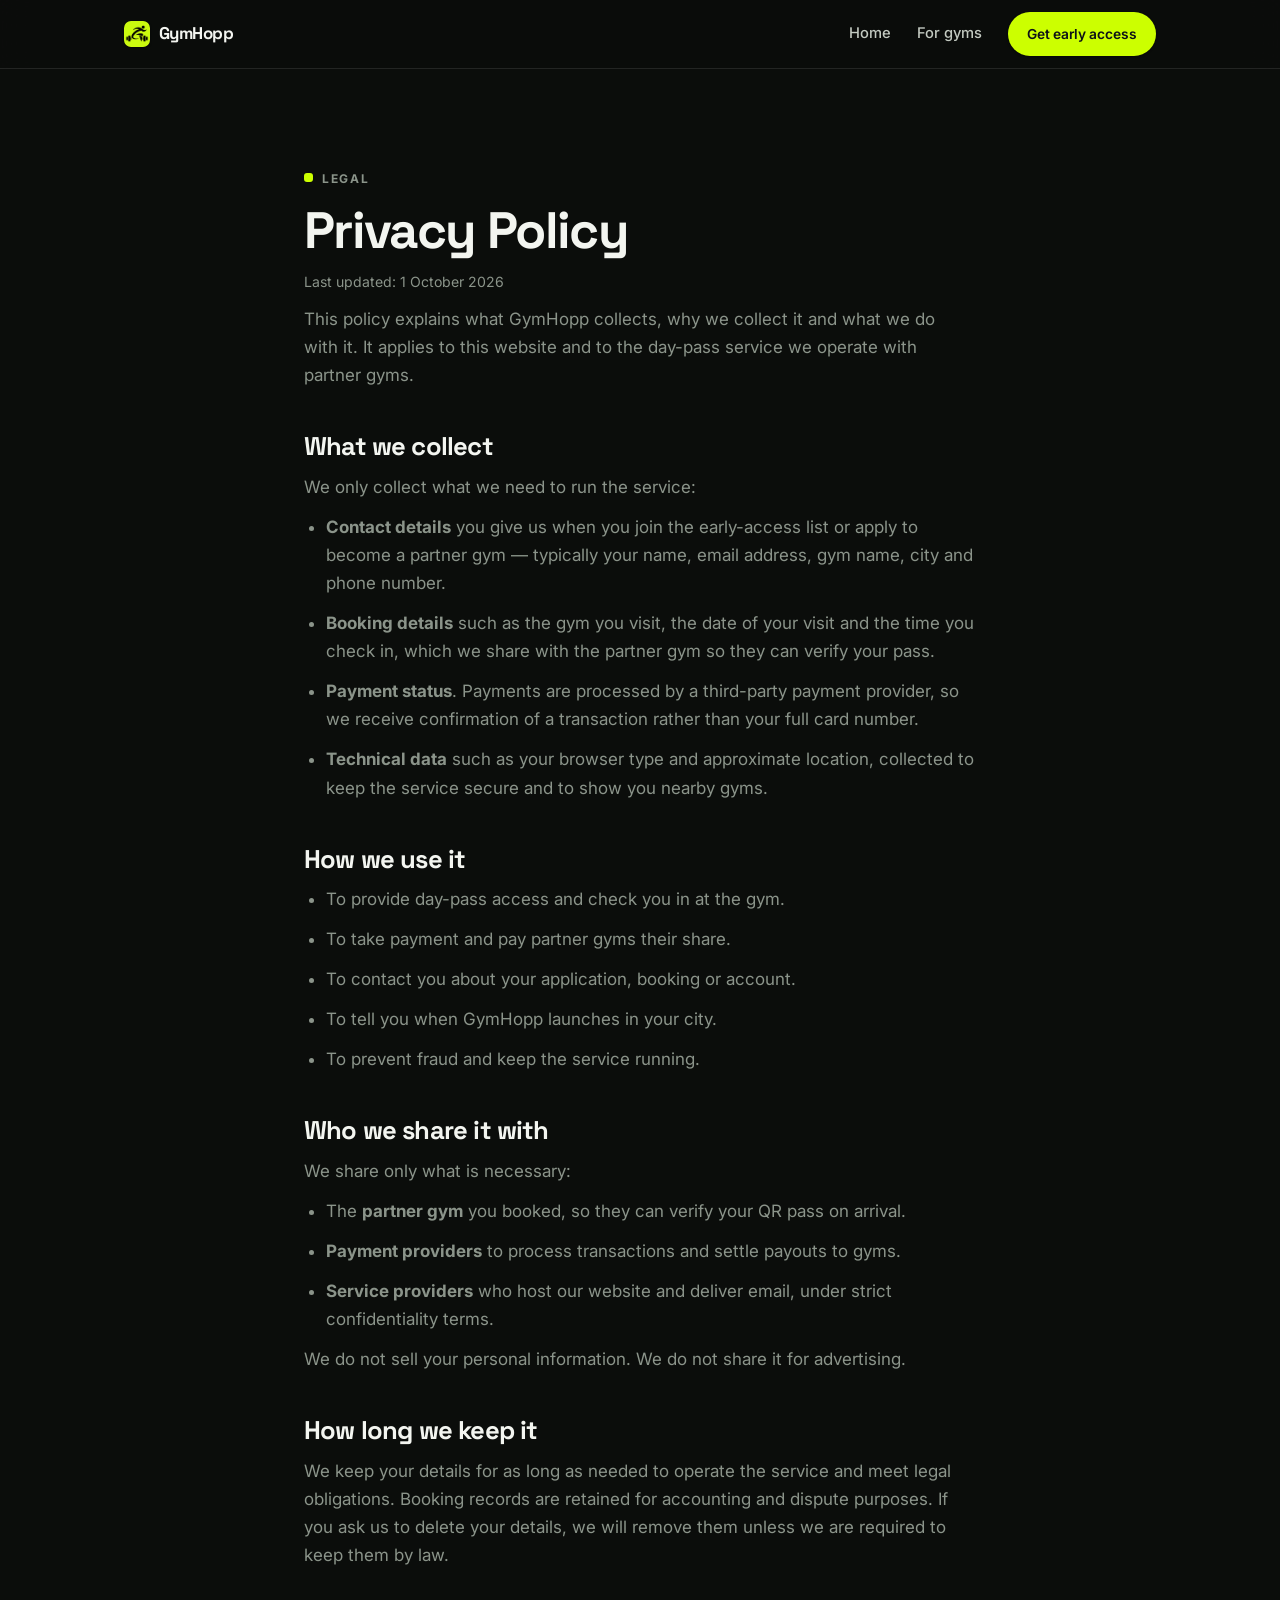
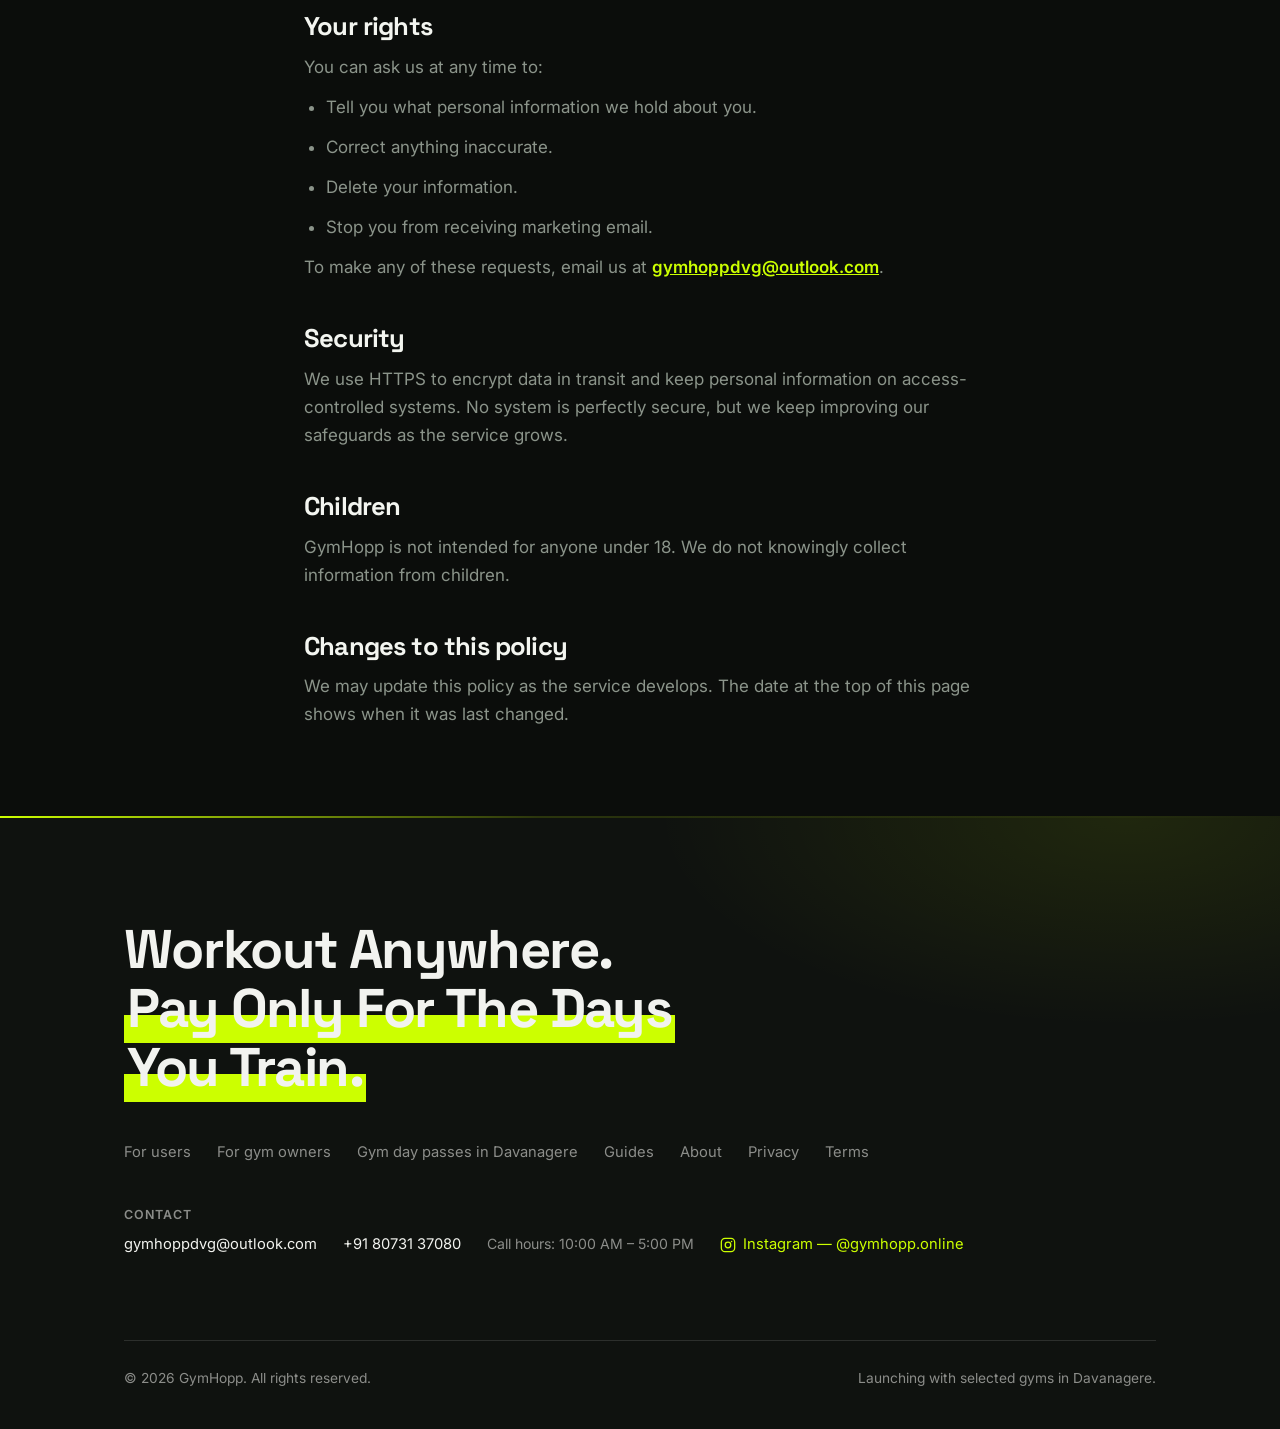
<file: privacy.html>
<!DOCTYPE html>
<html lang="en-IN">
<head>
<meta charset="UTF-8">
<meta name="viewport" content="width=device-width, initial-scale=1">
<title>Privacy Policy | GymHopp</title>
<meta name="description" content="How GymHopp collects, uses and protects your personal information when you use the website and the gym day-pass service.">
<meta name="robots" content="index, follow, max-image-preview:large, max-snippet:-1">
<meta name="author" content="GymHopp">
<link rel="canonical" href="https://gymhopp.online/privacy.html">
<link rel="alternate" hreflang="en-in" href="https://gymhopp.online/privacy.html">
<link rel="alternate" hreflang="x-default" href="https://gymhopp.online/privacy.html">
<meta property="og:type" content="article">
<meta property="og:site_name" content="GymHopp">
<meta property="og:url" content="https://gymhopp.online/privacy.html">
<meta property="og:title" content="Privacy Policy | GymHopp">
<meta property="og:description" content="How GymHopp collects, uses and protects your personal information.">
<meta property="og:image" content="https://gymhopp.online/gymhopp-social-preview.png">
<meta property="og:image:alt" content="GymHopp privacy policy">
<meta property="og:locale" content="en_IN">
<meta name="twitter:card" content="summary_large_image">
<meta name="twitter:title" content="Privacy Policy | GymHopp">
<meta name="twitter:description" content="How GymHopp collects, uses and protects your personal information.">
<meta name="twitter:image" content="https://gymhopp.online/gymhopp-social-preview.png">
<meta name="theme-color" content="#0b0d0b">
<link rel="icon" href="favicon-48.png" sizes="48x48" type="image/png">
<link rel="icon" href="gymhopp-logo.png" type="image/png">
<link rel="apple-touch-icon" href="https://gymhopp.online/gymhopp-apple-touch-icon.png">
<link rel="preconnect" href="https://fonts.googleapis.com">
<link rel="preconnect" href="https://fonts.gstatic.com" crossorigin>
<link rel="stylesheet" href="https://fonts.googleapis.com/css2?family=Inter:wght@400;500;600;700;800&family=Space+Grotesk:wght@500;600;700&display=swap" rel="stylesheet">
<link rel="stylesheet" href="styles.css">
</head>
<body>

<a class="skip-link" href="#main">Skip to content</a>

<header class="site-header">
  <div class="container header-inner">
    <a class="logo" href="/">
      <span class="logo-mark" aria-hidden="true">
        <img src="gymhopp-logo.png" alt="" width="26" height="26">
      </span>
      <span class="logo-text">GymHopp</span>
    </a>
    <nav class="nav" id="nav" aria-label="Main">
      <a href="/">Home</a>
      <a href="for-gyms.html">For gyms</a>
      <a class="btn btn-small btn-primary" href="/#waitlist">Get early access</a>
    </nav>
    <button class="nav-toggle" id="nav-toggle" aria-expanded="false" aria-controls="nav" aria-label="Toggle menu">
      <span></span><span></span><span></span>
    </button>
  </div>
</header>

<main id="main">
  <section class="legal">
    <div class="container legal-inner">
      <p class="eyebrow">Legal</p>
      <h1 class="hero-title" style="font-size:clamp(2.2rem,5vw,3.2rem)">Privacy Policy</h1>
      <p class="legal-meta">Last updated: 1 October 2026</p>

      <p>
        This policy explains what GymHopp collects, why we collect it and what we
        do with it. It applies to this website and to the day-pass service we
        operate with partner gyms.
      </p>

      <h2>What we collect</h2>
      <p>We only collect what we need to run the service:</p>
      <ul>
        <li><strong>Contact details</strong> you give us when you join the early-access list or apply to become a partner gym — typically your name, email address, gym name, city and phone number.</li>
        <li><strong>Booking details</strong> such as the gym you visit, the date of your visit and the time you check in, which we share with the partner gym so they can verify your pass.</li>
        <li><strong>Payment status</strong>. Payments are processed by a third-party payment provider, so we receive confirmation of a transaction rather than your full card number.</li>
        <li><strong>Technical data</strong> such as your browser type and approximate location, collected to keep the service secure and to show you nearby gyms.</li>
      </ul>

      <h2>How we use it</h2>
      <ul>
        <li>To provide day-pass access and check you in at the gym.</li>
        <li>To take payment and pay partner gyms their share.</li>
        <li>To contact you about your application, booking or account.</li>
        <li>To tell you when GymHopp launches in your city.</li>
        <li>To prevent fraud and keep the service running.</li>
      </ul>

      <h2>Who we share it with</h2>
      <p>
        We share only what is necessary:
      </p>
      <ul>
        <li>The <strong>partner gym</strong> you booked, so they can verify your QR pass on arrival.</li>
        <li><strong>Payment providers</strong> to process transactions and settle payouts to gyms.</li>
        <li><strong>Service providers</strong> who host our website and deliver email, under strict confidentiality terms.</li>
      </ul>
      <p>
        We do not sell your personal information. We do not share it for advertising.
      </p>

      <h2>How long we keep it</h2>
      <p>
        We keep your details for as long as needed to operate the service and meet
        legal obligations. Booking records are retained for accounting and dispute
        purposes. If you ask us to delete your details, we will remove them unless we
        are required to keep them by law.
      </p>

      <h2>Your rights</h2>
      <p>You can ask us at any time to:</p>
      <ul>
        <li>Tell you what personal information we hold about you.</li>
        <li>Correct anything inaccurate.</li>
        <li>Delete your information.</li>
        <li>Stop you from receiving marketing email.</li>
      </ul>
      <p>
        To make any of these requests, email us at
        <a href="mailto:gymhoppdvg@outlook.com">gymhoppdvg@outlook.com</a>.
      </p>

      <h2>Security</h2>
      <p>
        We use HTTPS to encrypt data in transit and keep personal information on
        access-controlled systems. No system is perfectly secure, but we keep
        improving our safeguards as the service grows.
      </p>

      <h2>Children</h2>
      <p>
        GymHopp is not intended for anyone under 18. We do not knowingly collect
        information from children.
      </p>

      <h2>Changes to this policy</h2>
      <p>
        We may update this policy as the service develops. The date at the top of
        this page shows when it was last changed.
      </p>
    </div>
  </section>
</main>

<footer class="site-footer">
  <div class="container">
    <p class="footer-tagline">
      Workout Anywhere.<br>
      <span class="accent">Pay Only For The Days You Train.</span>
    </p>
    <nav class="footer-nav" aria-label="Footer">
      <a href="/">For users</a>
      <a href="for-gyms.html">For gym owners</a>
      <a href="gyms/davanagere/">Gym day passes in Davanagere</a>
      <a href="guides/">Guides</a>
      <a href="about.html">About</a>
      <a href="privacy.html">Privacy</a>
      <a href="terms.html">Terms</a>
    </nav>
    <div class="footer-contact">
      <p class="footer-contact-label">Contact</p>
      <a href="mailto:gymhoppdvg@outlook.com">gymhoppdvg@outlook.com</a>
      <a href="tel:+918073137080">+91 80731 37080</a>
      <span class="footer-contact-hours">Call hours: 10:00 AM &ndash; 5:00 PM</span>
      <a href="https://www.instagram.com/gymhopp.online/" target="_blank" rel="noopener me"><svg viewBox="0 0 24 24" fill="none" stroke="currentColor" stroke-width="1.9" stroke-linecap="round" stroke-linejoin="round" aria-hidden="true" focusable="false"><rect x="2" y="2" width="20" height="20" rx="5.5"/><circle cx="12" cy="12" r="4.2"/><circle cx="17.4" cy="6.6" r="1.15" fill="currentColor" stroke="none"/></svg>Instagram &mdash; @gymhopp.online</a>
    </div>
    <div class="footer-bottom">
      <p>&copy; <span id="year">2026</span> GymHopp. All rights reserved.</p>
      <p>Launching with selected gyms in Davanagere.</p>
    </div>
  </div>
</footer>

<script src="script.js"></script>
</body>
</html>
</file>
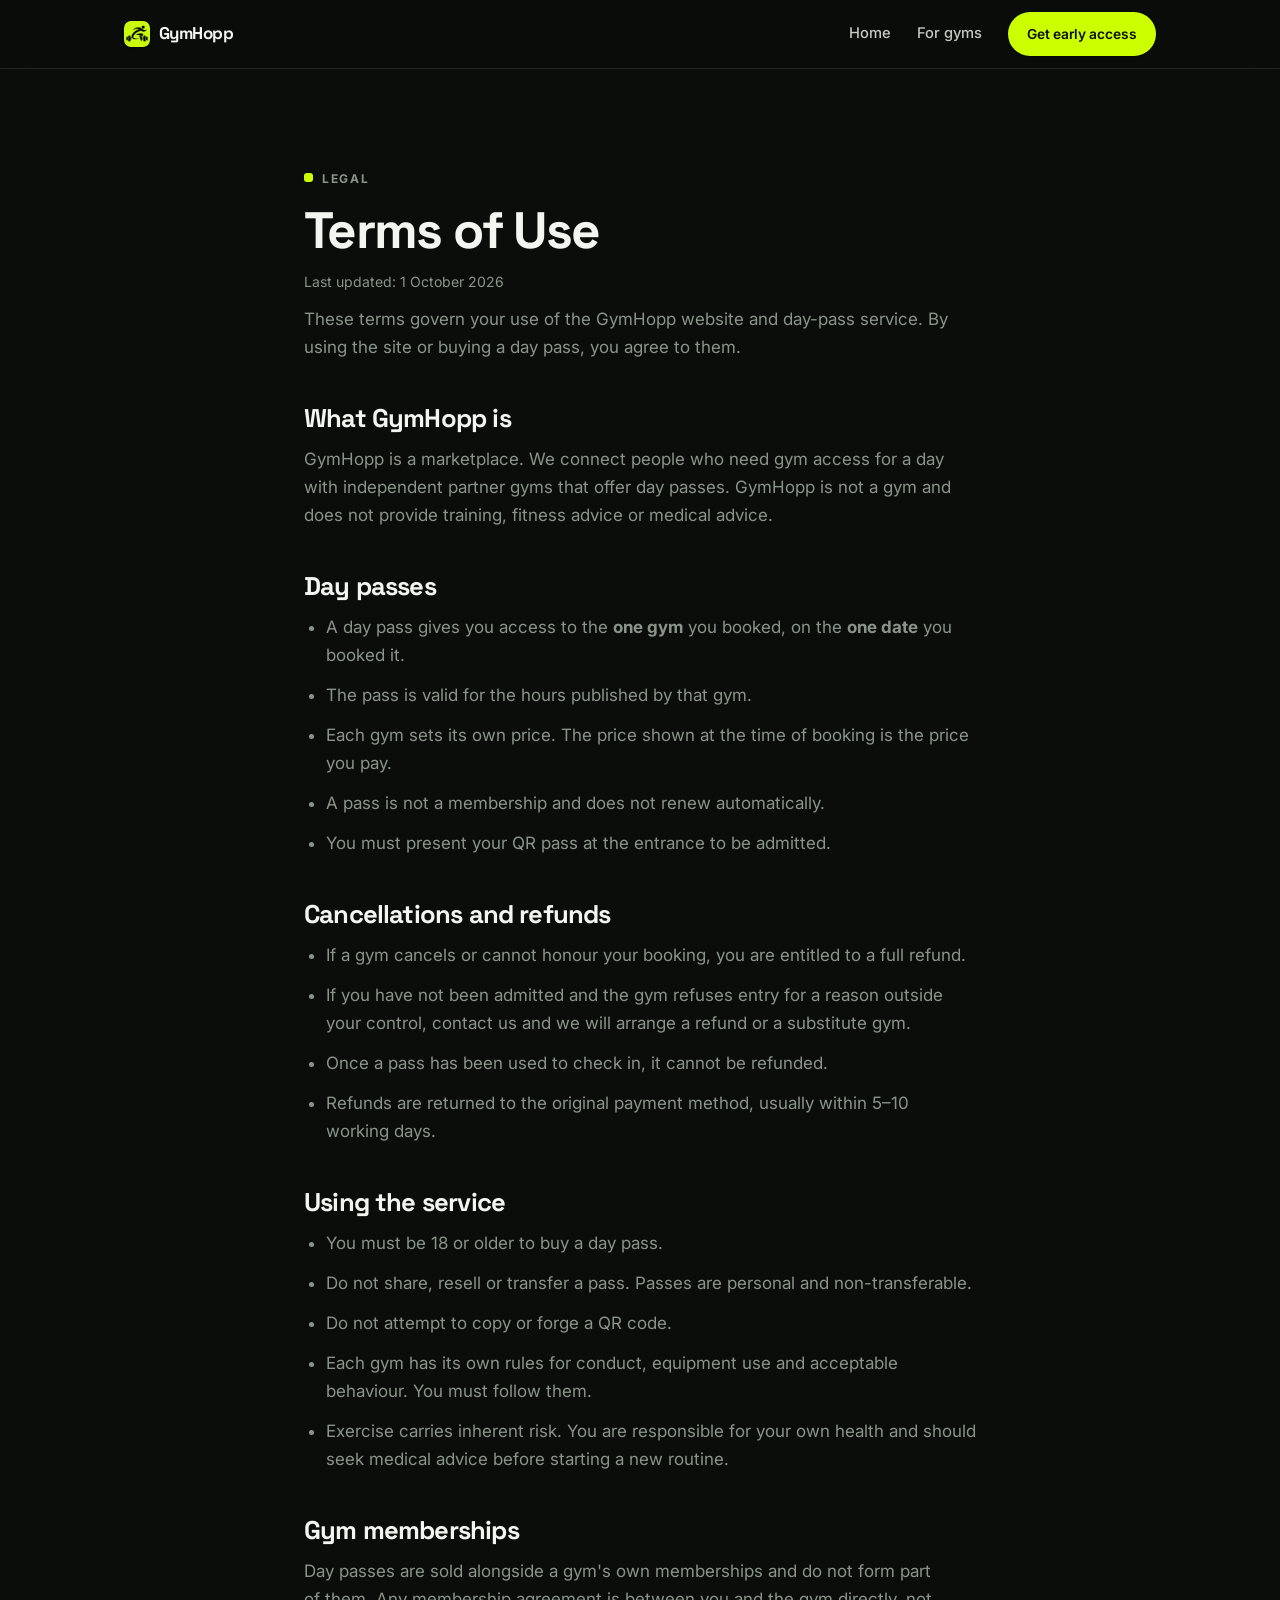
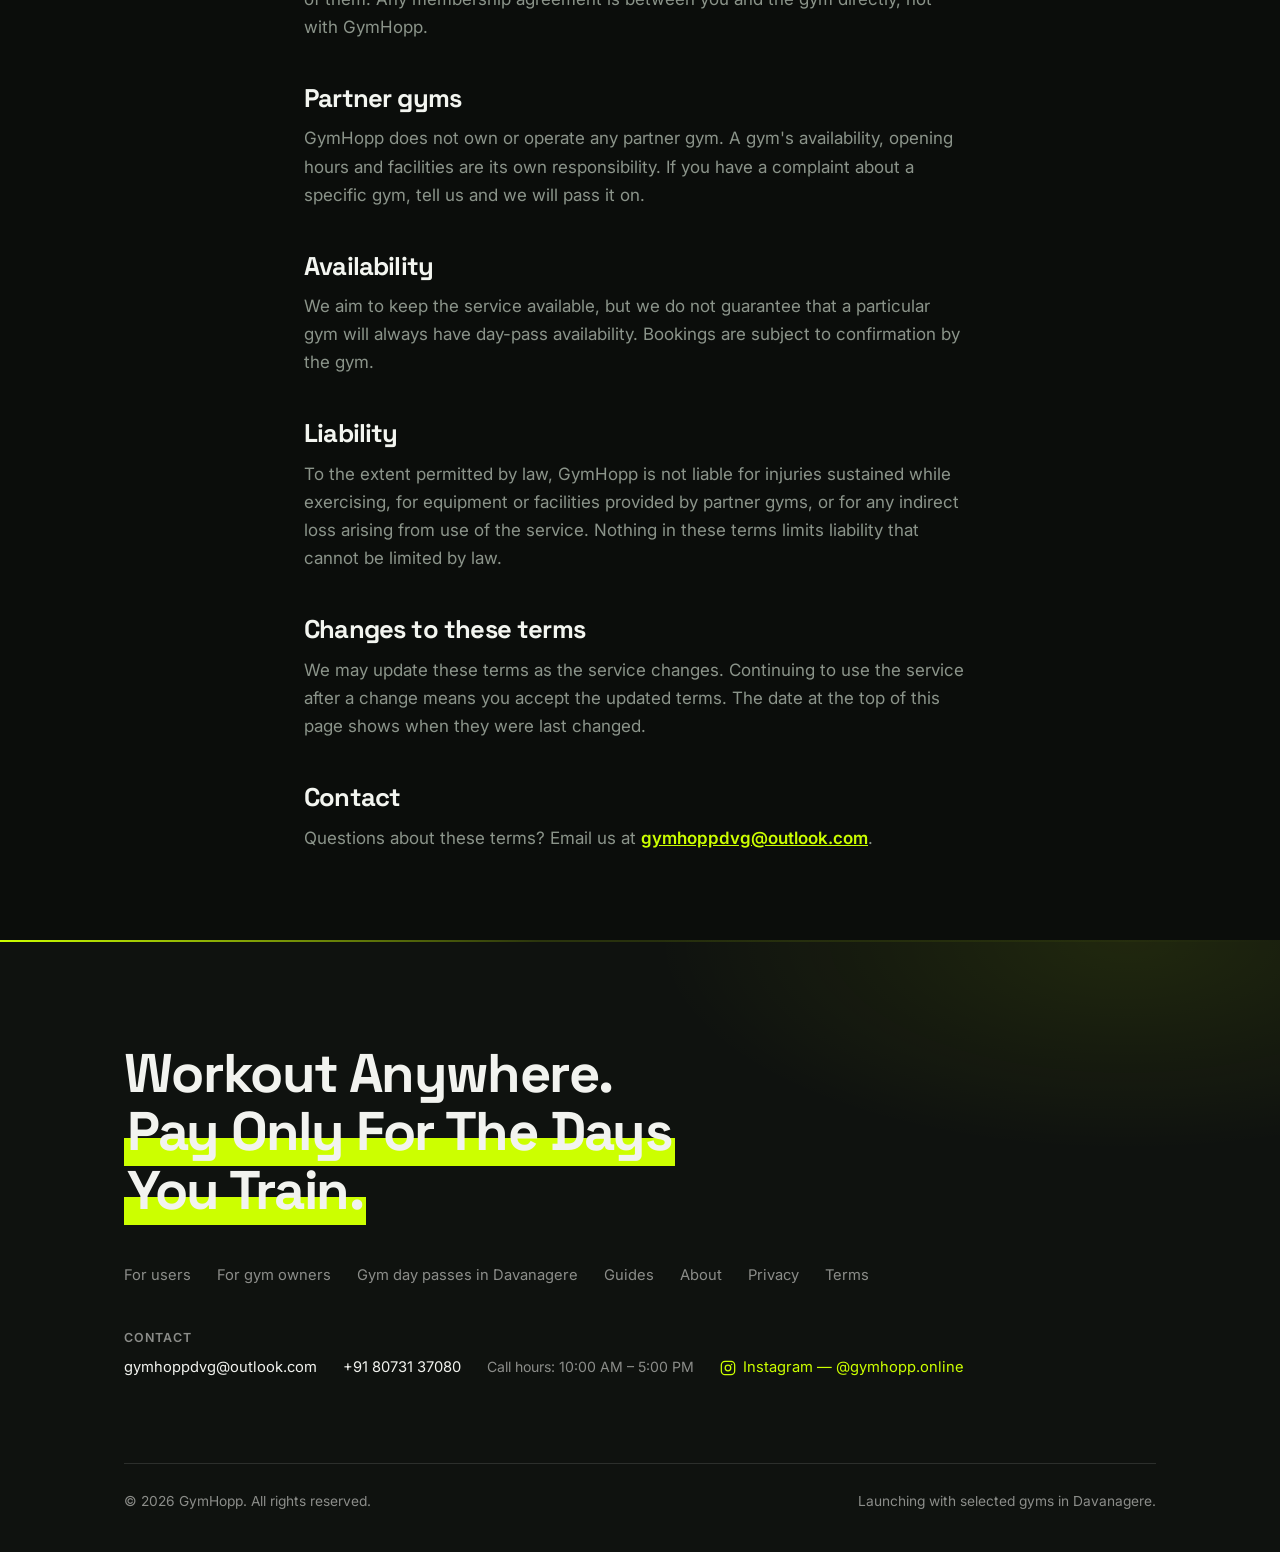
<file: terms.html>
<!DOCTYPE html>
<html lang="en-IN">
<head>
<meta charset="UTF-8">
<meta name="viewport" content="width=device-width, initial-scale=1">
<title>Terms of Use | GymHopp</title>
<meta name="description" content="The terms that apply when you use the GymHopp website and day pass service, including day-pass validity, refunds and gym rules.">
<meta name="robots" content="index, follow, max-image-preview:large, max-snippet:-1">
<meta name="author" content="GymHopp">
<link rel="canonical" href="https://gymhopp.online/terms.html">
<link rel="alternate" hreflang="en-in" href="https://gymhopp.online/terms.html">
<link rel="alternate" hreflang="x-default" href="https://gymhopp.online/terms.html">
<meta property="og:type" content="article">
<meta property="og:site_name" content="GymHopp">
<meta property="og:url" content="https://gymhopp.online/terms.html">
<meta property="og:title" content="Terms of Use | GymHopp">
<meta property="og:description" content="The terms that apply when you use the GymHopp website and day pass service.">
<meta property="og:image" content="https://gymhopp.online/gymhopp-social-preview.png">
<meta property="og:image:alt" content="GymHopp terms of use">
<meta property="og:locale" content="en_IN">
<meta name="twitter:card" content="summary_large_image">
<meta name="twitter:title" content="Terms of Use | GymHopp">
<meta name="twitter:description" content="The terms that apply when you use the GymHopp website and day pass service.">
<meta name="twitter:image" content="https://gymhopp.online/gymhopp-social-preview.png">
<meta name="theme-color" content="#0b0d0b">
<link rel="icon" href="favicon-48.png" sizes="48x48" type="image/png">
<link rel="icon" href="gymhopp-logo.png" type="image/png">
<link rel="apple-touch-icon" href="https://gymhopp.online/gymhopp-apple-touch-icon.png">
<link rel="preconnect" href="https://fonts.googleapis.com">
<link rel="preconnect" href="https://fonts.gstatic.com" crossorigin>
<link rel="stylesheet" href="https://fonts.googleapis.com/css2?family=Inter:wght@400;500;600;700;800&family=Space+Grotesk:wght@500;600;700&display=swap" rel="stylesheet">
<link rel="stylesheet" href="styles.css">
</head>
<body>

<a class="skip-link" href="#main">Skip to content</a>

<header class="site-header">
  <div class="container header-inner">
    <a class="logo" href="/">
      <span class="logo-mark" aria-hidden="true">
        <img src="gymhopp-logo.png" alt="" width="26" height="26">
      </span>
      <span class="logo-text">GymHopp</span>
    </a>
    <nav class="nav" id="nav" aria-label="Main">
      <a href="/">Home</a>
      <a href="for-gyms.html">For gyms</a>
      <a class="btn btn-small btn-primary" href="/#waitlist">Get early access</a>
    </nav>
    <button class="nav-toggle" id="nav-toggle" aria-expanded="false" aria-controls="nav" aria-label="Toggle menu">
      <span></span><span></span><span></span>
    </button>
  </div>
</header>

<main id="main">
  <section class="legal">
    <div class="container legal-inner">
      <p class="eyebrow">Legal</p>
      <h1 class="hero-title" style="font-size:clamp(2.2rem,5vw,3.2rem)">Terms of Use</h1>
      <p class="legal-meta">Last updated: 1 October 2026</p>

      <p>
        These terms govern your use of the GymHopp website and day-pass service.
        By using the site or buying a day pass, you agree to them.
      </p>

      <h2>What GymHopp is</h2>
      <p>
        GymHopp is a marketplace. We connect people who need gym access for a day
        with independent partner gyms that offer day passes. GymHopp is not a gym
        and does not provide training, fitness advice or medical advice.
      </p>

      <h2>Day passes</h2>
      <ul>
        <li>A day pass gives you access to the <strong>one gym</strong> you booked, on the <strong>one date</strong> you booked it.</li>
        <li>The pass is valid for the hours published by that gym.</li>
        <li>Each gym sets its own price. The price shown at the time of booking is the price you pay.</li>
        <li>A pass is not a membership and does not renew automatically.</li>
        <li>You must present your QR pass at the entrance to be admitted.</li>
      </ul>

      <h2>Cancellations and refunds</h2>
      <ul>
        <li>If a gym cancels or cannot honour your booking, you are entitled to a full refund.</li>
        <li>If you have not been admitted and the gym refuses entry for a reason outside your control, contact us and we will arrange a refund or a substitute gym.</li>
        <li>Once a pass has been used to check in, it cannot be refunded.</li>
        <li>Refunds are returned to the original payment method, usually within 5–10 working days.</li>
      </ul>

      <h2>Using the service</h2>
      <ul>
        <li>You must be 18 or older to buy a day pass.</li>
        <li>Do not share, resell or transfer a pass. Passes are personal and non-transferable.</li>
        <li>Do not attempt to copy or forge a QR code.</li>
        <li>Each gym has its own rules for conduct, equipment use and acceptable behaviour. You must follow them.</li>
        <li>Exercise carries inherent risk. You are responsible for your own health and should seek medical advice before starting a new routine.</li>
      </ul>

      <h2>Gym memberships</h2>
      <p>
        Day passes are sold alongside a gym's own memberships and do not form part
        of them. Any membership agreement is between you and the gym directly, not
        with GymHopp.
      </p>

      <h2>Partner gyms</h2>
      <p>
        GymHopp does not own or operate any partner gym. A gym's availability,
        opening hours and facilities are its own responsibility. If you have a
        complaint about a specific gym, tell us and we will pass it on.
      </p>

      <h2>Availability</h2>
      <p>
        We aim to keep the service available, but we do not guarantee that a
        particular gym will always have day-pass availability. Bookings are subject
        to confirmation by the gym.
      </p>

      <h2>Liability</h2>
      <p>
        To the extent permitted by law, GymHopp is not liable for injuries sustained
        while exercising, for equipment or facilities provided by partner gyms, or
        for any indirect loss arising from use of the service. Nothing in these
        terms limits liability that cannot be limited by law.
      </p>

      <h2>Changes to these terms</h2>
      <p>
        We may update these terms as the service changes. Continuing to use the
        service after a change means you accept the updated terms. The date at the
        top of this page shows when they were last changed.
      </p>

      <h2>Contact</h2>
      <p>
        Questions about these terms? Email us at
        <a href="mailto:gymhoppdvg@outlook.com">gymhoppdvg@outlook.com</a>.
      </p>
    </div>
  </section>
</main>

<footer class="site-footer">
  <div class="container">
    <p class="footer-tagline">
      Workout Anywhere.<br>
      <span class="accent">Pay Only For The Days You Train.</span>
    </p>
    <nav class="footer-nav" aria-label="Footer">
      <a href="/">For users</a>
      <a href="for-gyms.html">For gym owners</a>
      <a href="gyms/davanagere/">Gym day passes in Davanagere</a>
      <a href="guides/">Guides</a>
      <a href="about.html">About</a>
      <a href="privacy.html">Privacy</a>
      <a href="terms.html">Terms</a>
    </nav>
    <div class="footer-contact">
      <p class="footer-contact-label">Contact</p>
      <a href="mailto:gymhoppdvg@outlook.com">gymhoppdvg@outlook.com</a>
      <a href="tel:+918073137080">+91 80731 37080</a>
      <span class="footer-contact-hours">Call hours: 10:00 AM &ndash; 5:00 PM</span>
      <a href="https://www.instagram.com/gymhopp.online/" target="_blank" rel="noopener me"><svg viewBox="0 0 24 24" fill="none" stroke="currentColor" stroke-width="1.9" stroke-linecap="round" stroke-linejoin="round" aria-hidden="true" focusable="false"><rect x="2" y="2" width="20" height="20" rx="5.5"/><circle cx="12" cy="12" r="4.2"/><circle cx="17.4" cy="6.6" r="1.15" fill="currentColor" stroke="none"/></svg>Instagram &mdash; @gymhopp.online</a>
    </div>
    <div class="footer-bottom">
      <p>&copy; <span id="year">2026</span> GymHopp. All rights reserved.</p>
      <p>Launching with selected gyms in Davanagere.</p>
    </div>
  </div>
</footer>

<script src="script.js"></script>
</body>
</html>
</file>
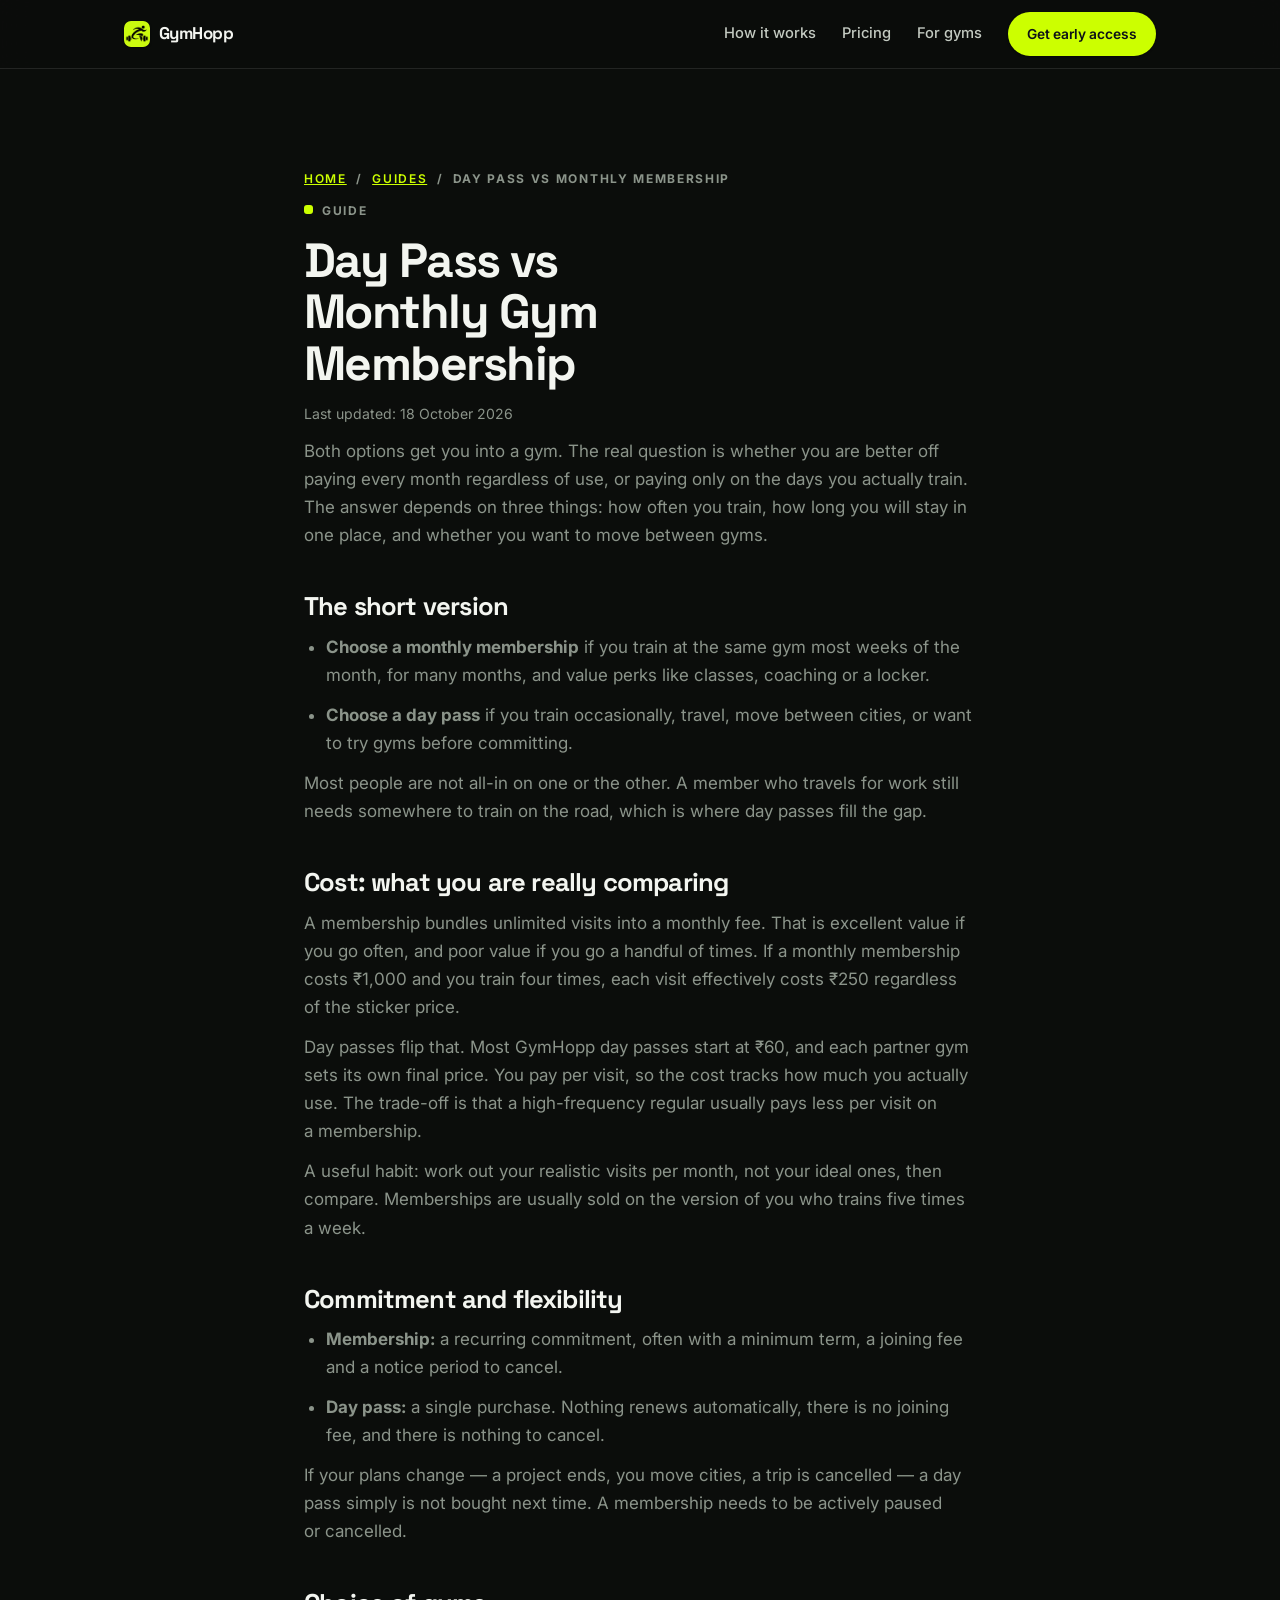
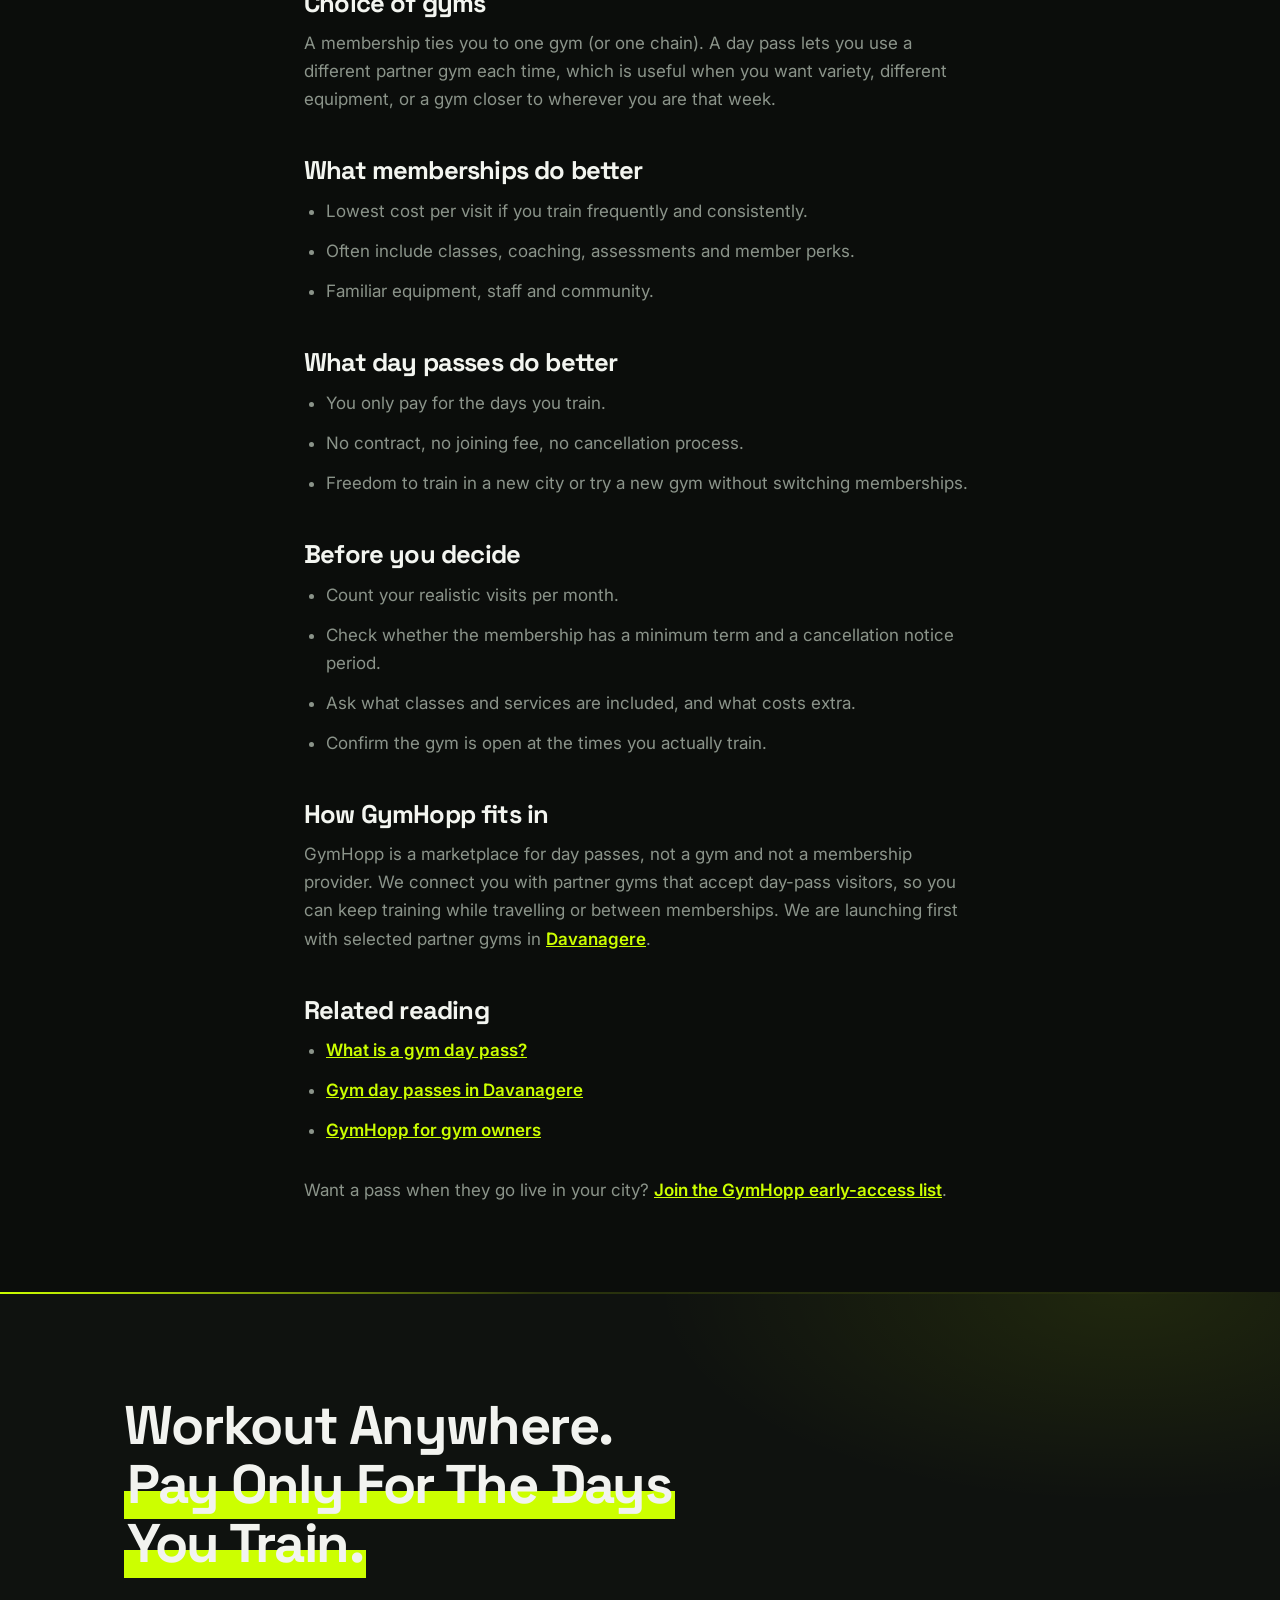
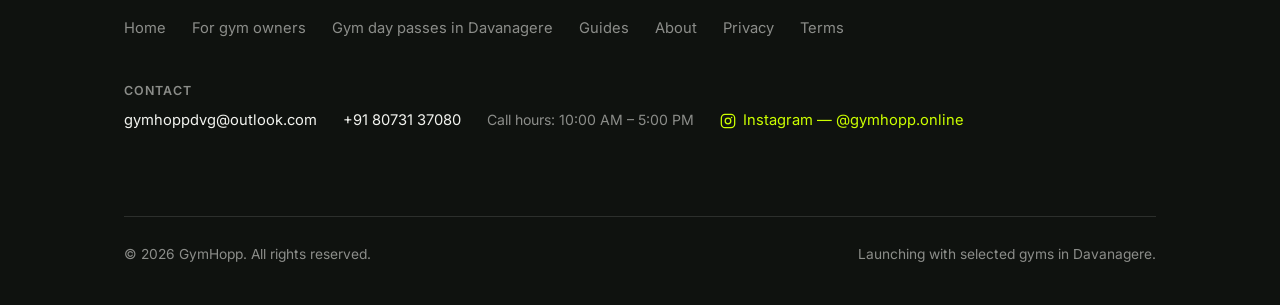
<file: guides/day-pass-vs-monthly-gym-membership.html>
<!DOCTYPE html>
<html lang="en-IN">
<head>
<meta charset="UTF-8">
<meta name="viewport" content="width=device-width, initial-scale=1">
<title>Day Pass vs Monthly Gym Membership | GymHopp</title>
<meta name="description" content="Day pass or monthly gym membership? Compare cost, flexibility and commitment, and see which one fits the way you actually train.">
<meta name="robots" content="index, follow, max-image-preview:large, max-snippet:-1, max-video-preview:-1">
<meta name="author" content="GymHopp">
<link rel="canonical" href="https://gymhopp.online/guides/day-pass-vs-monthly-gym-membership.html">
<link rel="alternate" hreflang="en-in" href="https://gymhopp.online/guides/day-pass-vs-monthly-gym-membership.html">
<link rel="alternate" hreflang="x-default" href="https://gymhopp.online/guides/day-pass-vs-monthly-gym-membership.html">

<meta property="og:type" content="article">
<meta property="og:site_name" content="GymHopp">
<meta property="og:url" content="https://gymhopp.online/guides/day-pass-vs-monthly-gym-membership.html">
<meta property="og:title" content="Day Pass vs Monthly Gym Membership | GymHopp">
<meta property="og:description" content="Compare a gym day pass and a monthly membership on cost, flexibility and commitment.">
<meta property="og:image" content="https://gymhopp.online/gymhopp-social-preview.png">
<meta property="og:image:width" content="1200">
<meta property="og:image:height" content="630">
<meta property="og:image:alt" content="Day pass vs monthly gym membership comparison">
<meta property="og:locale" content="en_IN">
<meta name="twitter:card" content="summary_large_image">
<meta name="twitter:title" content="Day Pass vs Monthly Gym Membership | GymHopp">
<meta name="twitter:description" content="Which fits the way you actually train — a day pass or a monthly membership?">
<meta name="twitter:image" content="https://gymhopp.online/gymhopp-social-preview.png">
<meta name="theme-color" content="#0b0d0b">

<link rel="icon" href="../favicon-48.png" sizes="48x48" type="image/png">
<link rel="icon" href="../gymhopp-logo.png" type="image/png">
<link rel="apple-touch-icon" href="https://gymhopp.online/gymhopp-apple-touch-icon.png">
<link rel="preconnect" href="https://fonts.googleapis.com">
<link rel="preconnect" href="https://fonts.gstatic.com" crossorigin>
<link rel="stylesheet" href="https://fonts.googleapis.com/css2?family=Inter:wght@400;500;600;700;800&family=Space+Grotesk:wght@500;600;700&display=swap" rel="stylesheet">
<script>document.documentElement.className += " js";</script>
<link rel="stylesheet" href="../styles.css">

<script type="application/ld+json">
{
  "@context": "https://schema.org",
  "@graph": [
    {
      "@type": "Organization",
      "@id": "https://gymhopp.online/#org",
      "name": "GymHopp",
      "url": "https://gymhopp.online/",
      "logo": {
        "@type": "ImageObject",
        "url": "https://gymhopp.online/gymhopp-app-icon.png",
        "width": 512,
        "height": 512
      },
      "sameAs": [
        "https://www.instagram.com/gymhopp.online/"
      ]
    },
    {
      "@type": "Article",
      "@id": "https://gymhopp.online/guides/day-pass-vs-monthly-gym-membership.html#article",
      "headline": "Day Pass vs Monthly Gym Membership",
      "description": "Compare a gym day pass and a monthly membership on cost, flexibility and commitment, and see which one fits the way you train.",
      "url": "https://gymhopp.online/guides/day-pass-vs-monthly-gym-membership.html",
      "mainEntityOfPage": {
        "@id": "https://gymhopp.online/guides/day-pass-vs-monthly-gym-membership.html#webpage"
      },
      "image": "https://gymhopp.online/gymhopp-social-preview.png",
      "author": {
        "@id": "https://gymhopp.online/#org"
      },
      "publisher": {
        "@id": "https://gymhopp.online/#org"
      },
      "datePublished": "2026-10-18",
      "dateModified": "2026-10-18",
      "inLanguage": "en-IN"
    },
    {
      "@type": "WebPage",
      "@id": "https://gymhopp.online/guides/day-pass-vs-monthly-gym-membership.html#webpage",
      "url": "https://gymhopp.online/guides/day-pass-vs-monthly-gym-membership.html",
      "name": "Day Pass vs Monthly Gym Membership | GymHopp",
      "isPartOf": {
        "@id": "https://gymhopp.online/#website"
      },
      "about": {
        "@id": "https://gymhopp.online/#org"
      },
      "breadcrumb": {
        "@id": "https://gymhopp.online/guides/day-pass-vs-monthly-gym-membership.html#breadcrumb"
      },
      "inLanguage": "en-IN"
    },
    {
      "@type": "BreadcrumbList",
      "@id": "https://gymhopp.online/guides/day-pass-vs-monthly-gym-membership.html#breadcrumb",
      "itemListElement": [
        {
          "@type": "ListItem",
          "position": 1,
          "name": "Home",
          "item": "https://gymhopp.online/"
        },
        {
          "@type": "ListItem",
          "position": 2,
          "name": "Guides",
          "item": "https://gymhopp.online/guides/"
        },
        {
          "@type": "ListItem",
          "position": 3,
          "name": "Day pass vs monthly gym membership",
          "item": "https://gymhopp.online/guides/day-pass-vs-monthly-gym-membership.html"
        }
      ]
    }
  ]
}
</script>
<!-- Analytics: no tracking script is installed yet. When you have a real
     measurement ID, paste your snippet here (Google Analytics 4, Plausible,
     Umami, etc.). Do not add a placeholder ID — it will not collect data. -->
</head>
<body>

<a class="skip-link" href="#main">Skip to content</a>

<header class="site-header">
  <div class="container header-inner">
    <a class="logo" href="/">
      <span class="logo-mark" aria-hidden="true">
        <img src="../gymhopp-logo.png" alt="" width="26" height="26">
      </span>
      <span class="logo-text">GymHopp</span>
    </a>

    <nav class="nav" id="nav" aria-label="Main">
      <a href="/#how">How it works</a>
      <a href="/#pricing">Pricing</a>
      <a href="../for-gyms.html">For gyms</a>
      <a class="btn btn-small btn-primary" href="/#waitlist">Get early access</a>
    </nav>

    <button class="nav-toggle" id="nav-toggle" aria-expanded="false" aria-controls="nav" aria-label="Toggle menu">
      <span></span><span></span><span></span>
    </button>
  </div>
</header>

<main id="main">
  <section class="legal">
    <div class="container legal-inner">
      <nav aria-label="Breadcrumb">
        <p class="mini-label mini-label-muted">
          <a href="/">Home</a> &nbsp;/&nbsp; <a href="../guides/">Guides</a> &nbsp;/&nbsp; <span>Day pass vs monthly membership</span>
        </p>
      </nav>

      <p class="eyebrow">Guide</p>
      <h1 class="hero-title" style="font-size:clamp(2.1rem,4.6vw,3rem)">Day Pass vs Monthly Gym Membership</h1>
      <p class="legal-meta">Last updated: 18 October 2026</p>

      <p>
        Both options get you into a gym. The real question is whether you are better
        off paying every month regardless of use, or paying only on the days you
        actually train. The answer depends on three things: how often you train, how
        long you will stay in one place, and whether you want to move between gyms.
      </p>

      <h2>The short version</h2>
      <ul>
        <li><strong>Choose a monthly membership</strong> if you train at the same gym most weeks of the month, for many months, and value perks like classes, coaching or a locker.</li>
        <li><strong>Choose a day pass</strong> if you train occasionally, travel, move between cities, or want to try gyms before committing.</li>
      </ul>
      <p>
        Most people are not all-in on one or the other. A member who travels for work
        still needs somewhere to train on the road, which is where day passes fill the gap.
      </p>

      <h2>Cost: what you are really comparing</h2>
      <p>
        A membership bundles unlimited visits into a monthly fee. That is excellent
        value if you go often, and poor value if you go a handful of times. If a
        monthly membership costs &#8377;1,000 and you train four times, each visit
        effectively costs &#8377;250 regardless of the sticker price.
      </p>
      <p>
        Day passes flip that. Most GymHopp day passes start at &#8377;60, and each
        partner gym sets its own final price. You pay per visit, so the cost tracks
        how much you actually use. The trade-off is that a high-frequency regular
        usually pays less per visit on a membership.
      </p>
      <p>
        A useful habit: work out your realistic visits per month, not your ideal
        ones, then compare. Memberships are usually sold on the version of you who
        trains five times a week.
      </p>

      <h2>Commitment and flexibility</h2>
      <ul>
        <li><strong>Membership:</strong> a recurring commitment, often with a minimum term, a joining fee and a notice period to cancel.</li>
        <li><strong>Day pass:</strong> a single purchase. Nothing renews automatically, there is no joining fee, and there is nothing to cancel.</li>
      </ul>
      <p>
        If your plans change — a project ends, you move cities, a trip is cancelled —
        a day pass simply is not bought next time. A membership needs to be actively
        paused or cancelled.
      </p>

      <h2>Choice of gyms</h2>
      <p>
        A membership ties you to one gym (or one chain). A day pass lets you use a
        different partner gym each time, which is useful when you want variety,
        different equipment, or a gym closer to wherever you are that week.
      </p>

      <h2>What memberships do better</h2>
      <ul>
        <li>Lowest cost per visit if you train frequently and consistently.</li>
        <li>Often include classes, coaching, assessments and member perks.</li>
        <li>Familiar equipment, staff and community.</li>
      </ul>

      <h2>What day passes do better</h2>
      <ul>
        <li>You only pay for the days you train.</li>
        <li>No contract, no joining fee, no cancellation process.</li>
        <li>Freedom to train in a new city or try a new gym without switching memberships.</li>
      </ul>

      <h2>Before you decide</h2>
      <ul>
        <li>Count your realistic visits per month.</li>
        <li>Check whether the membership has a minimum term and a cancellation notice period.</li>
        <li>Ask what classes and services are included, and what costs extra.</li>
        <li>Confirm the gym is open at the times you actually train.</li>
      </ul>

      <h2>How GymHopp fits in</h2>
      <p>
        GymHopp is a marketplace for day passes, not a gym and not a membership
        provider. We connect you with partner gyms that accept day-pass visitors, so
        you can keep training while travelling or between memberships. We are
        launching first with selected partner gyms in
        <a href="../gyms/davanagere/">Davanagere</a>.
      </p>

      <h2>Related reading</h2>
      <ul>
        <li><a href="what-is-a-gym-day-pass.html">What is a gym day pass?</a></li>
        <li><a href="../gyms/davanagere/">Gym day passes in Davanagere</a></li>
        <li><a href="../for-gyms.html">GymHopp for gym owners</a></li>
      </ul>

      <p style="margin-top:32px">
        Want a pass when they go live in your city?
        <a href="/#waitlist">Join the GymHopp early-access list</a>.
      </p>
    </div>
  </section>
</main>

<footer class="site-footer">
  <div class="container">
    <p class="footer-tagline">
      Workout Anywhere.<br>
      <span class="accent">Pay Only For The Days You Train.</span>
    </p>

    <nav class="footer-nav" aria-label="Footer">
      <a href="/">Home</a>
      <a href="../for-gyms.html">For gym owners</a>
      <a href="../gyms/davanagere/">Gym day passes in Davanagere</a>
      <a href="../guides/">Guides</a>
      <a href="../about.html">About</a>
      <a href="../privacy.html">Privacy</a>
      <a href="../terms.html">Terms</a>
    </nav>

    <div class="footer-contact">
      <p class="footer-contact-label">Contact</p>
      <a href="mailto:gymhoppdvg@outlook.com">gymhoppdvg@outlook.com</a>
      <a href="tel:+918073137080">+91 80731 37080</a>
      <span class="footer-contact-hours">Call hours: 10:00 AM &ndash; 5:00 PM</span>
      <a href="https://www.instagram.com/gymhopp.online/" target="_blank" rel="noopener me"><svg viewBox="0 0 24 24" fill="none" stroke="currentColor" stroke-width="1.9" stroke-linecap="round" stroke-linejoin="round" aria-hidden="true" focusable="false"><rect x="2" y="2" width="20" height="20" rx="5.5"/><circle cx="12" cy="12" r="4.2"/><circle cx="17.4" cy="6.6" r="1.15" fill="currentColor" stroke="none"/></svg>Instagram &mdash; @gymhopp.online</a>
    </div>

    <div class="footer-bottom">
      <p>&copy; <span id="year">2026</span> GymHopp. All rights reserved.</p>
      <p>Launching with selected gyms in Davanagere.</p>
    </div>
  </div>
</footer>

<script src="../script.js"></script>
</body>
</html>
</file>
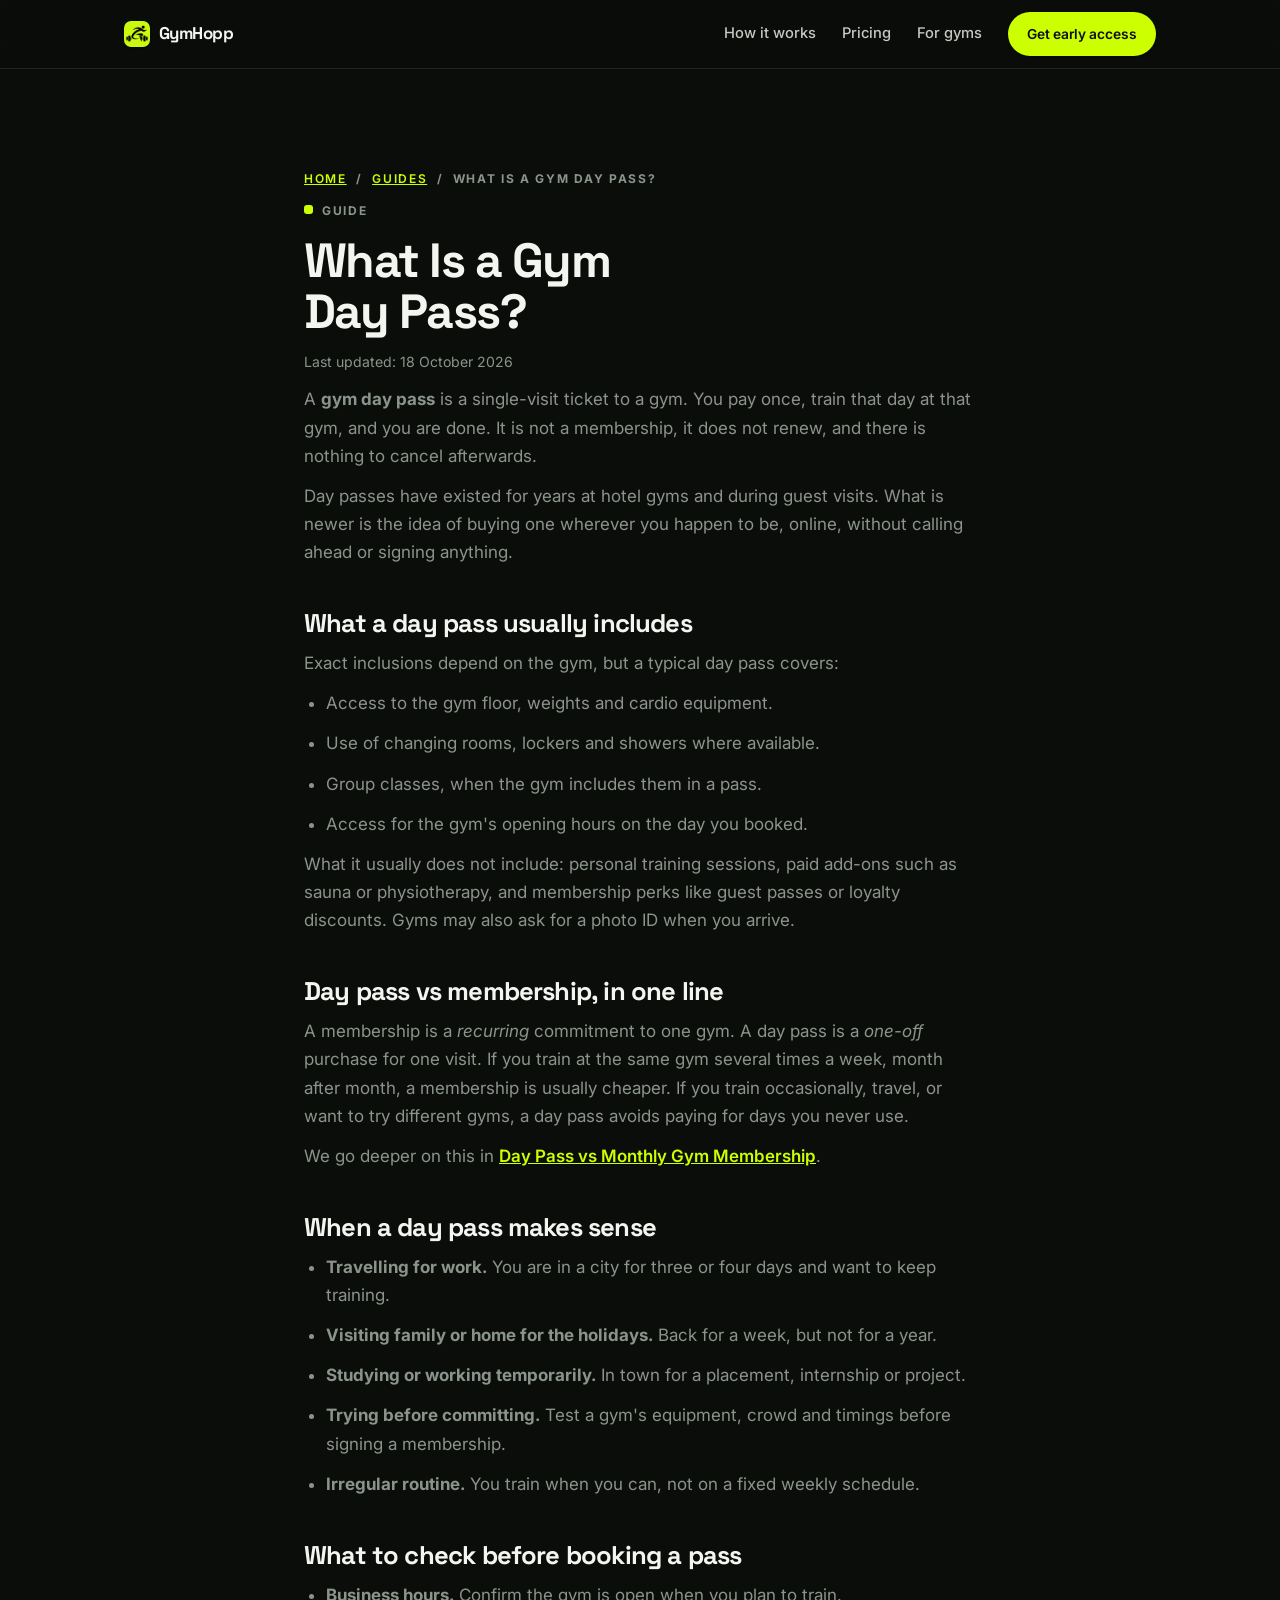
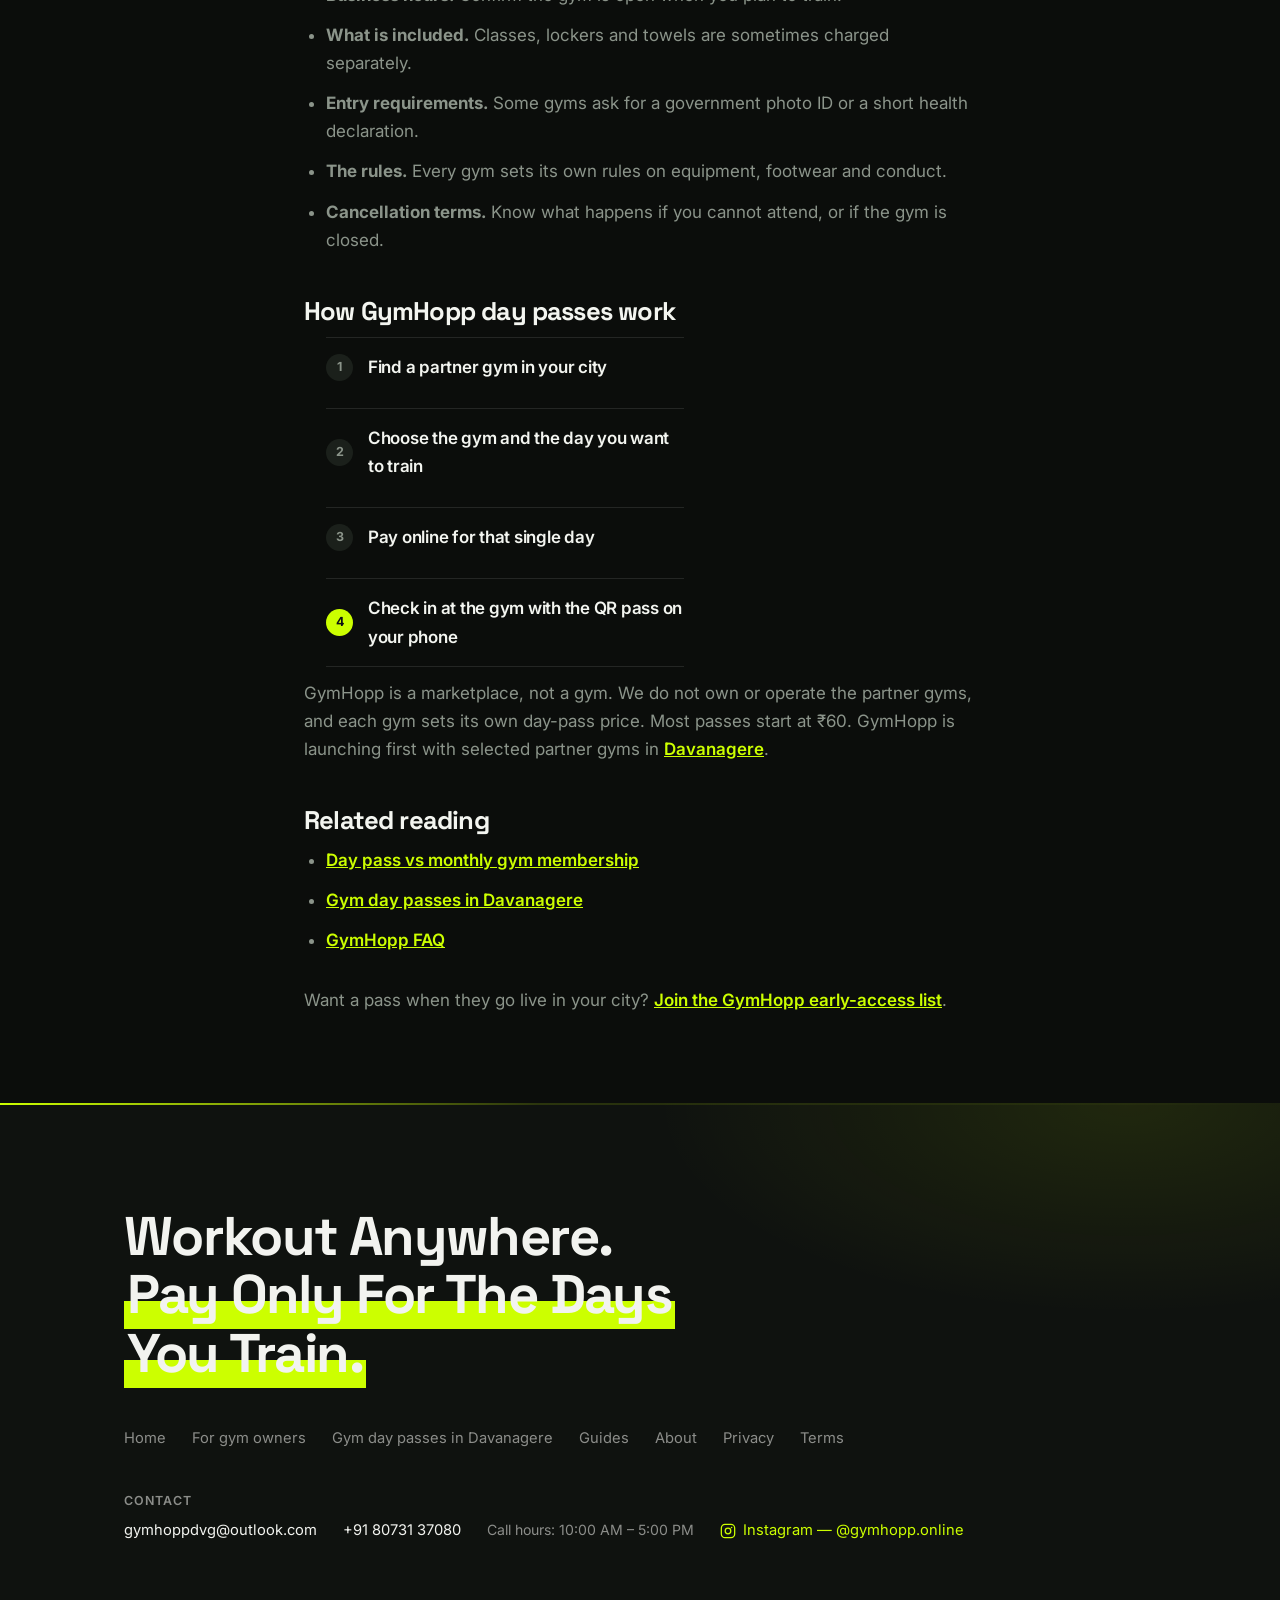
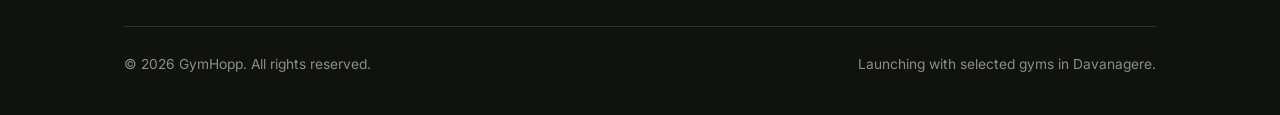
<file: guides/what-is-a-gym-day-pass.html>
<!DOCTYPE html>
<html lang="en-IN">
<head>
<meta charset="UTF-8">
<meta name="viewport" content="width=device-width, initial-scale=1">
<title>What Is a Gym Day Pass? | GymHopp</title>
<meta name="description" content="A gym day pass gives you access to one gym for one day — no membership, no long contract. Here is what a day pass includes and when it is worth it.">
<meta name="robots" content="index, follow, max-image-preview:large, max-snippet:-1, max-video-preview:-1">
<meta name="author" content="GymHopp">
<link rel="canonical" href="https://gymhopp.online/guides/what-is-a-gym-day-pass.html">
<link rel="alternate" hreflang="en-in" href="https://gymhopp.online/guides/what-is-a-gym-day-pass.html">
<link rel="alternate" hreflang="x-default" href="https://gymhopp.online/guides/what-is-a-gym-day-pass.html">

<meta property="og:type" content="article">
<meta property="og:site_name" content="GymHopp">
<meta property="og:url" content="https://gymhopp.online/guides/what-is-a-gym-day-pass.html">
<meta property="og:title" content="What Is a Gym Day Pass? | GymHopp">
<meta property="og:description" content="A gym day pass gives you access to one gym for one day — no membership, no long contract.">
<meta property="og:image" content="https://gymhopp.online/gymhopp-social-preview.png">
<meta property="og:image:width" content="1200">
<meta property="og:image:height" content="630">
<meta property="og:image:alt" content="GymHopp gym day pass guide">
<meta property="og:locale" content="en_IN">
<meta name="twitter:card" content="summary_large_image">
<meta name="twitter:title" content="What Is a Gym Day Pass? | GymHopp">
<meta name="twitter:description" content="What a gym day pass includes and when it beats a monthly membership.">
<meta name="twitter:image" content="https://gymhopp.online/gymhopp-social-preview.png">
<meta name="theme-color" content="#0b0d0b">

<link rel="icon" href="../favicon-48.png" sizes="48x48" type="image/png">
<link rel="icon" href="../gymhopp-logo.png" type="image/png">
<link rel="apple-touch-icon" href="https://gymhopp.online/gymhopp-apple-touch-icon.png">
<link rel="preconnect" href="https://fonts.googleapis.com">
<link rel="preconnect" href="https://fonts.gstatic.com" crossorigin>
<link rel="stylesheet" href="https://fonts.googleapis.com/css2?family=Inter:wght@400;500;600;700;800&family=Space+Grotesk:wght@500;600;700&display=swap" rel="stylesheet">
<script>document.documentElement.className += " js";</script>
<link rel="stylesheet" href="../styles.css">

<script type="application/ld+json">
{
  "@context": "https://schema.org",
  "@graph": [
    {
      "@type": "Organization",
      "@id": "https://gymhopp.online/#org",
      "name": "GymHopp",
      "url": "https://gymhopp.online/",
      "logo": {
        "@type": "ImageObject",
        "url": "https://gymhopp.online/gymhopp-app-icon.png",
        "width": 512,
        "height": 512
      },
      "sameAs": [
        "https://www.instagram.com/gymhopp.online/"
      ]
    },
    {
      "@type": "Article",
      "@id": "https://gymhopp.online/guides/what-is-a-gym-day-pass.html#article",
      "headline": "What Is a Gym Day Pass?",
      "description": "A gym day pass gives you access to one gym for one day — no membership, no long contract. What a day pass includes and when it is worth it.",
      "url": "https://gymhopp.online/guides/what-is-a-gym-day-pass.html",
      "mainEntityOfPage": {
        "@id": "https://gymhopp.online/guides/what-is-a-gym-day-pass.html#webpage"
      },
      "image": "https://gymhopp.online/gymhopp-social-preview.png",
      "author": {
        "@id": "https://gymhopp.online/#org"
      },
      "publisher": {
        "@id": "https://gymhopp.online/#org"
      },
      "datePublished": "2026-10-18",
      "dateModified": "2026-10-18",
      "inLanguage": "en-IN"
    },
    {
      "@type": "WebPage",
      "@id": "https://gymhopp.online/guides/what-is-a-gym-day-pass.html#webpage",
      "url": "https://gymhopp.online/guides/what-is-a-gym-day-pass.html",
      "name": "What Is a Gym Day Pass? | GymHopp",
      "isPartOf": {
        "@id": "https://gymhopp.online/#website"
      },
      "about": {
        "@id": "https://gymhopp.online/#org"
      },
      "breadcrumb": {
        "@id": "https://gymhopp.online/guides/what-is-a-gym-day-pass.html#breadcrumb"
      },
      "inLanguage": "en-IN"
    },
    {
      "@type": "BreadcrumbList",
      "@id": "https://gymhopp.online/guides/what-is-a-gym-day-pass.html#breadcrumb",
      "itemListElement": [
        {
          "@type": "ListItem",
          "position": 1,
          "name": "Home",
          "item": "https://gymhopp.online/"
        },
        {
          "@type": "ListItem",
          "position": 2,
          "name": "Guides",
          "item": "https://gymhopp.online/guides/"
        },
        {
          "@type": "ListItem",
          "position": 3,
          "name": "What is a gym day pass?",
          "item": "https://gymhopp.online/guides/what-is-a-gym-day-pass.html"
        }
      ]
    }
  ]
}
</script>
<!-- Analytics: no tracking script is installed yet. When you have a real
     measurement ID, paste your snippet here (Google Analytics 4, Plausible,
     Umami, etc.). Do not add a placeholder ID — it will not collect data. -->
</head>
<body>

<a class="skip-link" href="#main">Skip to content</a>

<header class="site-header">
  <div class="container header-inner">
    <a class="logo" href="/">
      <span class="logo-mark" aria-hidden="true">
        <img src="../gymhopp-logo.png" alt="" width="26" height="26">
      </span>
      <span class="logo-text">GymHopp</span>
    </a>

    <nav class="nav" id="nav" aria-label="Main">
      <a href="/#how">How it works</a>
      <a href="/#pricing">Pricing</a>
      <a href="../for-gyms.html">For gyms</a>
      <a class="btn btn-small btn-primary" href="/#waitlist">Get early access</a>
    </nav>

    <button class="nav-toggle" id="nav-toggle" aria-expanded="false" aria-controls="nav" aria-label="Toggle menu">
      <span></span><span></span><span></span>
    </button>
  </div>
</header>

<main id="main">
  <section class="legal">
    <div class="container legal-inner">
      <nav aria-label="Breadcrumb">
        <p class="mini-label mini-label-muted">
          <a href="/">Home</a> &nbsp;/&nbsp; <a href="../guides/">Guides</a> &nbsp;/&nbsp; <span>What is a gym day pass?</span>
        </p>
      </nav>

      <p class="eyebrow">Guide</p>
      <h1 class="hero-title" style="font-size:clamp(2.1rem,4.6vw,3rem)">What Is a Gym Day Pass?</h1>
      <p class="legal-meta">Last updated: 18 October 2026</p>

      <p>
        A <strong>gym day pass</strong> is a single-visit ticket to a gym. You pay
        once, train that day at that gym, and you are done. It is not a membership,
        it does not renew, and there is nothing to cancel afterwards.
      </p>
      <p>
        Day passes have existed for years at hotel gyms and during guest visits. What
        is newer is the idea of buying one wherever you happen to be, online, without
        calling ahead or signing anything.
      </p>

      <h2>What a day pass usually includes</h2>
      <p>
        Exact inclusions depend on the gym, but a typical day pass covers:
      </p>
      <ul>
        <li>Access to the gym floor, weights and cardio equipment.</li>
        <li>Use of changing rooms, lockers and showers where available.</li>
        <li>Group classes, when the gym includes them in a pass.</li>
        <li>Access for the gym's opening hours on the day you booked.</li>
      </ul>
      <p>
        What it usually does not include: personal training sessions, paid add-ons
        such as sauna or physiotherapy, and membership perks like guest passes or
        loyalty discounts. Gyms may also ask for a photo ID when you arrive.
      </p>

      <h2>Day pass vs membership, in one line</h2>
      <p>
        A membership is a <em>recurring</em> commitment to one gym. A day pass is a
        <em>one-off</em> purchase for one visit. If you train at the same gym several
        times a week, month after month, a membership is usually cheaper. If you train
        occasionally, travel, or want to try different gyms, a day pass avoids paying
        for days you never use.
      </p>
      <p>
        We go deeper on this in
        <a href="day-pass-vs-monthly-gym-membership.html">Day Pass vs Monthly Gym Membership</a>.
      </p>

      <h2>When a day pass makes sense</h2>
      <ul>
        <li><strong>Travelling for work.</strong> You are in a city for three or four days and want to keep training.</li>
        <li><strong>Visiting family or home for the holidays.</strong> Back for a week, but not for a year.</li>
        <li><strong>Studying or working temporarily.</strong> In town for a placement, internship or project.</li>
        <li><strong>Trying before committing.</strong> Test a gym's equipment, crowd and timings before signing a membership.</li>
        <li><strong>Irregular routine.</strong> You train when you can, not on a fixed weekly schedule.</li>
      </ul>

      <h2>What to check before booking a pass</h2>
      <ul>
        <li><strong>Business hours.</strong> Confirm the gym is open when you plan to train.</li>
        <li><strong>What is included.</strong> Classes, lockers and towels are sometimes charged separately.</li>
        <li><strong>Entry requirements.</strong> Some gyms ask for a government photo ID or a short health declaration.</li>
        <li><strong>The rules.</strong> Every gym sets its own rules on equipment, footwear and conduct.</li>
        <li><strong>Cancellation terms.</strong> Know what happens if you cannot attend, or if the gym is closed.</li>
      </ul>

      <h2>How GymHopp day passes work</h2>
      <ol class="flow">
        <li><span class="flow-num">1</span>Find a partner gym in your city</li>
        <li><span class="flow-num">2</span>Choose the gym and the day you want to train</li>
        <li><span class="flow-num">3</span>Pay online for that single day</li>
        <li><span class="flow-num">4</span>Check in at the gym with the QR pass on your phone</li>
      </ol>
      <p>
        GymHopp is a marketplace, not a gym. We do not own or operate the partner
        gyms, and each gym sets its own day-pass price. Most passes start at
        &#8377;60. GymHopp is launching first with selected partner gyms in
        <a href="../gyms/davanagere/">Davanagere</a>.
      </p>

      <h2>Related reading</h2>
      <ul>
        <li><a href="day-pass-vs-monthly-gym-membership.html">Day pass vs monthly gym membership</a></li>
        <li><a href="../gyms/davanagere/">Gym day passes in Davanagere</a></li>
        <li><a href="/#faq">GymHopp FAQ</a></li>
      </ul>

      <p style="margin-top:32px">
        Want a pass when they go live in your city?
        <a href="/#waitlist">Join the GymHopp early-access list</a>.
      </p>
    </div>
  </section>
</main>

<footer class="site-footer">
  <div class="container">
    <p class="footer-tagline">
      Workout Anywhere.<br>
      <span class="accent">Pay Only For The Days You Train.</span>
    </p>

    <nav class="footer-nav" aria-label="Footer">
      <a href="/">Home</a>
      <a href="../for-gyms.html">For gym owners</a>
      <a href="../gyms/davanagere/">Gym day passes in Davanagere</a>
      <a href="../guides/">Guides</a>
      <a href="../about.html">About</a>
      <a href="../privacy.html">Privacy</a>
      <a href="../terms.html">Terms</a>
    </nav>

    <div class="footer-contact">
      <p class="footer-contact-label">Contact</p>
      <a href="mailto:gymhoppdvg@outlook.com">gymhoppdvg@outlook.com</a>
      <a href="tel:+918073137080">+91 80731 37080</a>
      <span class="footer-contact-hours">Call hours: 10:00 AM &ndash; 5:00 PM</span>
      <a href="https://www.instagram.com/gymhopp.online/" target="_blank" rel="noopener me"><svg viewBox="0 0 24 24" fill="none" stroke="currentColor" stroke-width="1.9" stroke-linecap="round" stroke-linejoin="round" aria-hidden="true" focusable="false"><rect x="2" y="2" width="20" height="20" rx="5.5"/><circle cx="12" cy="12" r="4.2"/><circle cx="17.4" cy="6.6" r="1.15" fill="currentColor" stroke="none"/></svg>Instagram &mdash; @gymhopp.online</a>
    </div>

    <div class="footer-bottom">
      <p>&copy; <span id="year">2026</span> GymHopp. All rights reserved.</p>
      <p>Launching with selected gyms in Davanagere.</p>
    </div>
  </div>
</footer>

<script src="../script.js"></script>
</body>
</html>
</file>
<file: styles.css>
/* =========================================================
   GymHopp — athletic, technology-led identity
   Dark base, light text, lime accents (logo-true)
   Space Grotesk (display) + Inter (body)
   ========================================================= */

:root {
  --bg: #0b0d0b;
  --bg-soft: #111411;
  --tint: #141814;
  --surface: #141814;
  --surface-2: #1b201b;
  --ink: #f3f5f0;
  --ink-soft: #c3cac1;
  --muted: #8b948a;
  --line: rgba(255, 255, 255, 0.10);
  --line-2: rgba(255, 255, 255, 0.18);
  --accent: #ccff00;
  --accent-deep: #b8e600;
  --accent-ink: #ccff00;   /* readable lime accent on dark */
  --accent-tint: #1e2611;  /* dark lime-tinted surface for accent cards */
  --danger: #ff6b5e;
  --font-head: "Space Grotesk", "Inter", -apple-system, BlinkMacSystemFont, "Segoe UI", Roboto, Helvetica, Arial, sans-serif;

  /* dark mockup islands (phone / dashboard) */
  --dark: #0f120f;
  --dark-screen: #161a17;
  --dark-2: #1e241f;
  --dark-line: rgba(255, 255, 255, 0.12);
  --on-dark: #f2f3ef;
  --on-dark-soft: rgba(242, 243, 239, 0.78);
  --on-dark-muted: rgba(242, 243, 239, 0.55);

  /* Layered shadows read as considered rather than synthetic.
     On a dark base, depth comes from light edges plus deep shadow. */
  --shadow-sm: 0 1px 2px rgba(0, 0, 0, 0.5);
  --shadow-md: 0 2px 6px rgba(0, 0, 0, 0.45), 0 14px 30px -16px rgba(0, 0, 0, 0.7);
  --shadow-lg: 0 4px 10px rgba(0, 0, 0, 0.45), 0 30px 62px -30px rgba(0, 0, 0, 0.8);
  --ring: 0 0 0 3px rgba(204, 255, 0, 0.35);

  --radius: 16px;
  --radius-sm: 10px;
  --radius-lg: 22px;
  --container: 1080px;
  --header-h: 68px;
  color-scheme: dark;
}

* { box-sizing: border-box; }

html {
  scroll-behavior: smooth;
  scroll-padding-top: var(--header-h);
}

body {
  margin: 0;
  background: var(--bg);
  color: var(--ink);
  font-family: "Inter", -apple-system, BlinkMacSystemFont, "Segoe UI", Roboto, Helvetica, Arial, sans-serif;
  font-size: 17px;
  line-height: 1.6;
  -webkit-font-smoothing: antialiased;
  -moz-osx-font-smoothing: grayscale;
  text-rendering: optimizeLegibility;
  font-feature-settings: "kern" 1, "liga" 1, "calt" 1;
}

::selection { background: var(--accent); color: #0d1117; }

/* Visible, consistent focus for keyboard users — a trust signal */
:focus-visible {
  outline: 2px solid var(--accent-ink);
  outline-offset: 3px;
  border-radius: 4px;
}

h1, h2, h3 {
  margin: 0;
  font-family: var(--font-head);
  letter-spacing: -0.032em;
  line-height: 1.08;
  font-weight: 700;
  color: var(--ink);
  text-wrap: balance;
}

h2 { font-size: clamp(1.9rem, 4.2vw, 2.9rem); }
h3 { font-size: 1.15rem; font-weight: 700; letter-spacing: -0.015em; }

p { margin: 0; text-wrap: pretty; }

a { color: inherit; }

img { max-width: 100%; height: auto; }

.container {
  width: 100%;
  max-width: var(--container);
  margin: 0 auto;
  padding: 0 24px;
}

/* Lime "marker" highlight behind key phrases */
.accent {
  color: inherit;
  background: linear-gradient(180deg, transparent 60%, var(--accent) 60%);
  -webkit-box-decoration-break: clone;
  box-decoration-break: clone;
  padding: 0 0.06em;
}

.eyebrow {
  margin: 0 0 14px;
  font-size: 0.75rem;
  font-weight: 700;
  letter-spacing: 0.14em;
  text-transform: uppercase;
  color: var(--muted);
}

/* lime tile motif before every eyebrow — echoes the logo mark */
.eyebrow::before {
  content: "";
  display: inline-block;
  width: 9px;
  height: 9px;
  margin-right: 9px;
  border-radius: 3px;
  background: var(--accent);
  vertical-align: 1px;
}

.centered .eyebrow { display: inline-block; }

.lede {
  margin-top: 16px;
  font-size: 1.12rem;
  color: var(--muted);
  max-width: 44ch;
}

.lede-light { color: var(--ink-soft); }

.body-lg {
  margin-top: 22px;
  font-size: 1.12rem;
  color: var(--ink-soft);
  max-width: 46ch;
}

.skip-link {
  position: absolute;
  left: -9999px;
  top: 0;
  padding: 12px 18px;
  background: var(--accent);
  color: #0d1117;
  z-index: 100;
}

.skip-link:focus { left: 12px; top: 12px; }

/* Buttons */

.btn {
  display: inline-flex;
  align-items: center;
  justify-content: center;
  gap: 8px;
  padding: 13px 22px;
  border: 1px solid transparent;
  border-radius: 999px;
  font-family: inherit;
  font-size: 0.95rem;
  font-weight: 600;
  text-decoration: none;
  cursor: pointer;
  transition: transform 0.16s ease, background-color 0.16s ease, border-color 0.16s ease, color 0.16s ease, box-shadow 0.16s ease;
  white-space: nowrap;
}

.btn:focus-visible {
  outline: 2px solid var(--accent-ink);
  outline-offset: 3px;
}

.btn-primary {
  background: var(--accent);
  color: #0d1117;
  box-shadow: var(--shadow-sm);
  position: relative;
  overflow: hidden;
}

/* Sheen that sweeps across on hover — a small, contained flourish */
.btn-primary::after {
  content: "";
  position: absolute;
  inset: 0;
  background: linear-gradient(105deg, transparent 38%, rgba(255, 255, 255, 0.55) 50%, transparent 62%);
  transform: translateX(-120%);
  transition: transform 0.7s cubic-bezier(0.22, 1, 0.36, 1);
  pointer-events: none;
}

.btn-primary:hover::after { transform: translateX(120%); }

.btn-primary:hover {
  background: var(--accent-deep);
  box-shadow: var(--shadow-md);
  transform: translateY(-1px);
}

.btn-ghost {
  background: transparent;
  color: var(--ink);
  border-color: var(--line-2);
}

.btn-ghost:hover { border-color: var(--accent-ink); color: var(--accent-ink); }

.btn-lg { padding: 16px 30px; font-size: 1rem; }
.btn-small { padding: 10px 18px; font-size: 0.86rem; }
.btn-block { width: 100%; }

.btn:active { transform: translateY(1px); }

/* WhatsApp CTA (partner gyms only) */

.btn-whatsapp {
  background: #25d366;
  color: #0d1117;
  box-shadow: var(--shadow-sm);
}

.btn-whatsapp:hover {
  background: #1fbe59;
  box-shadow: var(--shadow-md);
  transform: translateY(-1px);
}

.whatsapp-cta {
  margin-top: clamp(28px, 4vw, 44px);
  display: flex;
  flex-wrap: wrap;
  align-items: center;
  gap: 12px 18px;
}

.whatsapp-cta-text {
  margin: 0;
  font-size: 0.95rem;
  color: var(--muted);
}

.section-dark .whatsapp-cta-text { color: var(--on-dark-muted); }

.btn:disabled { opacity: 0.6; cursor: progress; }

.link-arrow {
  display: inline-block;
  margin-top: 22px;
  font-weight: 600;
  text-decoration: none;
  color: var(--accent-ink);
  border-bottom: 1px solid rgba(204, 255, 0, 0.45);
  padding-bottom: 3px;
}

.link-arrow:hover { border-color: var(--accent-ink); }

/* Header */

.site-header {
  position: sticky;
  top: 0;
  z-index: 50;
  background: rgba(11, 13, 11, 0.82);
  backdrop-filter: saturate(180%) blur(16px);
  -webkit-backdrop-filter: saturate(180%) blur(16px);
  border-bottom: 1px solid var(--line);
}

.header-inner {
  height: var(--header-h);
  display: flex;
  align-items: center;
  justify-content: space-between;
  gap: 24px;
}

.logo {
  display: inline-flex;
  align-items: center;
  gap: 9px;
  font-family: var(--font-head);
  font-weight: 700;
  font-size: 1.06rem;
  letter-spacing: -0.03em;
  text-decoration: none;
  color: var(--ink);
}

.logo-mark { display: grid; place-items: center; }
.logo-mark img { display: block; border-radius: 7px; box-shadow: var(--shadow-sm); }

.nav {
  display: flex;
  align-items: center;
  gap: 26px;
}

.nav > a:not(.btn) {
  position: relative;
  font-size: 0.92rem;
  font-weight: 500;
  text-decoration: none;
  color: var(--ink-soft);
  transition: color 0.16s ease;
}

/* Understated underline so nav links feel intentional, not default */
.nav > a:not(.btn)::after {
  content: "";
  position: absolute;
  left: 0;
  right: 0;
  bottom: -6px;
  height: 2px;
  border-radius: 2px;
  background: var(--accent-ink);
  transform: scaleX(0);
  transform-origin: left;
  transition: transform 0.2s ease;
}

.nav > a:not(.btn):hover::after,
.nav > a[aria-current="page"]::after { transform: scaleX(1); }

.nav > a:not(.btn):hover { color: var(--accent-ink); }

.nav-toggle {
  display: none;
  width: 42px;
  height: 42px;
  padding: 0;
  border: 1px solid var(--line-2);
  border-radius: 10px;
  background: transparent;
  cursor: pointer;
}

.nav-toggle span {
  display: block;
  width: 18px;
  height: 1.5px;
  margin: 3.5px auto;
  background: var(--ink);
  transition: transform 0.2s ease, opacity 0.2s ease;
}

.nav-open .nav-toggle span:nth-child(1) { transform: translateY(5px) rotate(45deg); }
.nav-open .nav-toggle span:nth-child(2) { opacity: 0; }
.nav-open .nav-toggle span:nth-child(3) { transform: translateY(-5px) rotate(-45deg); }

/* Hero */

.hero-audience {
  margin-top: 20px;
  padding-left: 18px;
  border-left: 2px solid var(--accent-ink);
  font-size: 0.98rem;
  color: var(--ink-soft);
  max-width: 52ch;
  display: none; /* retired from homepage */
}

.hero {
  background:
    radial-gradient(900px 460px at 78% -14%, rgba(204, 255, 0, 0.16), transparent 62%),
    radial-gradient(720px 420px at 4% 116%, rgba(204, 255, 0, 0.08), transparent 62%),
    var(--bg);
  color: var(--ink);
  padding: clamp(80px, 13vw, 140px) 0 clamp(64px, 9vw, 104px);
}

.hero .eyebrow { color: var(--muted); }

/* Hero entrance — plays once on load, staggered top to bottom.
   Scoped to .js so the content is never hidden if JS fails. */
.js .hero .hero-inner > * {
  opacity: 0;
  transform: translateY(22px);
  transition:
    opacity 0.8s cubic-bezier(0.22, 1, 0.36, 1),
    transform 0.8s cubic-bezier(0.22, 1, 0.36, 1);
}

.js .hero.is-loaded .hero-inner > * {
  opacity: 1;
  transform: none;
}

.js .hero.is-loaded .hero-inner > *:nth-child(2) { transition-delay: 120ms; }
.js .hero.is-loaded .hero-inner > *:nth-child(3) { transition-delay: 220ms; }

.hero-inner {
  display: grid;
  grid-template-columns: 1.05fr 0.95fr;
  gap: clamp(36px, 5vw, 72px);
  align-items: center;
}

.hero-title {
  font-size: clamp(2.6rem, 7vw, 4.4rem);
  max-width: 12ch;
}

.hero-title-wide { max-width: 20ch; }

/* Homepage H1: brand-led headline for clear site/entity identity */
.hero-title-stack { max-width: none; font-size: clamp(2rem, 5vw, 3.4rem); }
.hero-title-line { display: block; }

.hero-tagline {
  margin-top: 14px;
  font-size: clamp(1.15rem, 2.6vw, 1.7rem);
  font-weight: 700;
  letter-spacing: -0.025em;
  line-height: 1.2;
  color: var(--ink-soft);
}

.hero-sub {
  margin-top: 26px;
  font-size: clamp(1.05rem, 2vw, 1.22rem);
  color: var(--muted);
  max-width: 50ch;
}

.hero-actions {
  margin-top: 38px;
  display: flex;
  flex-wrap: wrap;
  gap: 12px;
}

.hero-points {
  margin: clamp(36px, 5vw, 52px) 0 0;
  padding: 0;
  list-style: none;
  display: grid;
  grid-template-columns: repeat(2, minmax(0, 1fr));
  gap: 16px 28px;
  max-width: 470px;
}

.hero-points li {
  position: relative;
  padding-left: 22px;
  display: grid;
  gap: 1px;
}

.hero-points li::before {
  content: "";
  position: absolute;
  left: 0;
  top: 0.34em;
  width: 9px;
  height: 9px;
  border-radius: 3px;
  background: var(--accent);
}

.point-k {
  font-size: 0.94rem;
  font-weight: 700;
  color: var(--ink);
}

.point-v {
  font-size: 0.82rem;
  color: var(--muted);
}

/* Phone mockup (dark island) */

.hero-visual {
  margin: 0;
  display: flex;
  flex-direction: column;
  align-items: center;
  gap: 14px;
}

.phone {
  position: relative;
  width: min(290px, 100%);
  padding: 11px;
  border-radius: 40px;
  background: linear-gradient(160deg, #2b322c, #111613);
  box-shadow:
    0 0 0 1px rgba(255, 255, 255, 0.10),
    0 34px 60px -26px rgba(17, 22, 19, 0.45),
    0 0 80px -40px rgba(204, 255, 0, 0.55);
}

/* subtle motion on the product mockup only */
.hero-visual .phone { animation: phone-float 7s ease-in-out infinite; }

@keyframes phone-float {
  0%, 100% { transform: translateY(0); }
  50% { transform: translateY(-10px); }
}

.phone-notch {
  position: absolute;
  top: 20px;
  left: 50%;
  transform: translateX(-50%);
  width: 82px;
  height: 20px;
  border-radius: 999px;
  background: #050505;
  z-index: 2;
}

.phone-screen {
  border-radius: 30px;
  background: var(--dark-screen);
  padding: 13px 16px 20px;
  overflow: hidden;
}

.phone-status {
  display: flex;
  align-items: center;
  justify-content: space-between;
  padding: 3px 5px 12px;
  font-size: 0.68rem;
  font-weight: 700;
  color: var(--on-dark-soft);
}

.phone-status-icons {
  display: inline-flex;
  align-items: center;
  gap: 4px;
}

.pass {
  border: 1px solid var(--dark-line);
  border-radius: 18px;
  padding: 18px 16px 16px;
  text-align: center;
  background: linear-gradient(180deg, #1c2025, #15181c);
  color: var(--on-dark);
}

.pass-eyebrow {
  display: inline-block;
  padding: 4px 11px;
  border-radius: 999px;
  background: var(--accent);
  color: #0d1117;
  font-size: 0.63rem;
  font-weight: 800;
  letter-spacing: 0.1em;
  text-transform: uppercase;
}

.pass-gym {
  margin-top: 12px;
  font-size: 1.12rem;
  font-weight: 800;
  letter-spacing: -0.02em;
  color: var(--on-dark);
}

.pass-meta {
  margin-top: 3px;
  font-size: 0.75rem;
  color: var(--on-dark-muted);
}

.pass-qr {
  width: 156px;
  margin: 16px auto 0;
  padding: 11px;
  border-radius: 14px;
  background: #f2f3ef;   /* off-white, not pure white — still scans, less glare */
  border: 1px solid var(--dark-line);
  color: #0d1117;
}

.pass-qr svg { display: block; width: 100%; height: auto; }

.pass-hint {
  margin-top: 12px;
  font-size: 0.71rem;
  color: var(--on-dark-muted);
}

.pass-rule {
  margin: 15px 0 12px;
  border-top: 1px dashed var(--dark-line);
}

.pass-row {
  display: flex;
  align-items: baseline;
  justify-content: space-between;
  gap: 10px;
  padding: 4px 2px;
  font-size: 0.75rem;
  color: var(--on-dark-muted);
}

.pass-row strong {
  font-weight: 700;
  color: var(--on-dark);
  text-align: right;
}

.mock-caption {
  font-size: 0.75rem;
  color: var(--muted);
  text-align: center;
}

.mock-note {
  margin-top: 20px;
  font-size: 0.78rem;
  color: var(--muted);
  text-align: center;
}

/* Sections */

.section { padding: clamp(80px, 11vw, 132px) 0; }

.section-soft { background: var(--bg-soft); }

/* subtle raised band for section rhythm against the dark base */
.section-dark {
  background: var(--tint);
  color: var(--ink);
  border-top: 1px solid var(--line);
  border-bottom: 1px solid var(--line);
}

.centered { text-align: center; }
.centered .lede { margin-left: auto; margin-right: auto; }

.split {
  display: grid;
  grid-template-columns: 1fr 1fr;
  gap: clamp(32px, 6vw, 72px);
  align-items: start;
}

.two-col {
  display: grid;
  grid-template-columns: 1.05fr 0.95fr;
  gap: clamp(36px, 6vw, 76px);
  align-items: center;
}

/* Lists */

.ticks {
  margin: 26px 0 0;
  padding: 0;
  list-style: none;
  display: grid;
  gap: 13px;
}

.ticks li {
  position: relative;
  padding-left: 32px;
  color: var(--ink-soft);
}

.ticks li::before {
  content: "";
  position: absolute;
  left: 0;
  top: 0.28em;
  width: 19px;
  height: 19px;
  border-radius: 50%;
  background: var(--accent);
  -webkit-mask: url("data:image/svg+xml,<svg xmlns='http://www.w3.org/2000/svg' viewBox='0 0 24 24'><path fill='none' stroke='black' stroke-width='3.4' stroke-linecap='round' stroke-linejoin='round' d='M20 6 9 17l-5-5'/></svg>") center / 12px no-repeat;
  mask: url("data:image/svg+xml,<svg xmlns='http://www.w3.org/2000/svg' viewBox='0 0 24 24'><path fill='none' stroke='black' stroke-width='3.4' stroke-linecap='round' stroke-linejoin='round' d='M20 6 9 17l-5-5'/></svg>") center / 12px no-repeat;
}

.ticks-plain li {
  font-size: 1.08rem;
  font-weight: 600;
  padding-left: 22px;
  color: var(--ink);
}

.ticks-plain li::before {
  content: "";
  left: 0;
  top: 0.72em;
  width: 7px;
  height: 7px;
  border-radius: 50%;
  background: var(--accent-ink);
  -webkit-mask: none;
  mask: none;
}

.ticks-light li { color: var(--ink-soft); }

/* Pillars */

.pillars {
  margin-top: clamp(44px, 6vw, 68px);
  display: grid;
  grid-template-columns: repeat(3, 1fr);
  gap: 20px;
  text-align: left;
}

.pillar {
  padding: 30px 26px;
  border: 1px solid var(--line);
  border-radius: var(--radius);
  background: var(--surface);
  box-shadow: var(--shadow-sm);
  transition: transform 0.24s cubic-bezier(0.22, 1, 0.36, 1), box-shadow 0.24s ease, border-color 0.24s ease;
}

.pillar:hover {
  transform: translateY(-3px);
  box-shadow: var(--shadow-md);
  border-color: var(--line-2);
}

.pillar-num {
  display: block;
  margin-bottom: 16px;
  font-size: 0.78rem;
  font-weight: 700;
  letter-spacing: 0.1em;
  color: var(--accent-ink);
}

.pillar p {
  margin-top: 9px;
  font-size: 0.96rem;
  color: var(--muted);
}

/* Steps */

.steps {
  margin: clamp(44px, 6vw, 66px) 0 0;
  padding: 0;
  list-style: none;
  counter-reset: step;
  display: grid;
  grid-template-columns: repeat(4, 1fr);
  gap: 26px;
  text-align: left;
}

.step-num {
  display: grid;
  place-items: center;
  width: 38px;
  height: 38px;
  margin-bottom: 18px;
  border-radius: 50%;
  background: var(--accent);
  color: #0d1117;
  font-size: 0.9rem;
  font-weight: 700;
  box-shadow: 0 2px 6px rgba(0, 0, 0, 0.45);
}

.step p {
  margin-top: 9px;
  font-size: 0.96rem;
  color: var(--muted);
}

.steps-six { grid-template-columns: repeat(3, 1fr); }

/* Feature cards */

.card-feature {
  padding: clamp(28px, 4vw, 40px);
  border-radius: var(--radius);
  background: var(--surface);
  border: 1px solid var(--line);
  box-shadow: var(--shadow-md);
}

.card-feature p {
  margin-top: 14px;
  color: var(--muted);
}

.card-feature-accent {
  background: var(--accent-tint);
  border-color: rgba(204, 255, 0, 0.30);
  color: var(--ink);
  box-shadow: 0 2px 6px rgba(0, 0, 0, 0.4), 0 14px 32px -18px rgba(204, 255, 0, 0.22);
}

.card-feature-accent p { color: var(--ink-soft); }

.card-feature-accent .btn-primary {
  margin-top: 24px;
  background: var(--accent);
  color: #0d1117;
}

.card-feature-accent .btn-primary:hover { background: var(--accent-deep); }

/* Economics comparison */

.compare {
  margin-top: clamp(32px, 5vw, 52px);
  display: grid;
  grid-template-columns: 1fr 1fr;
  gap: 18px;
}

.compare-col {
  padding: 30px 32px;
  border: 1px solid var(--line);
  border-radius: var(--radius);
  background: var(--surface);
}

.compare-col-accent {
  border-color: rgba(204, 255, 0, 0.30);
  background: var(--accent-tint);
}

.compare-tag {
  display: block;
  margin-bottom: 12px;
  font-size: 0.76rem;
  font-weight: 700;
  letter-spacing: 0.12em;
  text-transform: uppercase;
  color: var(--muted);
}

.compare-col-accent .compare-tag { color: var(--accent-ink); }

.compare-flow {
  font-size: 0.99rem;
  color: var(--ink-soft);
}

.compare-flow .arrow {
  display: inline-block;
  margin: 0 3px;
  color: var(--muted);
}

.compare-flow strong {
  font-weight: 700;
  color: var(--ink);
  white-space: nowrap;
}

.compare-col-accent .compare-flow strong { color: var(--accent-ink); }

/* Founder */

.founder-wrap {
  display: grid;
  grid-template-columns: 1.15fr 0.85fr;
  gap: clamp(32px, 5vw, 64px);
  align-items: start;
}

.founder-copy {
  margin-top: 20px;
  display: grid;
  gap: 14px;
  max-width: 52ch;
  color: var(--ink-soft);
}

.founder-sign {
  margin-top: 24px;
  font-weight: 700;
  letter-spacing: -0.01em;
  color: var(--ink);
}

/* Links under the founder signature — About page and LinkedIn */
.founder-links {
  margin-top: 14px;
  display: flex;
  flex-wrap: wrap;
  gap: 12px 28px;
}

.founder-links .link-arrow { margin-top: 0; }

.founder-note {
  padding: 28px;
  border-radius: var(--radius);
  background: var(--bg-soft);
  border: 1px solid var(--line);
}

.founder-note-lead {
  font-weight: 700;
  letter-spacing: -0.015em;
  margin-bottom: 10px;
  color: var(--ink);
}

.founder-note p { color: var(--muted); font-size: 0.95rem; }

/* Tags */

.tags {
  margin-top: clamp(32px, 5vw, 48px);
  display: flex;
  flex-wrap: wrap;
  justify-content: center;
  gap: 11px;
}

.tag {
  padding: 10px 19px;
  border: 1px solid var(--line);
  border-radius: 999px;
  background: var(--surface);
  color: var(--ink-soft);
  font-size: 0.93rem;
  font-weight: 500;
  box-shadow: var(--shadow-sm);
  transition: transform 0.18s ease, border-color 0.18s ease, box-shadow 0.18s ease;
}

.tag:hover {
  transform: translateY(-2px);
  border-color: var(--line-2);
  box-shadow: var(--shadow-md);
}

/* Form */

.form-wrap {
  display: grid;
  grid-template-columns: 1fr 1fr;
  gap: clamp(36px, 6vw, 80px);
  align-items: start;
}

.form {
  display: grid;
  gap: 18px;
  padding: clamp(24px, 3.5vw, 34px);
  border: 1px solid var(--line);
  border-radius: var(--radius);
  background: var(--surface);
  color: var(--ink);
  box-shadow: var(--shadow-md);
}

.field { display: grid; gap: 7px; }

.field label {
  font-size: 0.86rem;
  font-weight: 600;
  color: var(--ink-soft);
}

.field input {
  width: 100%;
  padding: 13px 15px;
  border: 1px solid var(--line-2);
  border-radius: 10px;
  background: var(--surface-2);
  color: var(--ink);
  font: inherit;
  font-size: 0.97rem;
  transition: border-color 0.15s ease, box-shadow 0.15s ease;
}

.field input::placeholder { color: var(--muted); }

.field input:focus {
  outline: none;
  border-color: var(--accent-ink);
  box-shadow: var(--ring);
}

.field.invalid input {
  border-color: #f04438;
  box-shadow: 0 0 0 3px rgba(240, 68, 56, 0.14);
}

.error {
  font-size: 0.8rem;
  color: var(--danger);
  min-height: 0;
}

.error:empty { display: none; }

.optional {
  font-weight: 500;
  color: var(--muted);
}

.form-note {
  font-size: 0.85rem;
  color: var(--muted);
  text-align: center;
}

.form-success {
  padding: 13px 16px;
  border-radius: 10px;
  background: var(--accent-tint);
  border: 1px solid rgba(204, 255, 0, 0.35);
  color: var(--accent-ink);
  font-size: 0.92rem;
  font-weight: 600;
}

.form-status {
  padding: 13px 16px;
  border-radius: 10px;
  font-size: 0.92rem;
  font-weight: 600;
  outline: none;
}

.form-status-ok {
  background: var(--accent-tint);
  border: 1px solid rgba(204, 255, 0, 0.35);
  color: var(--accent-ink);
}

.form-status-error {
  background: rgba(255, 107, 94, 0.12);
  border: 1px solid rgba(255, 107, 94, 0.4);
  color: var(--danger);
}

.hp {
  position: absolute;
  left: -9999px;
  width: 1px;
  height: 1px;
  overflow: hidden;
}

/* Stats band */

.stats-band {
  padding: clamp(40px, 6vw, 64px) 0;
  background:
    radial-gradient(620px 300px at 12% 0%, rgba(204, 255, 0, 0.10), transparent 60%),
    var(--dark);
  color: var(--on-dark);
  border-top: 1px solid rgba(255, 255, 255, 0.06);
  border-bottom: 1px solid rgba(255, 255, 255, 0.06);
}

.stats {
  display: grid;
  grid-template-columns: repeat(4, 1fr);
  gap: clamp(20px, 3vw, 40px);
  text-align: center;
}

.stat-num {
  display: block;
  font-family: var(--font-head);
  font-size: clamp(1.6rem, 3.4vw, 2.3rem);
  font-weight: 700;
  letter-spacing: -0.035em;
  line-height: 1.1;
  color: var(--accent);
  font-variant-numeric: tabular-nums;
}

.stat-label {
  display: block;
  margin-top: 7px;
  font-size: 0.88rem;
  color: var(--on-dark-muted);
}

/* Pricing */

.price-wrap {
  margin-top: clamp(36px, 5vw, 56px);
  display: flex;
  justify-content: center;
}

.price-card {
  width: 100%;
  max-width: 480px;
  padding: clamp(28px, 4vw, 40px);
  border: 1px solid rgba(204, 255, 0, 0.28);
  border-radius: 18px;
  background:
    radial-gradient(420px 240px at 50% -10%, rgba(204, 255, 0, 0.35), transparent 66%),
    var(--surface);
  box-shadow: var(--shadow-lg);
}

.price-name {
  font-size: 0.8rem;
  font-weight: 700;
  letter-spacing: 0.14em;
  text-transform: uppercase;
  color: var(--accent-ink);
}

.price-from {
  margin-top: 12px;
  font-size: 0.78rem;
  font-weight: 700;
  letter-spacing: 0.14em;
  text-transform: uppercase;
  color: var(--muted);
}

.price-amount {
  display: flex;
  align-items: baseline;
  gap: 2px;
  font-family: var(--font-head);
  font-size: clamp(3rem, 8vw, 4rem);
  font-weight: 700;
  letter-spacing: -0.045em;
  line-height: 1;
  color: var(--ink);
}

.price-cur { font-size: 0.55em; font-weight: 700; color: var(--accent-ink); }

.price-unit {
  margin-left: 6px;
  font-size: 0.3em;
  font-weight: 600;
  letter-spacing: 0;
  color: var(--muted);
}

.price-sub {
  margin-top: 12px;
  color: var(--ink-soft);
}

.price-ticks { margin-top: 24px; }

.price-note {
  margin-top: 18px;
  font-size: 0.82rem;
  color: var(--muted);
}

/* Footer (dark) */

.site-footer {
  position: relative;
  padding: clamp(64px, 9vw, 104px) 0 40px;
  background:
    radial-gradient(760px 340px at 88% 0%, rgba(204, 255, 0, 0.09), transparent 62%),
    var(--dark);
  color: var(--on-dark);
}

/* Hairline of brand lime along the top edge of the footer */
.site-footer::before {
  content: "";
  position: absolute;
  top: 0;
  left: 0;
  right: 0;
  height: 2px;
  background: linear-gradient(90deg, var(--accent), rgba(204, 255, 0, 0.15) 42%, transparent);
}

.footer-tagline {
  font-family: var(--font-head);
  font-size: clamp(1.9rem, 5.6vw, 3.4rem);
  font-weight: 700;
  line-height: 1.08;
  letter-spacing: -0.03em;
  max-width: 18ch;
  color: var(--on-dark);
}

.footer-nav {
  margin-top: clamp(30px, 4vw, 44px);
  display: flex;
  flex-wrap: wrap;
  gap: 10px 26px;
  font-size: 0.92rem;
}

.footer-nav a {
  color: var(--on-dark-muted);
  text-decoration: none;
  border-bottom: 1px solid transparent;
  padding-bottom: 2px;
  transition: color 0.16s ease, border-color 0.16s ease;
}

.footer-nav a:hover { color: var(--on-dark); border-bottom-color: var(--on-dark-muted); }

.footer-contact {
  margin-top: clamp(26px, 3.5vw, 38px);
  display: flex;
  flex-wrap: wrap;
  gap: 8px 26px;
  font-size: 0.92rem;
}

.footer-contact-label {
  width: 100%;
  margin: 0;
  font-size: 0.78rem;
  font-weight: 600;
  letter-spacing: 0.08em;
  text-transform: uppercase;
  color: var(--on-dark-muted);
}

.footer-contact a {
  color: var(--on-dark);
  text-decoration: none;
  border-bottom: 1px solid transparent;
  padding-bottom: 2px;
}

.footer-contact a:hover { border-bottom-color: var(--on-dark-muted); }

/* Instagram link in the footer contact row — icon plus handle */
.footer-contact a[href*="instagram.com"] {
  display: inline-flex;
  align-items: center;
  gap: 7px;
  color: var(--accent);
}

.footer-contact a[href*="instagram.com"]:hover {
  color: var(--accent-deep);
  border-bottom-color: var(--accent-deep);
}

.footer-contact a[href*="instagram.com"] svg {
  flex: none;
  width: 16px;
  height: 16px;
}

/* LinkedIn link in the footer contact row */
.footer-contact a[href*="linkedin.com"] {
  display: inline-flex;
  align-items: center;
  gap: 7px;
  color: var(--accent);
}

.footer-contact a[href*="linkedin.com"]:hover {
  color: var(--accent-deep);
  border-bottom-color: var(--accent-deep);
}

.footer-contact a[href*="linkedin.com"] svg {
  flex: none;
  width: 16px;
  height: 16px;
}

.footer-contact-hours {
  font-size: 0.88rem;
  color: var(--on-dark-muted);
}

.footer-bottom {
  margin-top: clamp(46px, 7vw, 80px);
  padding-top: 26px;
  border-top: 1px solid var(--dark-line);
  display: flex;
  flex-wrap: wrap;
  justify-content: space-between;
  gap: 10px;
  font-size: 0.86rem;
  color: var(--on-dark-muted);
}

.footer-link {
  text-decoration: none;
  border-bottom: 1px solid rgba(255, 255, 255, 0.3);
  padding-bottom: 2px;
}

.footer-link:hover { border-color: var(--on-dark); }

/* Legal pages */

.legal { padding: clamp(48px, 7vw, 88px) 0; }

.legal-inner { max-width: 720px; }

.legal h2 {
  margin-top: clamp(32px, 4vw, 44px);
  font-size: clamp(1.3rem, 2.4vw, 1.6rem);
}

.legal h3 {
  margin-top: 24px;
  font-size: 1.05rem;
}

.legal p,
.legal li {
  margin-top: 12px;
  color: var(--muted);
  line-height: 1.65;
}

.legal ul,
.legal ol {
  margin: 12px 0 0;
  padding-left: 22px;
}

.legal a { color: var(--accent-ink); font-weight: 600; }

.legal-meta {
  margin-top: 16px;
  font-size: 0.88rem;
  color: var(--muted);
}

/* Partner page */

.nav > a[aria-current="page"] {
  color: var(--ink);
  font-weight: 700;
}

.mini-label {
  margin: 32px 0 0;
  font-size: 0.75rem;
  font-weight: 700;
  letter-spacing: 0.14em;
  text-transform: uppercase;
  color: var(--muted);
}

.mini-label-muted { color: var(--muted); }

.mini-label + .ticks { margin-top: 16px; }

/* Money breakdown */

.amounts {
  margin: 18px 0 0;
  padding: 0;
  list-style: none;
}

.amounts li {
  display: flex;
  align-items: baseline;
  justify-content: space-between;
  gap: 14px;
  padding: 12px 0;
  border-top: 1px solid var(--line);
  font-size: 0.97rem;
  color: var(--muted);
}

.amounts li:first-child { border-top: 0; padding-top: 0; }

.amounts li em {
  font-style: normal;
  font-weight: 600;
  color: var(--accent-ink);
}

.amounts strong {
  font-weight: 700;
  color: var(--ink);
}

.money-bar {
  display: flex;
  height: 12px;
  margin-top: 22px;
  border-radius: 999px;
  overflow: hidden;
  background: #e9edf1;
}

.money-bar-you { background: var(--accent); }
.money-bar-fee { background: #c3c9d1; }

.money-legend {
  margin-top: 14px;
  display: flex;
  flex-wrap: wrap;
  gap: 10px 24px;
  font-size: 0.88rem;
  color: var(--muted);
}

.money-key {
  display: inline-flex;
  align-items: center;
  gap: 9px;
  font-weight: 600;
}

.money-key i {
  display: block;
  width: 10px;
  height: 10px;
  border-radius: 3px;
  background: var(--accent);
}

.money-key-fee i { background: #c3c9d1; }

.earn-total {
  margin-top: 24px;
  padding: 18px 20px;
  border-radius: 12px;
  background: var(--accent);
  color: #0d1117;
  display: flex;
  align-items: baseline;
  justify-content: space-between;
  gap: 14px;
}

.earn-total span {
  font-weight: 600;
  color: rgba(13, 17, 23, 0.72);
}

.earn-total strong {
  font-size: 1.5rem;
  font-weight: 800;
  letter-spacing: -0.03em;
  color: #0d1117;
}

/* Settlement flow */

.flow {
  margin: 26px 0 0;
  padding: 0;
  list-style: none;
  max-width: 380px;
}

.flow li {
  display: flex;
  align-items: center;
  gap: 15px;
  padding: 15px 0;
  border-top: 1px solid var(--line);
  font-weight: 600;
  letter-spacing: -0.015em;
  color: var(--ink);
}

.flow li:last-child { border-bottom: 1px solid var(--line); }

.flow-num {
  display: grid;
  place-items: center;
  flex: none;
  width: 27px;
  height: 27px;
  border-radius: 50%;
  background: var(--surface-2);
  color: var(--muted);
  font-size: 0.78rem;
  font-weight: 700;
}

.flow li:last-child .flow-num {
  background: var(--accent);
  color: #0d1117;
}

/* Customer types */

.audience {
  margin-top: clamp(36px, 5vw, 54px);
  display: grid;
  grid-template-columns: repeat(auto-fit, minmax(190px, 1fr));
  gap: 16px;
}

.audience-card {
  padding: 26px 24px;
  border: 1px solid var(--line);
  border-radius: var(--radius);
  background: var(--surface);
}

.audience-tag {
  display: block;
  margin-bottom: 14px;
  font-size: 0.76rem;
  font-weight: 700;
  letter-spacing: 0.1em;
  color: var(--accent-ink);
}

.audience-card p {
  margin-top: 8px;
  font-size: 0.93rem;
  color: var(--muted);
}

/* Dashboard mockup (dark island) */

.dash {
  border-radius: 16px;
  background: var(--dark-screen);
  border: 1px solid var(--dark-line);
  box-shadow:
    0 30px 60px -34px rgba(13, 17, 23, 0.5),
    0 0 70px -40px rgba(204, 255, 0, 0.6);
  color: var(--on-dark);
  overflow: hidden;
}

.dash-bar {
  display: flex;
  align-items: center;
  gap: 11px;
  padding: 13px 16px;
  background: var(--dark-2);
  border-bottom: 1px solid var(--dark-line);
}

.dash-dots {
  display: inline-flex;
  gap: 5px;
}

.dash-dots span {
  width: 9px;
  height: 9px;
  border-radius: 50%;
  background: rgba(255, 255, 255, 0.22);
}

.dash-title {
  font-size: 0.74rem;
  font-weight: 700;
  letter-spacing: 0.12em;
  text-transform: uppercase;
  color: var(--on-dark-muted);
}

.dash-tabs {
  margin-left: auto;
  display: flex;
  gap: 5px;
}

.dash-tab {
  padding: 5px 11px;
  border-radius: 999px;
  font-size: 0.72rem;
  font-weight: 600;
  color: var(--on-dark-muted);
  white-space: nowrap;
}

.dash-tab-active {
  background: var(--accent);
  color: #0d1117;
}

.dash-body { padding: clamp(18px, 2.4vw, 26px); }

.dash-stats {
  display: grid;
  grid-template-columns: repeat(2, 1fr);
  gap: 12px;
}

.dash-stat {
  padding: 15px 17px;
  border: 1px solid var(--dark-line);
  border-radius: 12px;
  background: rgba(255, 255, 255, 0.04);
}

.dash-stat-wide { grid-column: 1 / -1; }

.dash-stat-label {
  display: block;
  font-size: 0.7rem;
  font-weight: 700;
  letter-spacing: 0.1em;
  text-transform: uppercase;
  color: var(--on-dark-muted);
}

.dash-stat-value {
  display: block;
  margin-top: 7px;
  font-size: clamp(1.15rem, 2.4vw, 1.45rem);
  font-weight: 800;
  letter-spacing: -0.03em;
  color: var(--on-dark);
}

.dash-stat-value.is-accent { color: var(--accent); }

.dash-bars {
  margin-top: 18px;
  height: 78px;
  display: flex;
  align-items: flex-end;
  gap: 7px;
}

.dash-bars span {
  flex: 1;
  border-radius: 5px 5px 2px 2px;
  background: rgba(204, 255, 0, 0.25);
}

.dash-bars span:last-child { background: var(--accent); }

.dash-axis {
  margin-top: 9px;
  display: flex;
  justify-content: space-between;
  font-size: 0.68rem;
  color: var(--on-dark-muted);
}

.dash-panel {
  margin-top: 18px;
  padding: clamp(16px, 2vw, 20px);
  border: 1px solid var(--dark-line);
  border-radius: 13px;
  background: rgba(255, 255, 255, 0.03);
}

.dash-panel-head {
  display: flex;
  align-items: center;
  justify-content: space-between;
  gap: 12px;
  margin-bottom: 6px;
}

.dash-panel-title {
  font-size: 0.74rem;
  font-weight: 700;
  letter-spacing: 0.12em;
  text-transform: uppercase;
  color: var(--on-dark-muted);
}

.dash-pill {
  display: inline-block;
  padding: 4px 11px;
  border-radius: 999px;
  background: rgba(204, 255, 0, 0.16);
  color: var(--accent);
  font-size: 0.72rem;
  font-weight: 700;
  white-space: nowrap;
}

.dash-row {
  display: flex;
  align-items: center;
  justify-content: space-between;
  gap: 14px;
  padding: 12px 0;
  border-top: 1px solid var(--dark-line);
  font-size: 0.92rem;
}

.dash-row:first-of-type {
  border-top: 0;
  padding-top: 8px;
}

.dash-name { font-weight: 600; color: var(--on-dark); }

.dash-sub {
  display: block;
  font-size: 0.78rem;
  color: var(--on-dark-muted);
}

.dash-label { color: var(--on-dark-muted); font-size: 0.86rem; }

.dash-amount {
  font-weight: 700;
  white-space: nowrap;
  color: var(--on-dark);
}

.dash-total {
  margin-top: 18px;
  padding: 15px 17px;
  border-radius: 12px;
  border: 1px solid rgba(204, 255, 0, 0.32);
  background: rgba(204, 255, 0, 0.10);
  display: flex;
  align-items: baseline;
  justify-content: space-between;
  gap: 14px;
  font-weight: 700;
  color: var(--on-dark);
}

.dash-total strong {
  font-size: 1.3rem;
  font-weight: 800;
  letter-spacing: -0.03em;
  color: var(--accent);
}

.dash-note {
  margin-top: 12px;
  font-size: 0.78rem;
  color: var(--on-dark-muted);
}

.dash-pair {
  margin-top: 20px;
  display: grid;
  grid-template-columns: 1fr 1fr;
  gap: 20px;
}

.dash .btn-block { margin-top: 18px; }

/* QR scanner (inside the dark dashboard) */

.scan-frame {
  position: relative;
  height: 138px;
  display: grid;
  place-items: center;
  border-radius: 12px;
  border: 1px dashed rgba(204, 255, 0, 0.4);
  background: rgba(204, 255, 0, 0.07);
}

.scan-frame svg {
  width: 44px;
  height: 44px;
  color: var(--accent);
  opacity: 0.45;
}

.scan-line {
  position: absolute;
  left: 14%;
  right: 14%;
  height: 2px;
  background: var(--accent);
  box-shadow: 0 0 12px rgba(204, 255, 0, 0.55);
  animation: scan-sweep 2.8s ease-in-out infinite;
}

@keyframes scan-sweep {
  0%, 100% { top: 20px; opacity: 0.3; }
  50% { top: calc(100% - 22px); opacity: 1; }
}

.scan-ok {
  display: flex;
  align-items: center;
  gap: 10px;
  margin-top: 18px;
  font-weight: 700;
  letter-spacing: -0.015em;
  color: var(--accent);
}

.scan-ok svg { width: 20px; height: 20px; }

/* FAQ */

.faq {
  margin: clamp(34px, 5vw, 50px) auto 0;
  max-width: 780px;
  display: grid;
  gap: 12px;
}

.faq-item {
  border: 1px solid var(--line);
  border-radius: 12px;
  background: var(--surface);
  overflow: hidden;
}

.faq-item summary {
  display: flex;
  align-items: center;
  justify-content: space-between;
  gap: 18px;
  padding: 20px 22px;
  font-weight: 600;
  letter-spacing: -0.015em;
  color: var(--ink);
  cursor: pointer;
  list-style: none;
}

.faq-item summary::-webkit-details-marker { display: none; }

.faq-item summary::after {
  content: "+";
  font-size: 1.35rem;
  font-weight: 400;
  line-height: 1;
  color: var(--accent-ink);
}

.faq-item summary:focus-visible {
  outline: 2px solid var(--accent-ink);
  outline-offset: -2px;
}

.faq-item[open] summary { border-bottom: 1px solid var(--line); }

.faq-item[open] summary::after { content: "\2212"; }

.faq-answer {
  padding: 18px 22px 22px;
  font-size: 0.97rem;
  color: var(--muted);
}

/* Reveal */

.js .reveal {
  opacity: 0;
  transform: translateY(20px);
  transition:
    opacity 0.7s cubic-bezier(0.22, 1, 0.36, 1),
    transform 0.7s cubic-bezier(0.22, 1, 0.36, 1);
  transition-delay: var(--reveal-delay, 0ms);
  will-change: opacity, transform;
}

.js .reveal.is-visible {
  opacity: 1;
  transform: none;
  will-change: auto;
}

@media (prefers-reduced-motion: reduce) {
  html { scroll-behavior: auto; }
  .js .reveal { opacity: 1; transform: none; transition: none; }
  * { animation-duration: 0.01ms !important; }
  /* Cancel the decorative hover lifts added to cards, tags and buttons */
  .pillar:hover,
  .tag:hover,
  .btn-primary:hover,
  .btn-whatsapp:hover { transform: none; }
  /* Hero entrance and button sheen are motion-only flourishes */
  .js .hero .hero-inner > * { opacity: 1; transform: none; transition: none; }
  .btn-primary::after { display: none; }
}

/* Responsive */

@media (max-width: 900px) {
  .split,
  .two-col,
  .form-wrap,
  .compare,
  .founder-wrap,
  .dash-pair,
  .hero-inner { grid-template-columns: 1fr; }

  .pillars,
  .steps { grid-template-columns: repeat(2, 1fr); }

  .card-feature { order: 2; }

  .stats { grid-template-columns: repeat(2, 1fr); }
}

@media (max-width: 720px) {
  body { font-size: 16px; }

  .nav {
    position: absolute;
    top: var(--header-h);
    left: 0;
    right: 0;
    flex-direction: column;
    align-items: stretch;
    gap: 0;
    padding: 8px 24px 20px;
    background: var(--bg-soft);
    border-bottom: 1px solid var(--line);
    display: none;
  }

  .nav > a:not(.btn) { padding: 13px 0; }

  .nav .btn { margin-top: 8px; }

  .nav-open .nav { display: flex; }

  .nav-toggle { display: block; }

  .pillars,
  .steps { grid-template-columns: 1fr; gap: 18px; }

  .stats { grid-template-columns: 1fr; }

  .footer-nav { gap: 2px 26px; }

  .footer-nav a { padding: 10px 0; }

  .footer-bottom { flex-direction: column; }

  .dash-bar { flex-wrap: wrap; row-gap: 10px; }

  .dash-tabs { margin-left: 0; width: 100%; overflow-x: auto; }

  .dash-bars { height: 62px; }
}
</file>
